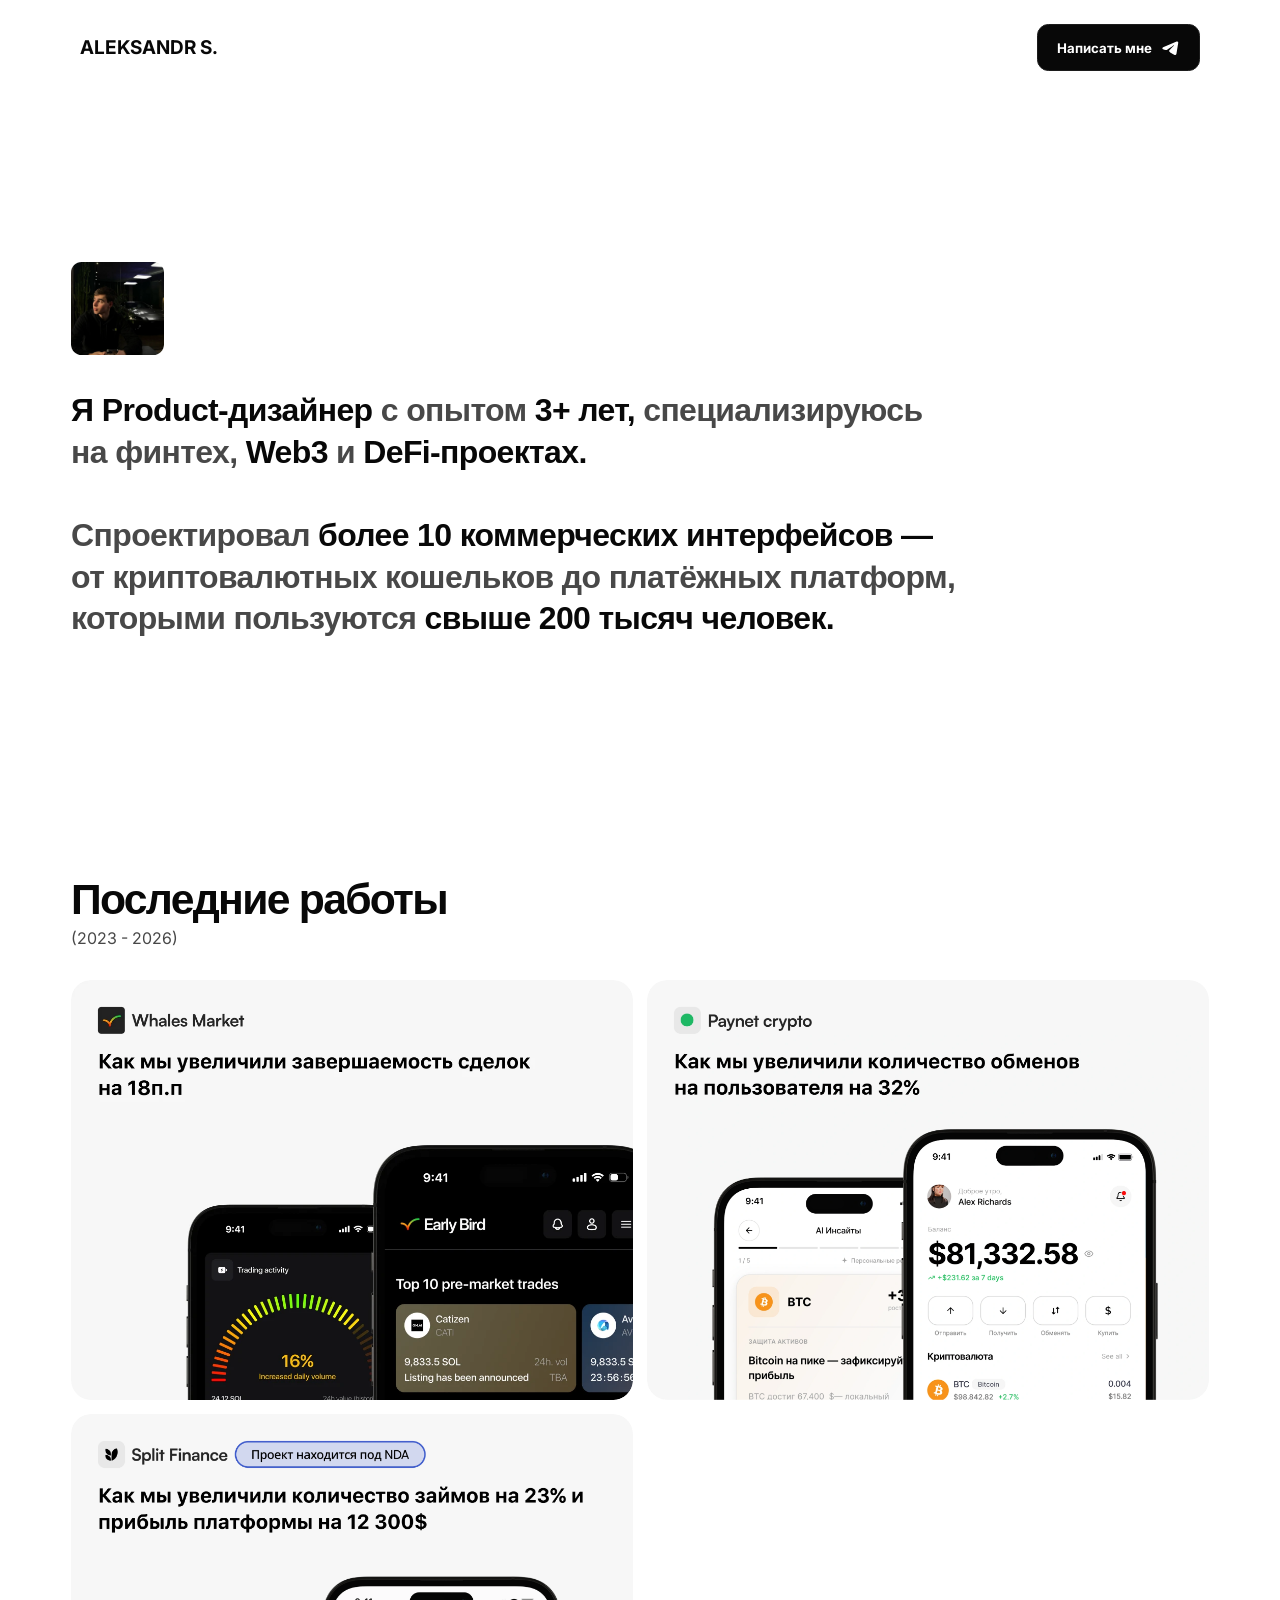
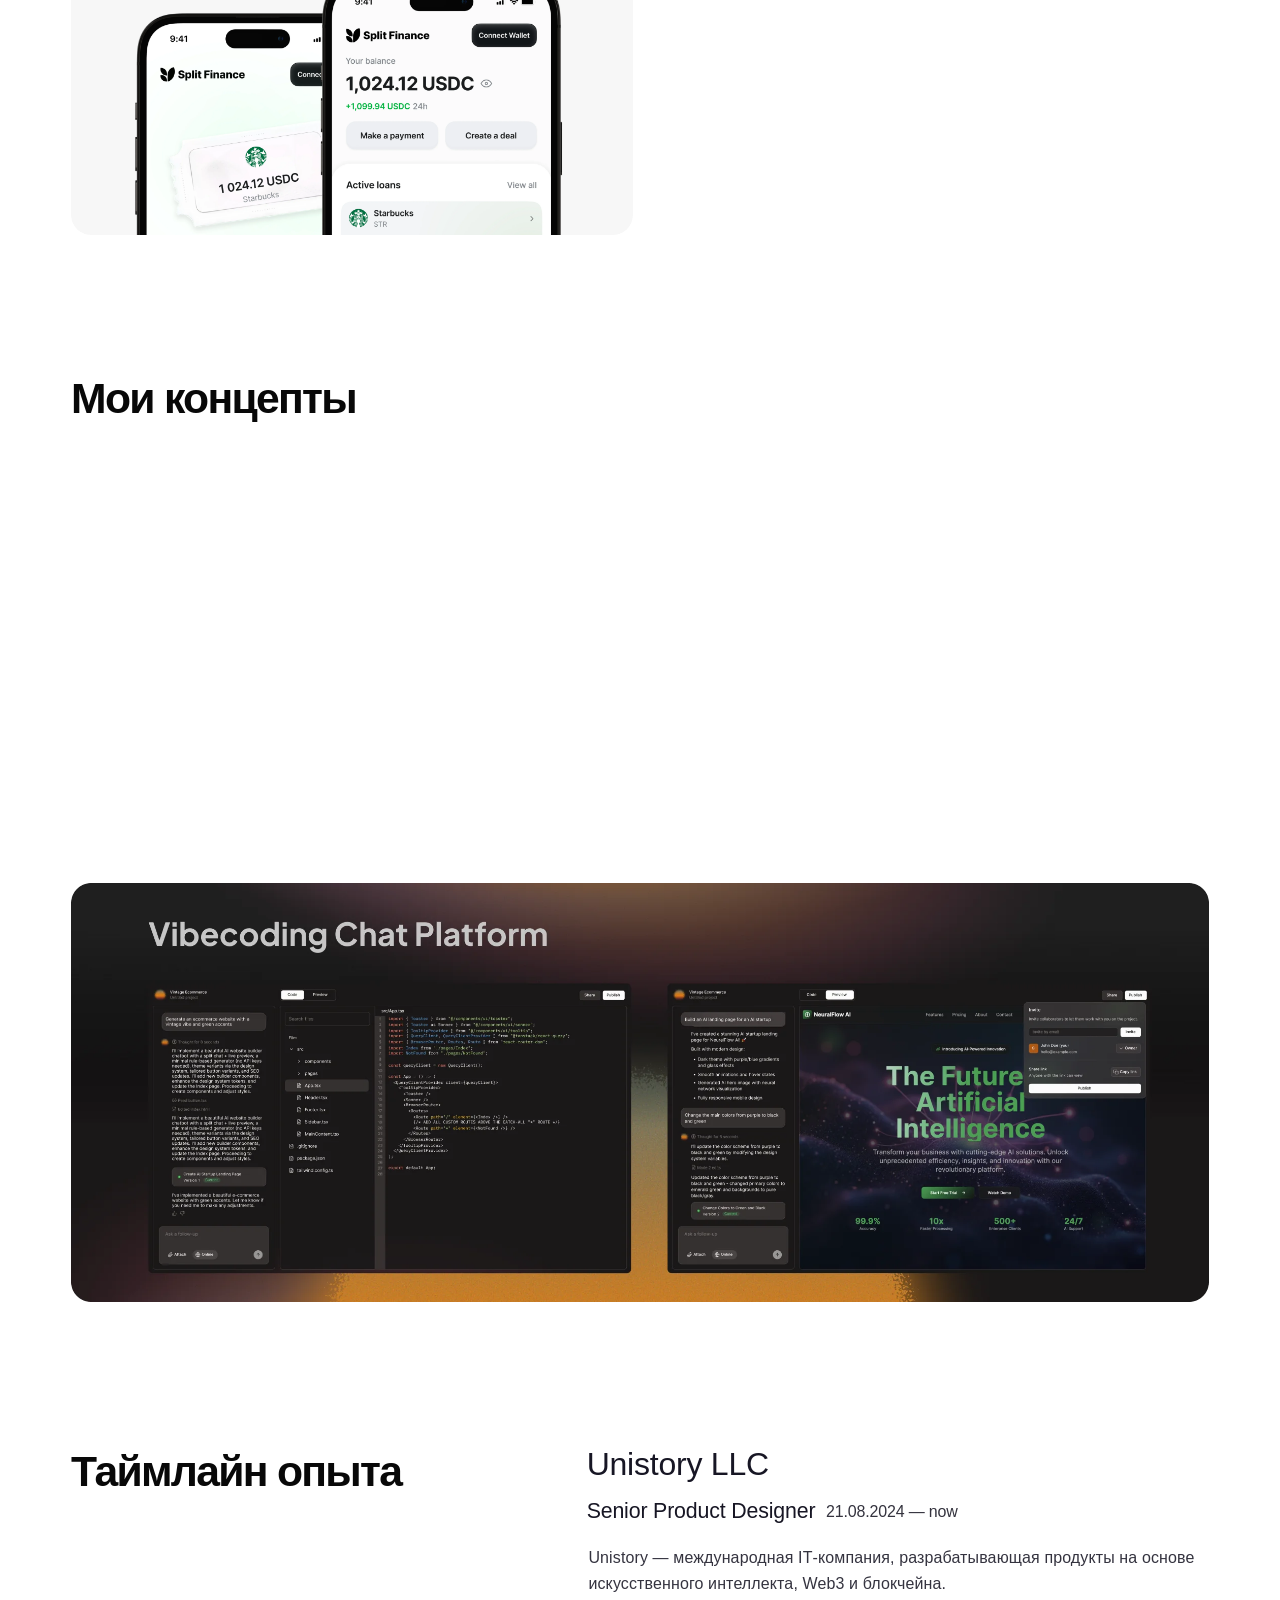
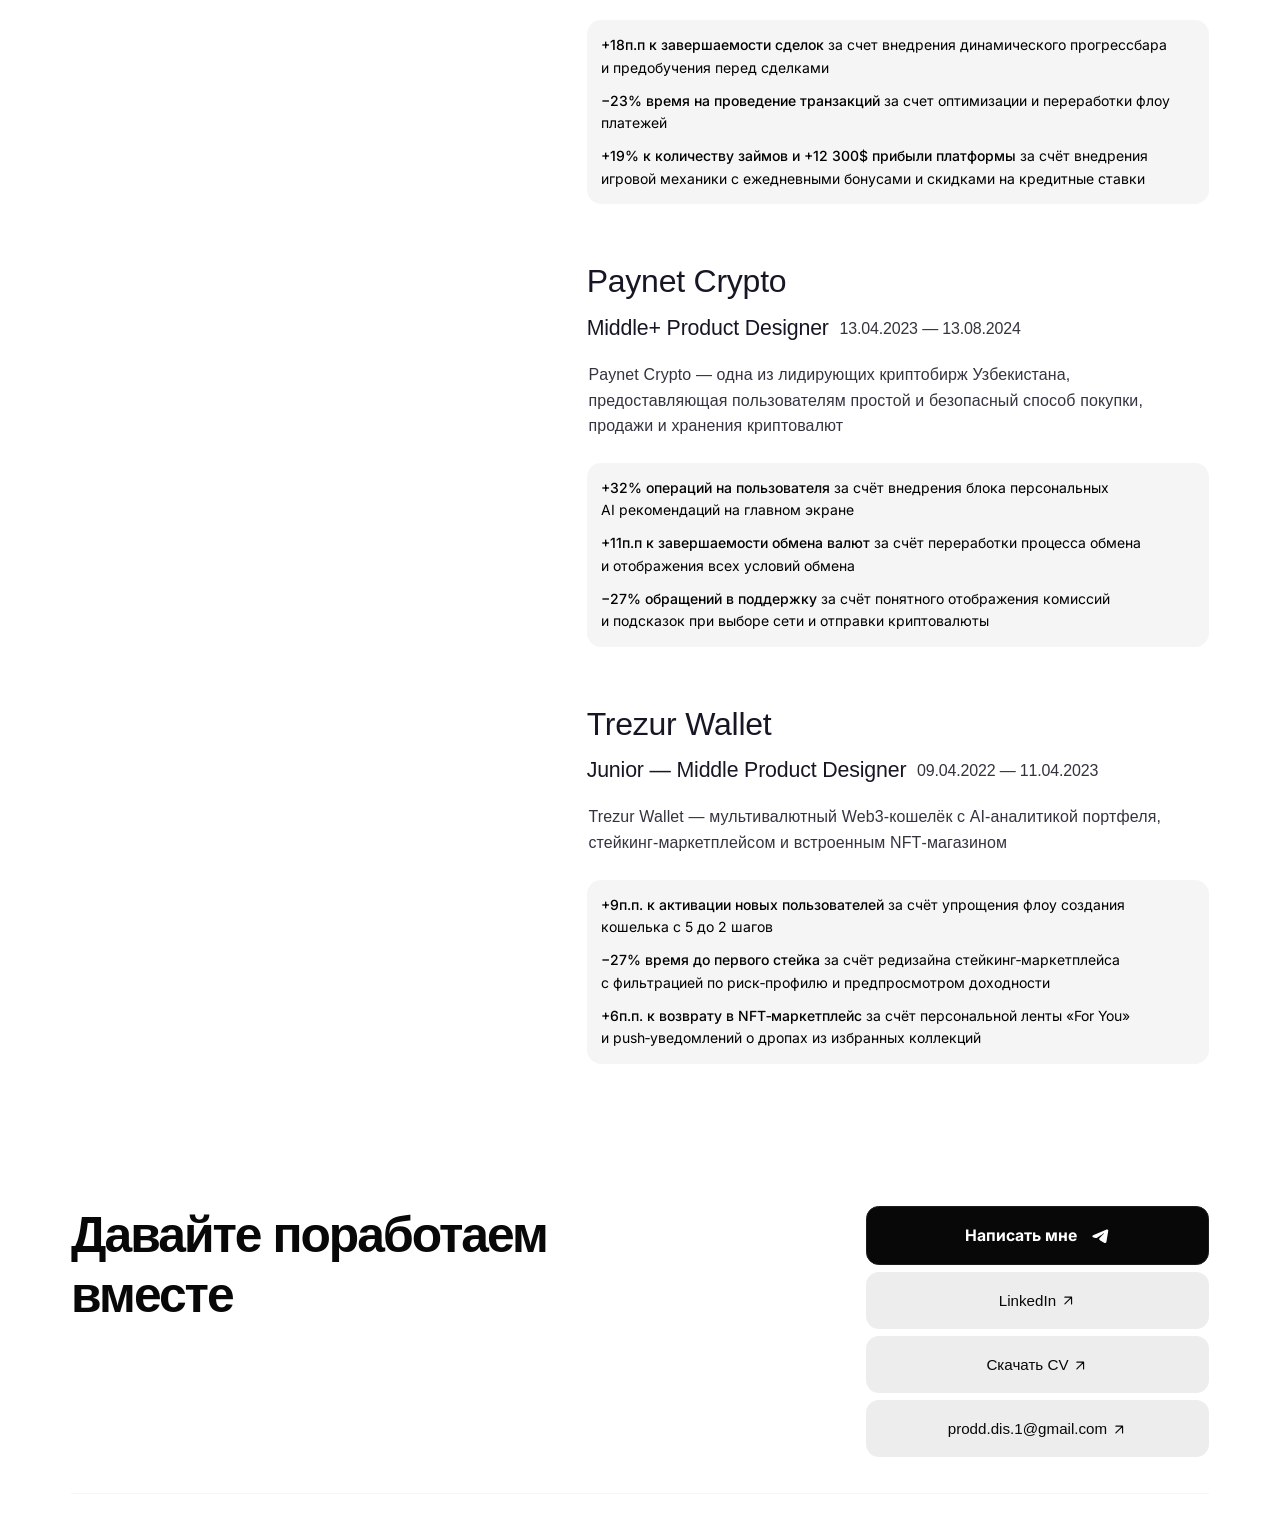
<file: index.html>
<!DOCTYPE html>
<html lang="ru" prefix="og: https://ogp.me/ns#">
<head>
  <meta charset="UTF-8">
  <meta name="viewport" content="width=device-width, initial-scale=1.0">
  <!-- Критичные OG сразу после viewport: Telegram/боты часто читают начало документа -->
  <meta property="og:url" content="https://alsaffronov.vercel.app/">
  <meta property="og:type" content="website">
  <meta property="og:title" content="Aleksandr S. — Product Designer">
  <!-- URL без query: у Telegram иногда ломается превью при ?v= в og:image -->
  <meta property="og:image" content="https://alsaffronov.vercel.app/assets/img/og-share.jpg">
  <meta name="description" content="Портфолио продуктового дизайнера: финтех, Web3, DeFi. Кейсы, концепты и опыт в продуктах с аудиторией 200+ тыс. пользователей.">
  <link rel="canonical" href="https://alsaffronov.vercel.app/">
  <meta property="og:locale" content="ru_RU">
  <meta property="og:site_name" content="Aleksandr S. — Product Designer">
  <meta property="og:description" content="Портфолио продуктового дизайнера: финтех, Web3, DeFi. Кейсы, концепты и опыт в продуктах с аудиторией 200+ тыс. пользователей.">
  <meta property="og:image:secure_url" content="https://alsaffronov.vercel.app/assets/img/og-share.jpg">
  <meta property="og:image:type" content="image/jpeg">
  <meta property="og:image:width" content="1200">
  <meta property="og:image:height" content="630">
  <meta property="og:image:alt" content="Aleksandr S. — Product Designer, портфолио">
  <link rel="image_src" href="https://alsaffronov.vercel.app/assets/img/og-share.jpg">
  <meta name="twitter:card" content="summary_large_image">
  <meta name="twitter:title" content="Aleksandr S. — Product Designer">
  <meta name="twitter:description" content="Портфолио продуктового дизайнера: финтех, Web3, DeFi. Кейсы, концепты и опыт в продуктах с аудиторией 200+ тыс. пользователей.">
  <meta name="twitter:image" content="https://alsaffronov.vercel.app/assets/img/og-share.jpg">
  <script type="application/ld+json">
  {"@context":"https://schema.org","@type":"WebSite","name":"Aleksandr S. — Product Designer","url":"https://alsaffronov.vercel.app/","description":"Портфолио продуктового дизайнера: финтех, Web3, DeFi. Кейсы, концепты и опыт в продуктах с аудиторией 200+ тыс. пользователей.","image":"https://alsaffronov.vercel.app/assets/img/og-share.jpg"}
  </script>
  <title>Aleksandr S. — Product Designer</title>
  <link rel="preconnect" href="https://fonts.googleapis.com">
  <link rel="preconnect" href="https://fonts.gstatic.com" crossorigin>
  <link href="https://fonts.googleapis.com/css2?family=Inter:wght@400;500;600;700&display=optional" rel="stylesheet">
  <link rel="stylesheet" href="css/normalize.css">
  <link rel="stylesheet" href="css/style.css">
</head>
<body>

  <!-- Header -->
  <header class="header">
    <div class="header__container">
      <a href="/" class="header__logo" tabindex="0" aria-label="Александр С. — на главную">ALEKSANDR S.</a>
      <a href="https://t.me/al_saffronov" class="header__contact-button" tabindex="0" aria-label="Написать мне в Telegram" target="_blank" rel="noopener noreferrer">
        Написать мне
        <svg width="18" height="18" viewBox="0 0 32 32" fill="none" xmlns="http://www.w3.org/2000/svg" aria-hidden="true"><path fill-rule="evenodd" clip-rule="evenodd" d="M26.37 5.906c1.45-.61 3.005.617 2.75 2.17l-3.026 18.341c-.292 1.769-2.234 2.783-3.857 1.902-1.357-.738-3.372-1.873-5.187-3.059-.907-.592-3.683-2.492-3.341-3.844.291-1.156 4.958-5.5 7.625-8.083 1.047-1.015.57-1.601-.667-.668-3.069 2.318-7.996 5.842-9.625 6.834-1.438.875-2.188 1.024-3.084.875-1.634-.273-3.15-.694-4.388-1.207-1.672-.694-1.594-2.992-.004-3.661L26.37 5.906Z" fill="currentColor"/></svg>
      </a>
    </div>
  </header>

  <main>

    <!-- Hero -->
    <section class="hero">
      <div class="hero__container">
        <img
          class="hero__image reveal"
          src="assets/img/avatar.webp"
          alt="Фотография Александра — продуктовый дизайнер"
          width="104"
          height="104"
          loading="eager"
          fetchpriority="high"
          decoding="async"
        >
        <div class="hero__content reveal">
          <p class="hero__description"><strong>Я&nbsp;Product&#8209;дизайнер</strong> с&nbsp;опытом <strong>3+&nbsp;лет,</strong> специализируюсь на&nbsp;финтех, <strong>Web3</strong> и&nbsp;<strong>DeFi&#8209;проектах.</strong><br><br>Спроектировал <strong>более 10&nbsp;коммерческих интерфейсов&nbsp;&mdash;</strong> от&nbsp;криптовалютных кошельков до&nbsp;платёжных платформ, которыми пользуются <strong>свыше&nbsp;200&nbsp;тысяч&nbsp;человек.</strong></p>
        </div>
      </div>
    </section>

    <!-- Works -->
    <section class="works" id="works">
      <div class="works__header reveal">
        <div class="works__title-block">
          <div class="works__title-group">
            <h2 class="works__title">Последние работы</h2>
            <span class="works__period">(2023 - 2026)</span>
          </div>
        </div>
      </div>
      <div class="works__cards">
        <a href="case-whales.html" class="works__card works__card--whales reveal" tabindex="0" aria-label="Кейс Whales Market — увеличение завершаемости сделок на 18п.п">
          <picture>
            <source media="(min-width: 769px)" srcset="assets/img/card-whales-desktop.webp" width="552" height="413">
            <img src="assets/img/card-whales-mobile.webp" alt="Whales Market — увеличение завершаемости сделок на 18п.п" loading="lazy" decoding="async" width="345" height="325">
          </picture>
        </a>
        <a href="case-paynet.html" class="works__card works__card--paynet reveal" tabindex="0" aria-label="Кейс Paynet Crypto — увеличение числа новых пользователей на 17%">
          <picture>
            <source media="(min-width: 769px)" srcset="assets/img/card-paynet-desktop.webp?v=7" width="552" height="413">
            <img src="assets/img/card-paynet-mobile.webp?v=2" alt="Paynet Crypto — увеличение обменов на 32%" loading="lazy" decoding="async" width="345" height="325">
          </picture>
        </a>
        <div class="works__card works__card--nda reveal" aria-label="Кейс под NDA">
          <picture>
            <source media="(min-width: 769px)" srcset="assets/img/card-nda1-desktop.webp" width="552" height="413">
            <img src="assets/img/card-nda1-mobile.webp" alt="Кейс под NDA" loading="lazy" decoding="async" width="345" height="325">
          </picture>
        </div>
        <div class="works__card works__card--nda reveal" aria-label="Кейс под NDA">
          <picture>
            <source media="(min-width: 769px)" srcset="assets/img/card-nda2-desktop.webp" width="552" height="413">
            <img src="assets/img/card-nda2-mobile.webp" alt="Кейс под NDA" loading="lazy" decoding="async" width="345" height="325">
          </picture>
        </div>
      </div>
    </section>

    <!-- Concepts -->
    <section class="concepts" id="concepts" aria-labelledby="concepts-title">
      <div class="concepts__inner">
        <div class="concepts__header reveal">
          <h2 class="concepts__title" id="concepts-title">Мои концепты</h2>
        </div>

        <div class="concepts__desktop">
          <div class="concepts__stagger-desktop">
            <figure class="concepts__figure concepts__figure--half reveal">
              <img src="assets/img/concept-1-desktop.webp" alt="Концепт интерфейса — превью 1" width="552" height="413" loading="lazy" decoding="async">
            </figure>
            <figure class="concepts__figure concepts__figure--half reveal">
              <img src="assets/img/concept-2-desktop.webp" alt="Концепт интерфейса — превью 2" width="552" height="413" loading="lazy" decoding="async">
            </figure>
            <figure class="concepts__figure concepts__figure--wide reveal">
              <img src="assets/img/concept-cover-desktop.webp" alt="Концепт интерфейса — превью 3" width="1120" height="413" loading="lazy" decoding="async">
            </figure>
          </div>
        </div>

        <div class="concepts__mobile">
          <div class="concepts__stagger-mobile">
            <figure class="concepts__figure reveal">
              <img src="assets/img/concept-1-mobile.webp" alt="Концепт интерфейса — превью 1" width="345" height="258" loading="lazy" decoding="async">
            </figure>
            <figure class="concepts__figure reveal">
              <img src="assets/img/concept-2-mobile.webp" alt="Концепт интерфейса — превью 2" width="345" height="258" loading="lazy" decoding="async">
            </figure>
            <figure class="concepts__figure reveal">
              <img src="assets/img/concept-3-mobile.webp" alt="Концепт интерфейса — превью 3" width="345" height="258" loading="lazy" decoding="async">
            </figure>
          </div>
        </div>
      </div>
    </section>

    <!-- Timeline -->
    <section class="timeline">
      <div class="timeline__container">
        <div class="timeline__header reveal">
          <h2 class="timeline__title">Таймлайн опыта</h2>
        </div>
        <div class="timeline__items">
          <article class="timeline__item reveal">
            <h3 class="timeline__company">Unistory LLC</h3>
            <div class="timeline__details">
              <div class="timeline__role-row">
                <span class="timeline__role">Senior Product Designer</span>
                <span class="timeline__date">21.08.2024&nbsp;&mdash; now</span>
              </div>
              <p class="timeline__description">Unistory&nbsp;&mdash; международная IT&#8209;компания, разрабатывающая продукты на&nbsp;основе искусственного интеллекта, Web3 и&nbsp;блокчейна.</p>
              <div class="timeline__achievements">
                <p class="timeline__achievement"><strong>+18п.п к&nbsp;завершаемости сделок</strong> за&nbsp;счет внедрения динамического прогрессбара и&nbsp;предобучения перед сделками</p>
                <p class="timeline__achievement"><strong>&minus;23% время на&nbsp;проведение транзакций</strong> за&nbsp;счет оптимизации и&nbsp;переработки флоу платежей</p>
                <p class="timeline__achievement"><strong>+19% к&nbsp;количеству займов и&nbsp;+12&nbsp;300$ прибыли платформы</strong> за&nbsp;счёт внедрения игровой механики с&nbsp;ежедневными бонусами и&nbsp;скидками на&nbsp;кредитные ставки</p>
              </div>
            </div>
          </article>
          <article class="timeline__item reveal">
            <h3 class="timeline__company">Paynet Crypto</h3>
            <div class="timeline__details">
              <div class="timeline__role-row">
                <span class="timeline__role">Middle+ Product Designer</span>
                <span class="timeline__date">13.04.2023&nbsp;&mdash; 13.08.2024</span>
              </div>
              <p class="timeline__description">Paynet Crypto&nbsp;&mdash; одна из&nbsp;лидирующих криптобирж Узбекистана, предоставляющая пользователям простой и&nbsp;безопасный способ покупки, продажи и&nbsp;хранения криптовалют</p>
              <div class="timeline__achievements">
                <p class="timeline__achievement"><strong>+32% операций на&nbsp;пользователя</strong> за&nbsp;счёт внедрения блока персональных AI&nbsp;рекомендаций на&nbsp;главном экране</p>
                <p class="timeline__achievement"><strong>+11п.п к&nbsp;завершаемости обмена валют</strong> за&nbsp;счёт переработки процесса обмена и&nbsp;отображения всех условий обмена</p>
                <p class="timeline__achievement"><strong>&minus;27% обращений в&nbsp;поддержку</strong> за&nbsp;счёт понятного отображения комиссий и&nbsp;подсказок при&nbsp;выборе сети и&nbsp;отправки криптовалюты</p>
              </div>
            </div>
          </article>
          <article class="timeline__item reveal">
            <h3 class="timeline__company">Trezur Wallet</h3>
            <div class="timeline__details">
              <div class="timeline__role-row">
                <span class="timeline__role">Junior&nbsp;&mdash; Middle Product Designer</span>
                <span class="timeline__date">09.04.2022&nbsp;&mdash; 11.04.2023</span>
              </div>
              <p class="timeline__description">Trezur Wallet&nbsp;&mdash; мультивалютный Web3&#8209;кошелёк с&nbsp;AI&#8209;аналитикой портфеля, стейкинг&#8209;маркетплейсом и&nbsp;встроенным NFT&#8209;магазином</p>
              <div class="timeline__achievements">
                <p class="timeline__achievement"><strong>+9п.п. к&nbsp;активации новых пользователей</strong> за&nbsp;счёт упрощения флоу создания кошелька с&nbsp;5 до&nbsp;2&nbsp;шагов</p>
                <p class="timeline__achievement"><strong>&minus;27% время до&nbsp;первого стейка</strong> за&nbsp;счёт редизайна стейкинг&#8209;маркетплейса с&nbsp;фильтрацией по&nbsp;риск&#8209;профилю и&nbsp;предпросмотром доходности</p>
                <p class="timeline__achievement"><strong>+6п.п. к&nbsp;возврату в&nbsp;NFT&#8209;маркетплейс</strong> за&nbsp;счёт персональной ленты «For&nbsp;You» и&nbsp;push&#8209;уведомлений о&nbsp;дропах из&nbsp;избранных коллекций</p>
              </div>
            </div>
          </article>
        </div>
      </div>
    </section>

  </main>

  <!-- Footer -->
  <footer class="footer" id="contacts">
    <div class="footer__content">
      <div class="footer__top">
        <h2 class="footer__title reveal">Давайте поработаем<br>вместе</h2>
        <div class="footer__actions reveal">
          <a href="https://t.me/al_saffronov" class="footer__button-primary" tabindex="0" aria-label="Написать мне в Telegram" target="_blank" rel="noopener noreferrer">
            <span>Написать мне</span>
            <svg width="32" height="32" viewBox="0 0 32 32" fill="none" xmlns="http://www.w3.org/2000/svg" aria-hidden="true"><path fill-rule="evenodd" clip-rule="evenodd" d="M26.37 5.906c1.45-.61 3.005.617 2.75 2.17l-3.026 18.341c-.292 1.769-2.234 2.783-3.857 1.902-1.357-.738-3.372-1.873-5.187-3.059-.907-.592-3.683-2.492-3.341-3.844.291-1.156 4.958-5.5 7.625-8.083 1.047-1.015.57-1.601-.667-.668-3.069 2.318-7.996 5.842-9.625 6.834-1.438.875-2.188 1.024-3.084.875-1.634-.273-3.15-.694-4.388-1.207-1.672-.694-1.594-2.992-.004-3.661L26.37 5.906Z" fill="currentColor"/></svg>
          </a>
          <nav class="footer__links" aria-label="Контакты и ссылки">
            <a href="https://www.linkedin.com/in/aleksandr-safronov-081883373" class="footer__link" tabindex="0" aria-label="LinkedIn профиль" target="_blank" rel="noopener noreferrer">
              <span>LinkedIn</span>
              <svg width="20" height="20" viewBox="0 0 24 24" fill="none" xmlns="http://www.w3.org/2000/svg" aria-hidden="true"><path d="M7.2 7.648h9.9m0 0v9.9m0-9.9L7.2 17.548" stroke="currentColor" stroke-width="1.68" stroke-linecap="round" stroke-linejoin="round"/></svg>
            </a>
            <a href="assets/docs/aleksandr-safronov-cv.pdf" class="footer__link" tabindex="0" aria-label="Открыть резюме PDF в новой вкладке" target="_blank" rel="noopener noreferrer">
              <span>Скачать CV</span>
              <svg width="20" height="20" viewBox="0 0 24 24" fill="none" xmlns="http://www.w3.org/2000/svg" aria-hidden="true"><path d="M7.2 7.648h9.9m0 0v9.9m0-9.9L7.2 17.548" stroke="currentColor" stroke-width="1.68" stroke-linecap="round" stroke-linejoin="round"/></svg>
            </a>
            <a href="mailto:prodd.dis.1@gmail.com" class="footer__link" tabindex="0" aria-label="Написать на email">
              <span>prodd.dis.1@gmail.com</span>
              <svg width="20" height="20" viewBox="0 0 24 24" fill="none" xmlns="http://www.w3.org/2000/svg" aria-hidden="true"><path d="M7.2 7.648h9.9m0 0v9.9m0-9.9L7.2 17.548" stroke="currentColor" stroke-width="1.68" stroke-linecap="round" stroke-linejoin="round"/></svg>
            </a>
          </nav>
        </div>
      </div>
      <hr class="footer__separator">
    </div>
  </footer>

  <script src="js/main.js"></script>
</body>
</html>
</file>
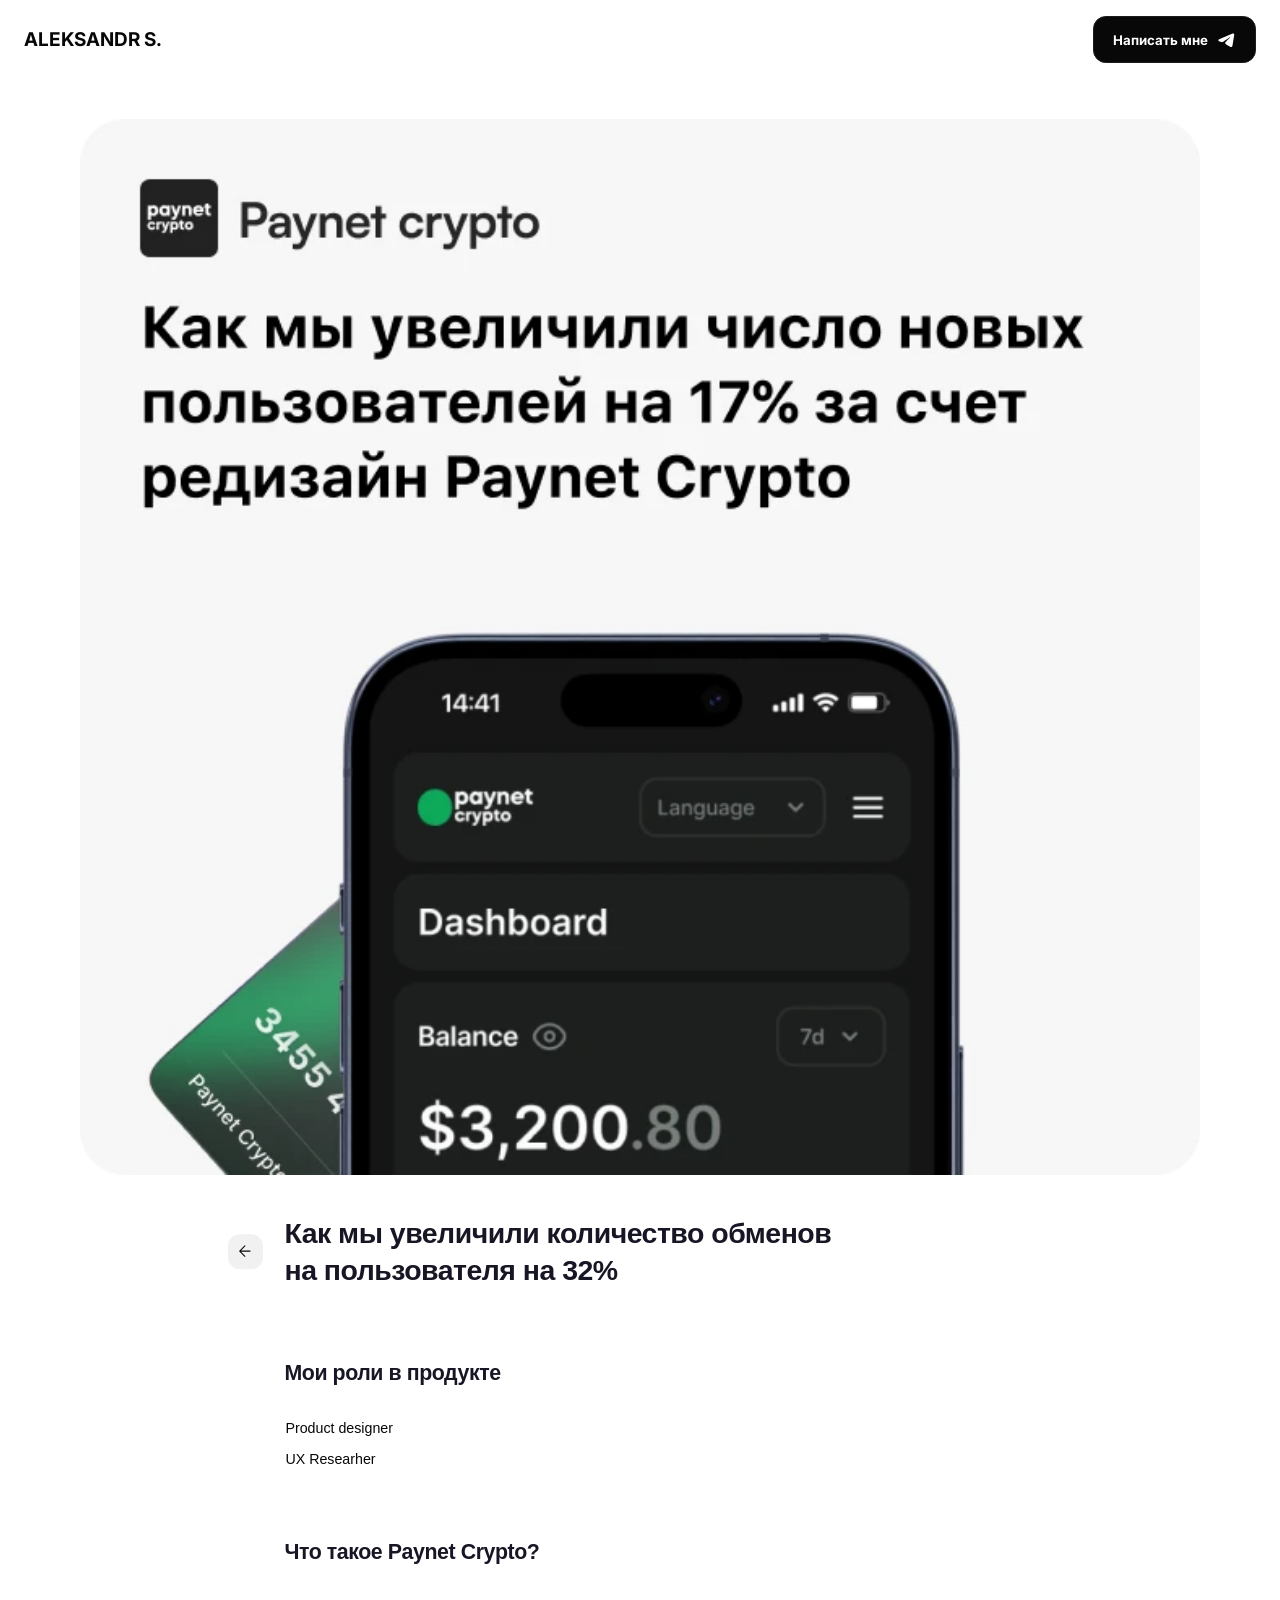
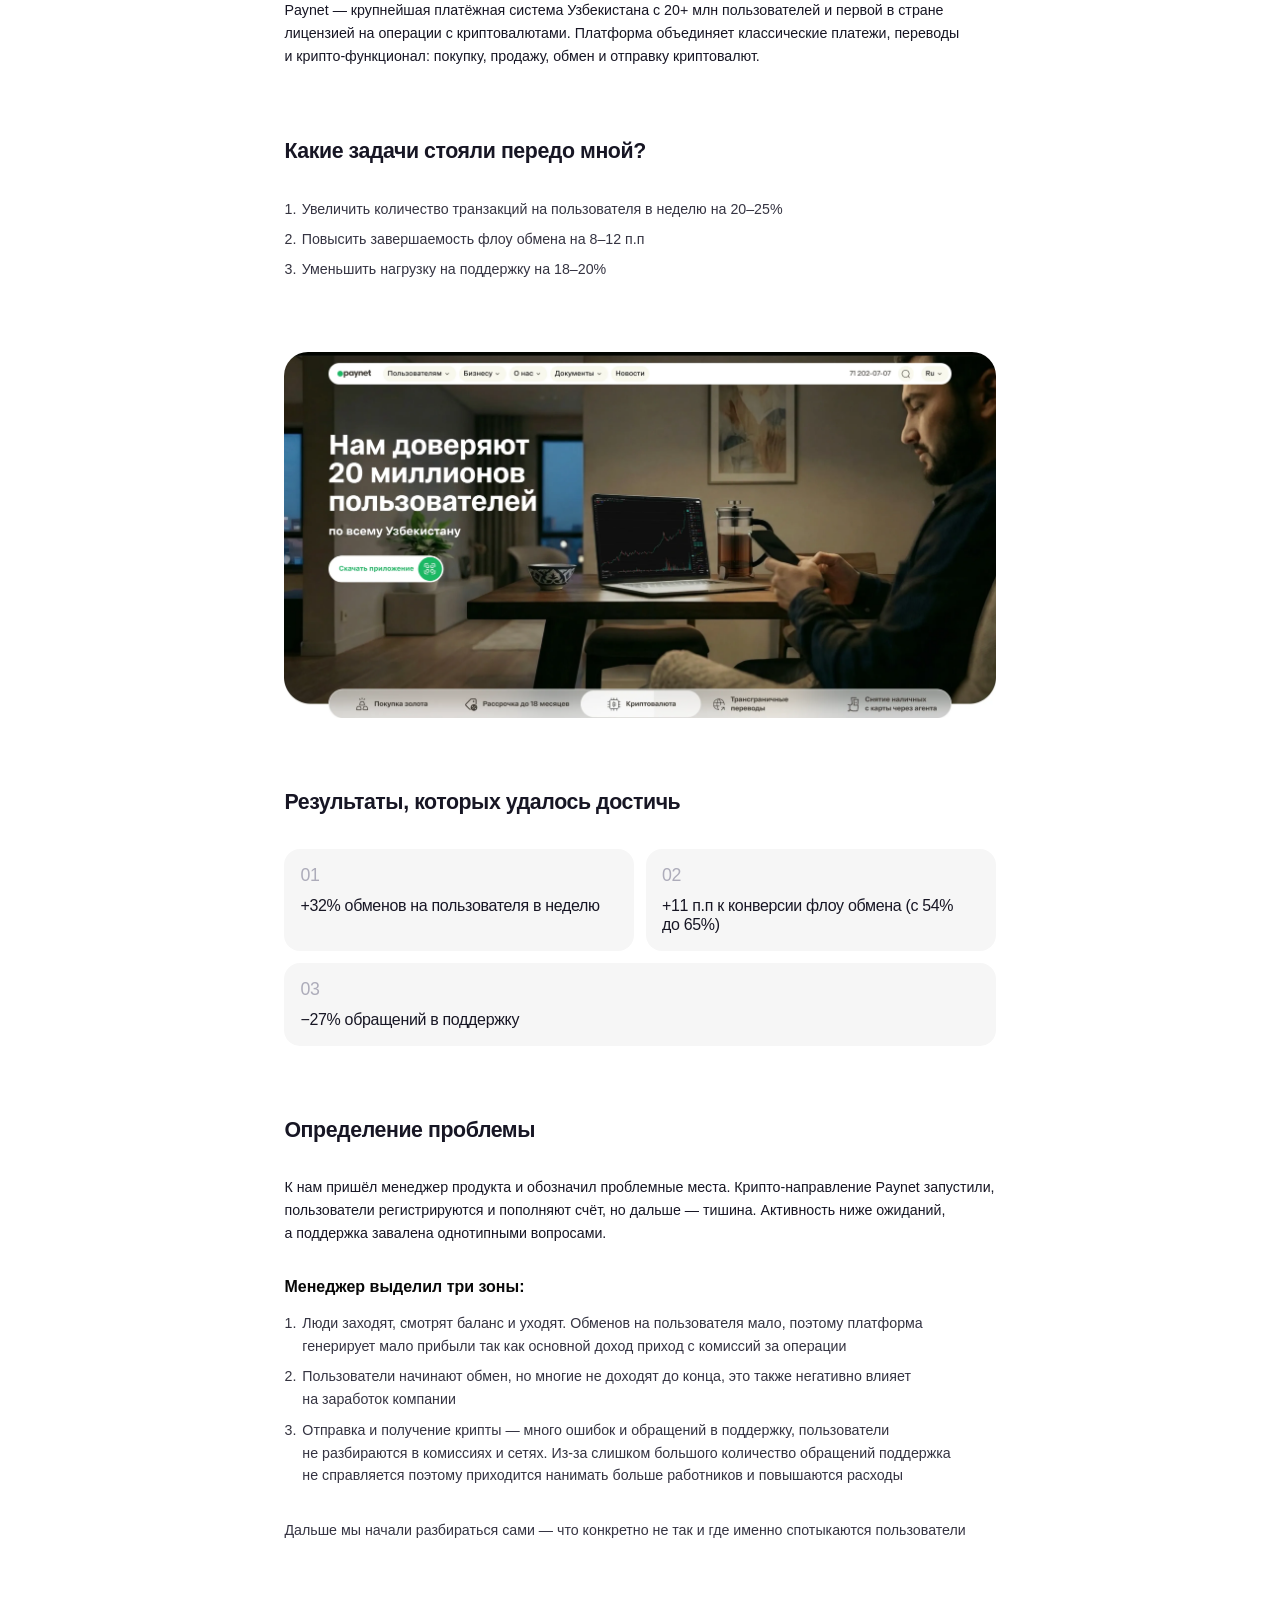
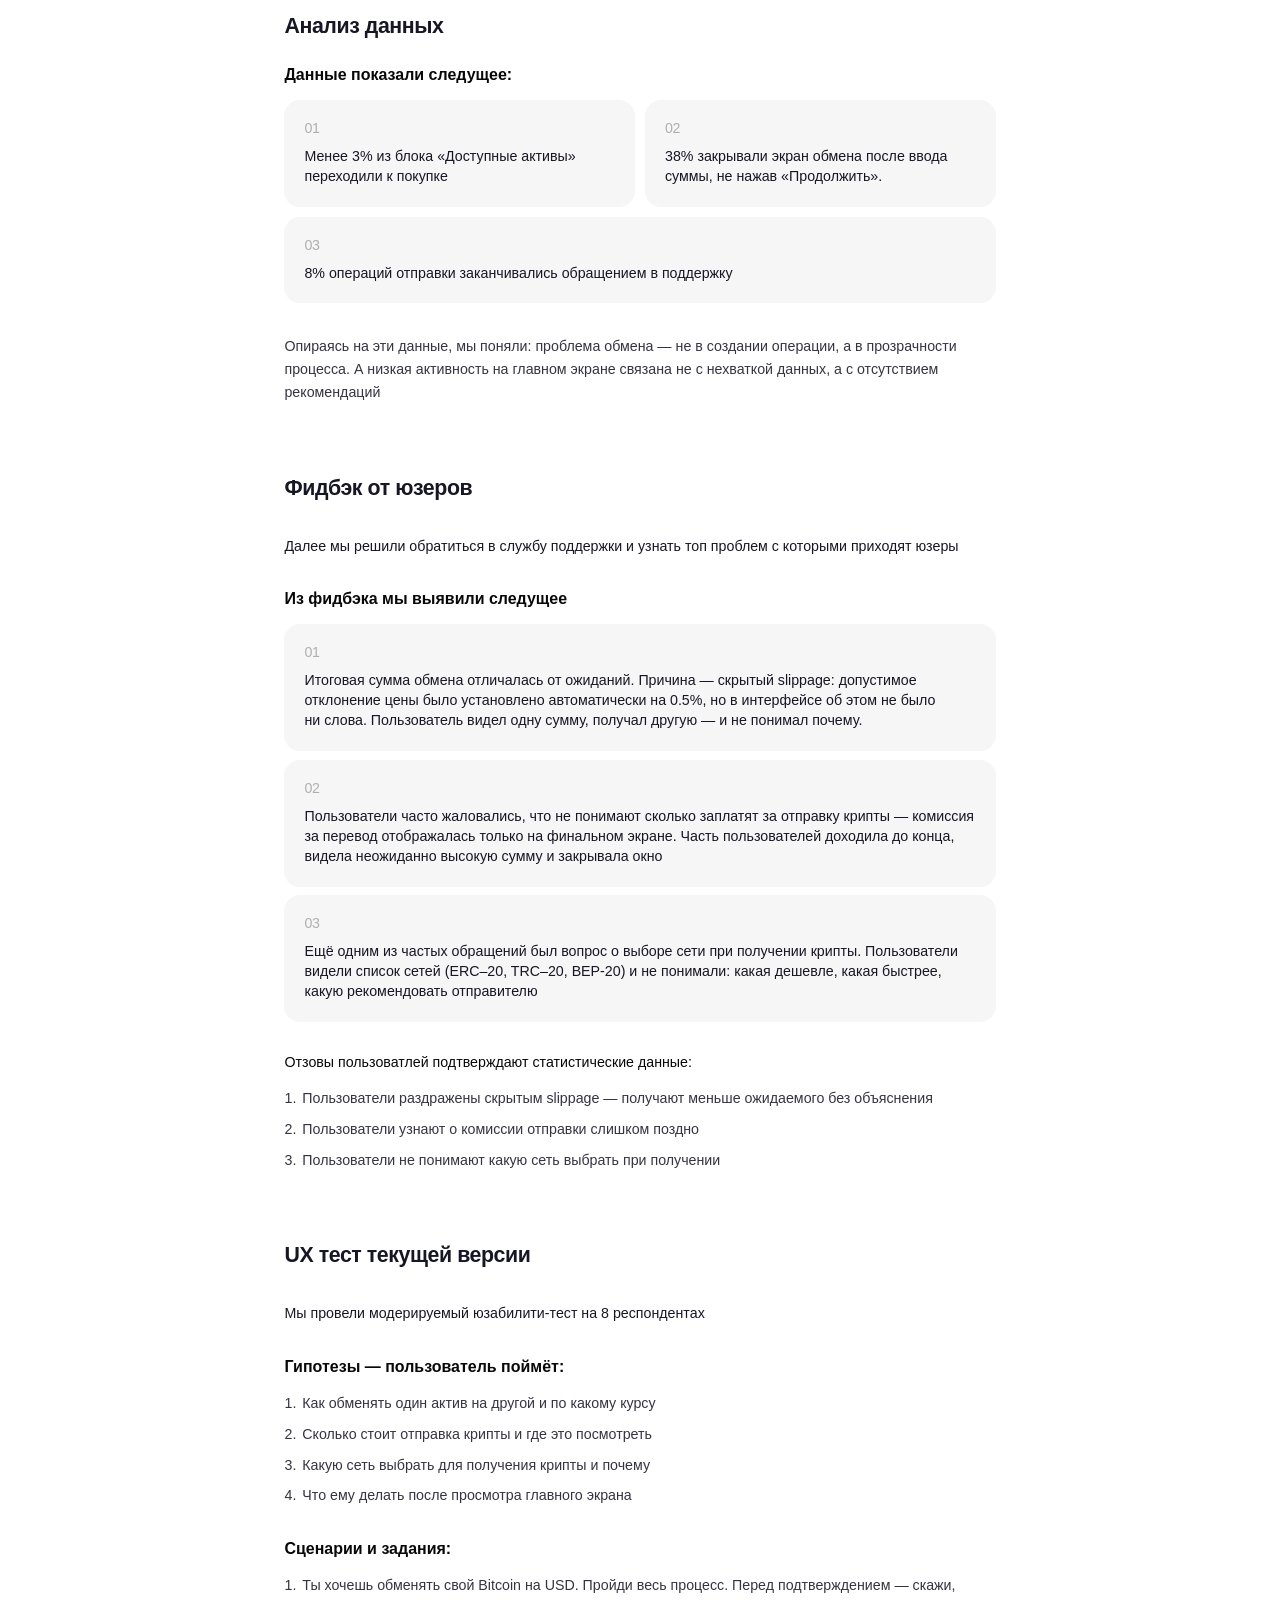
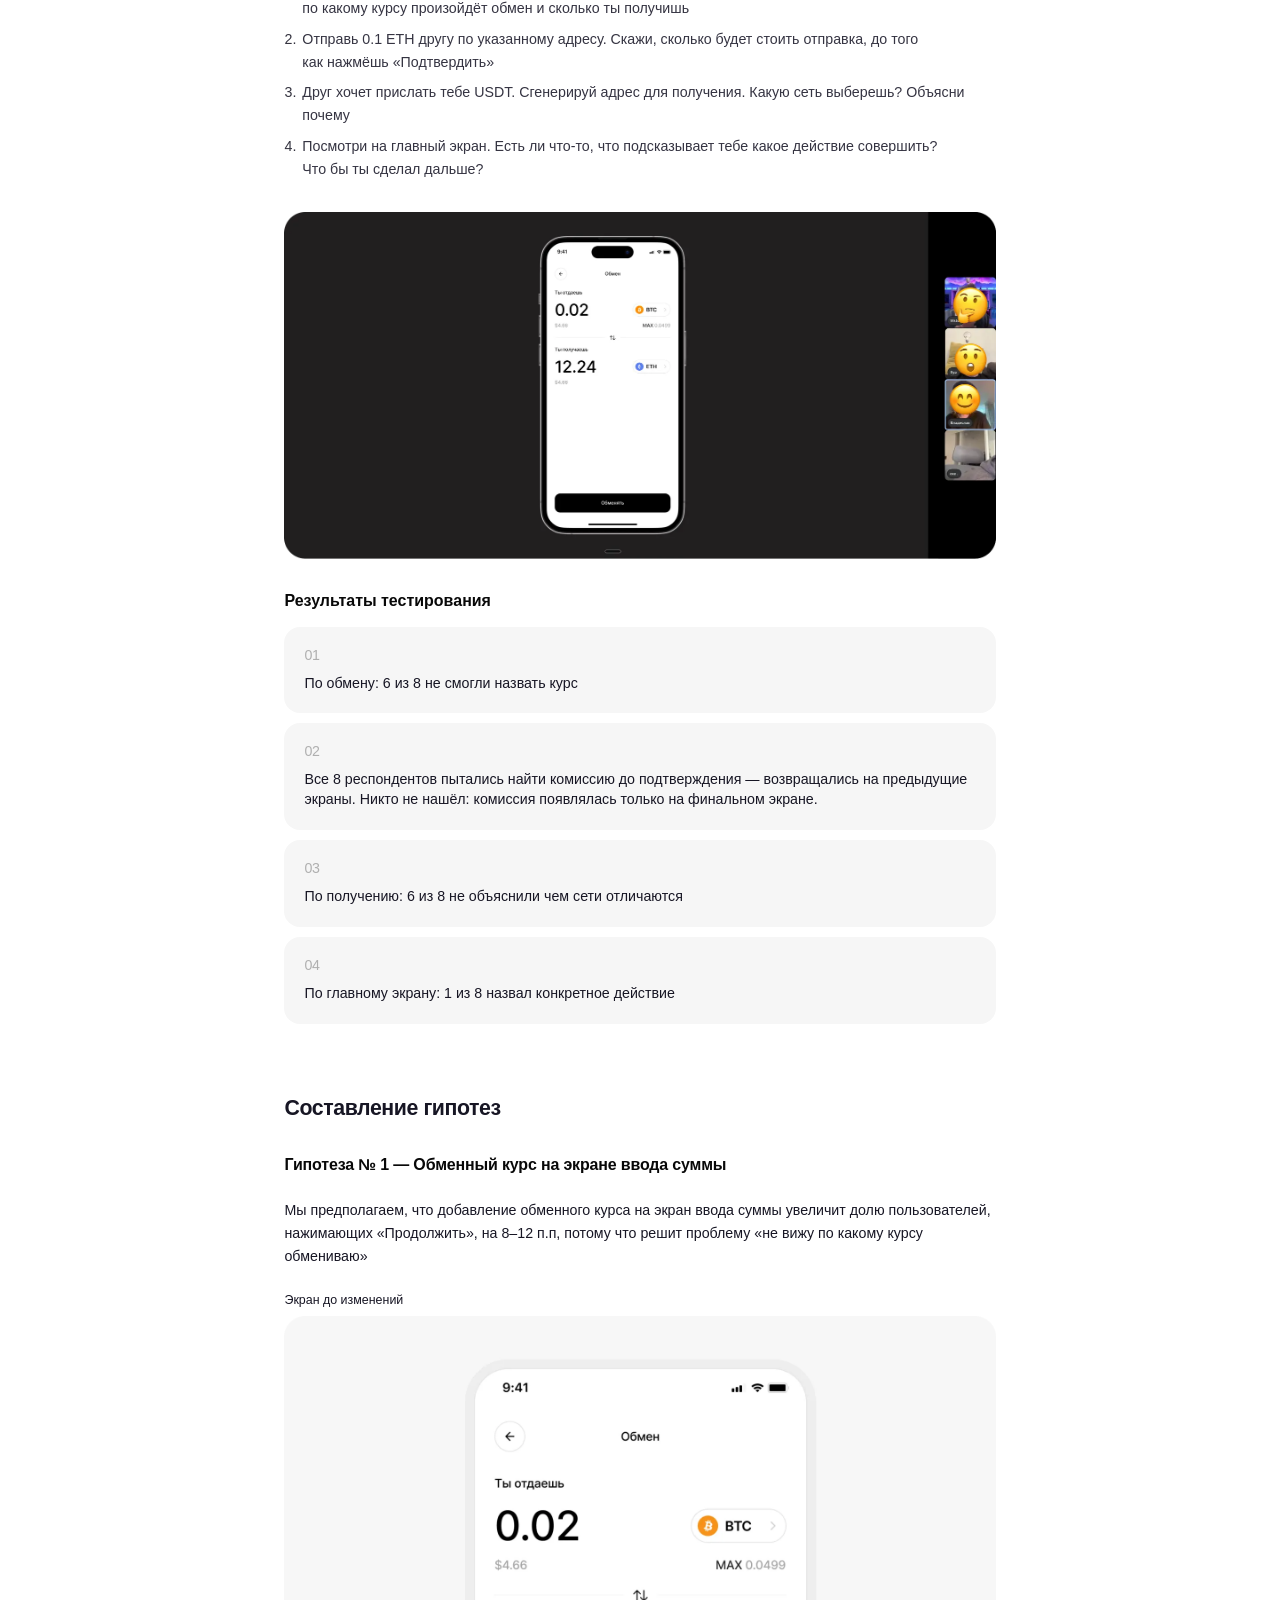
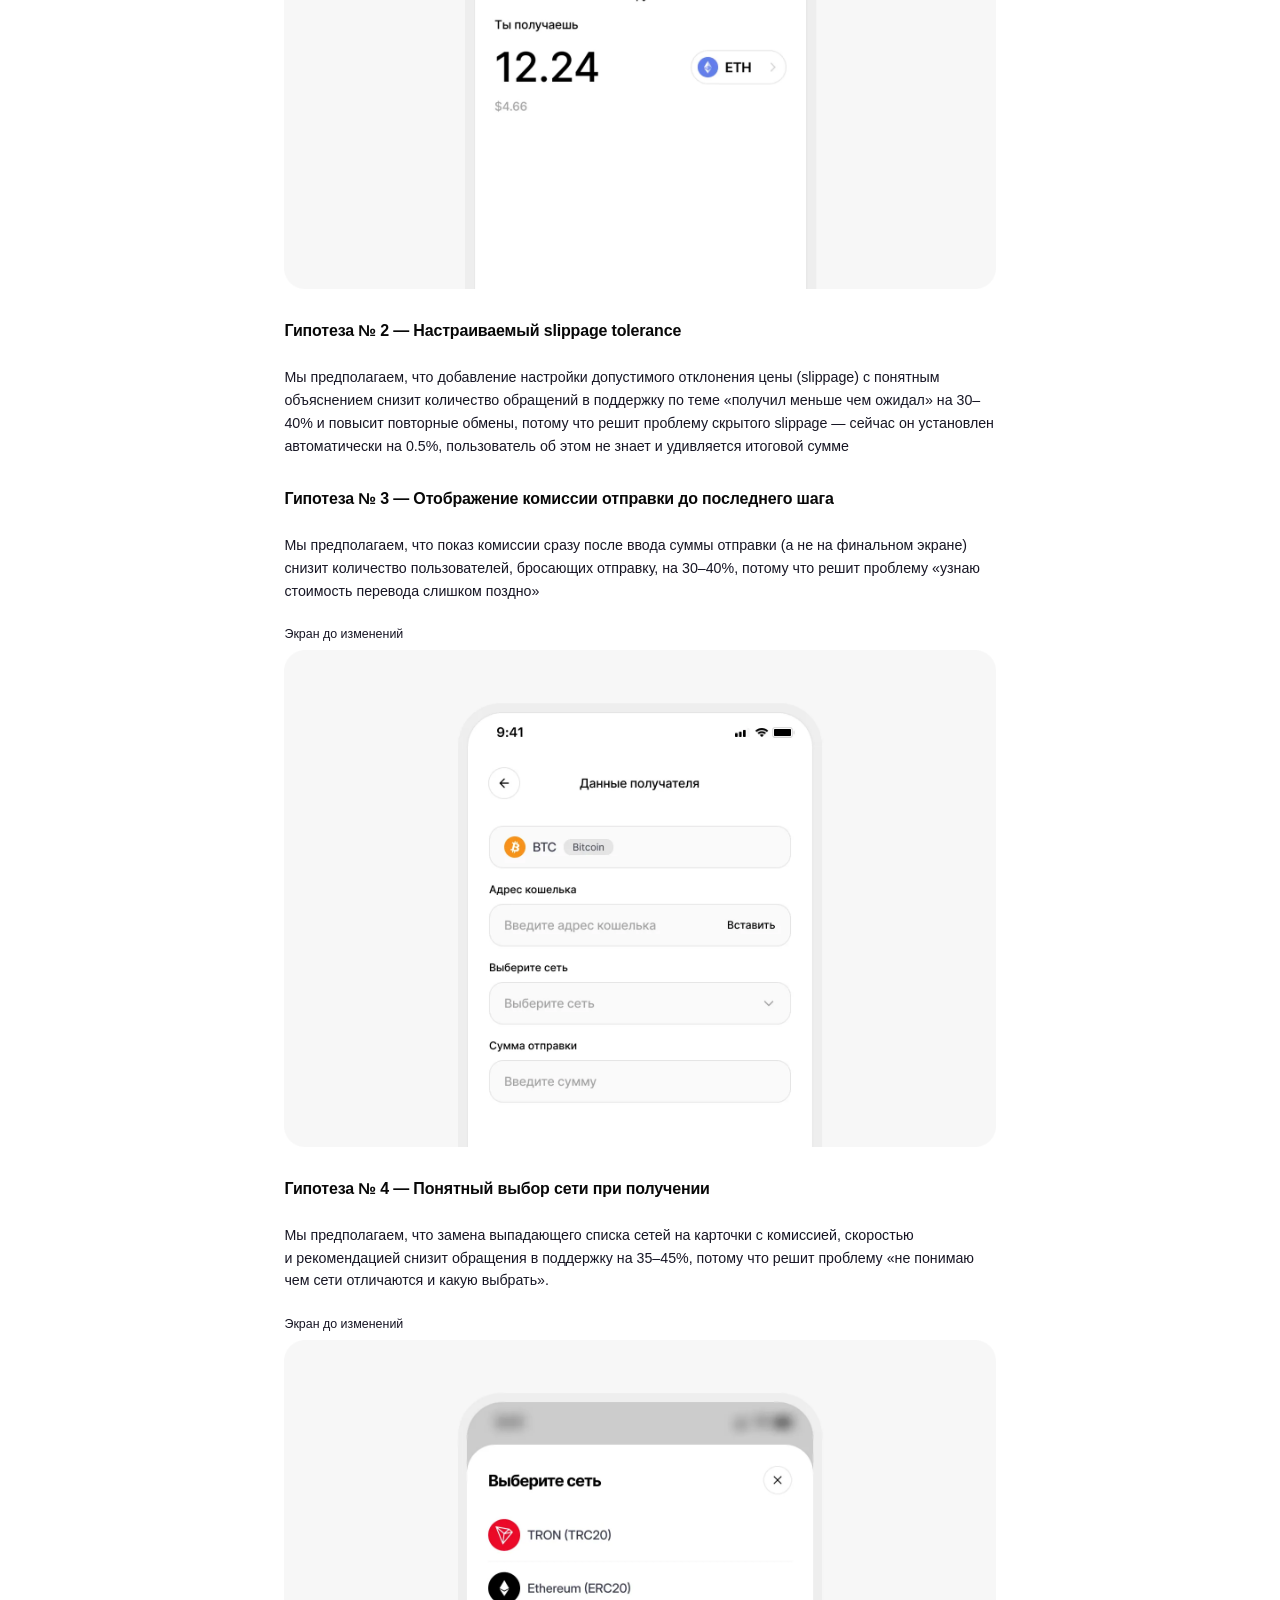
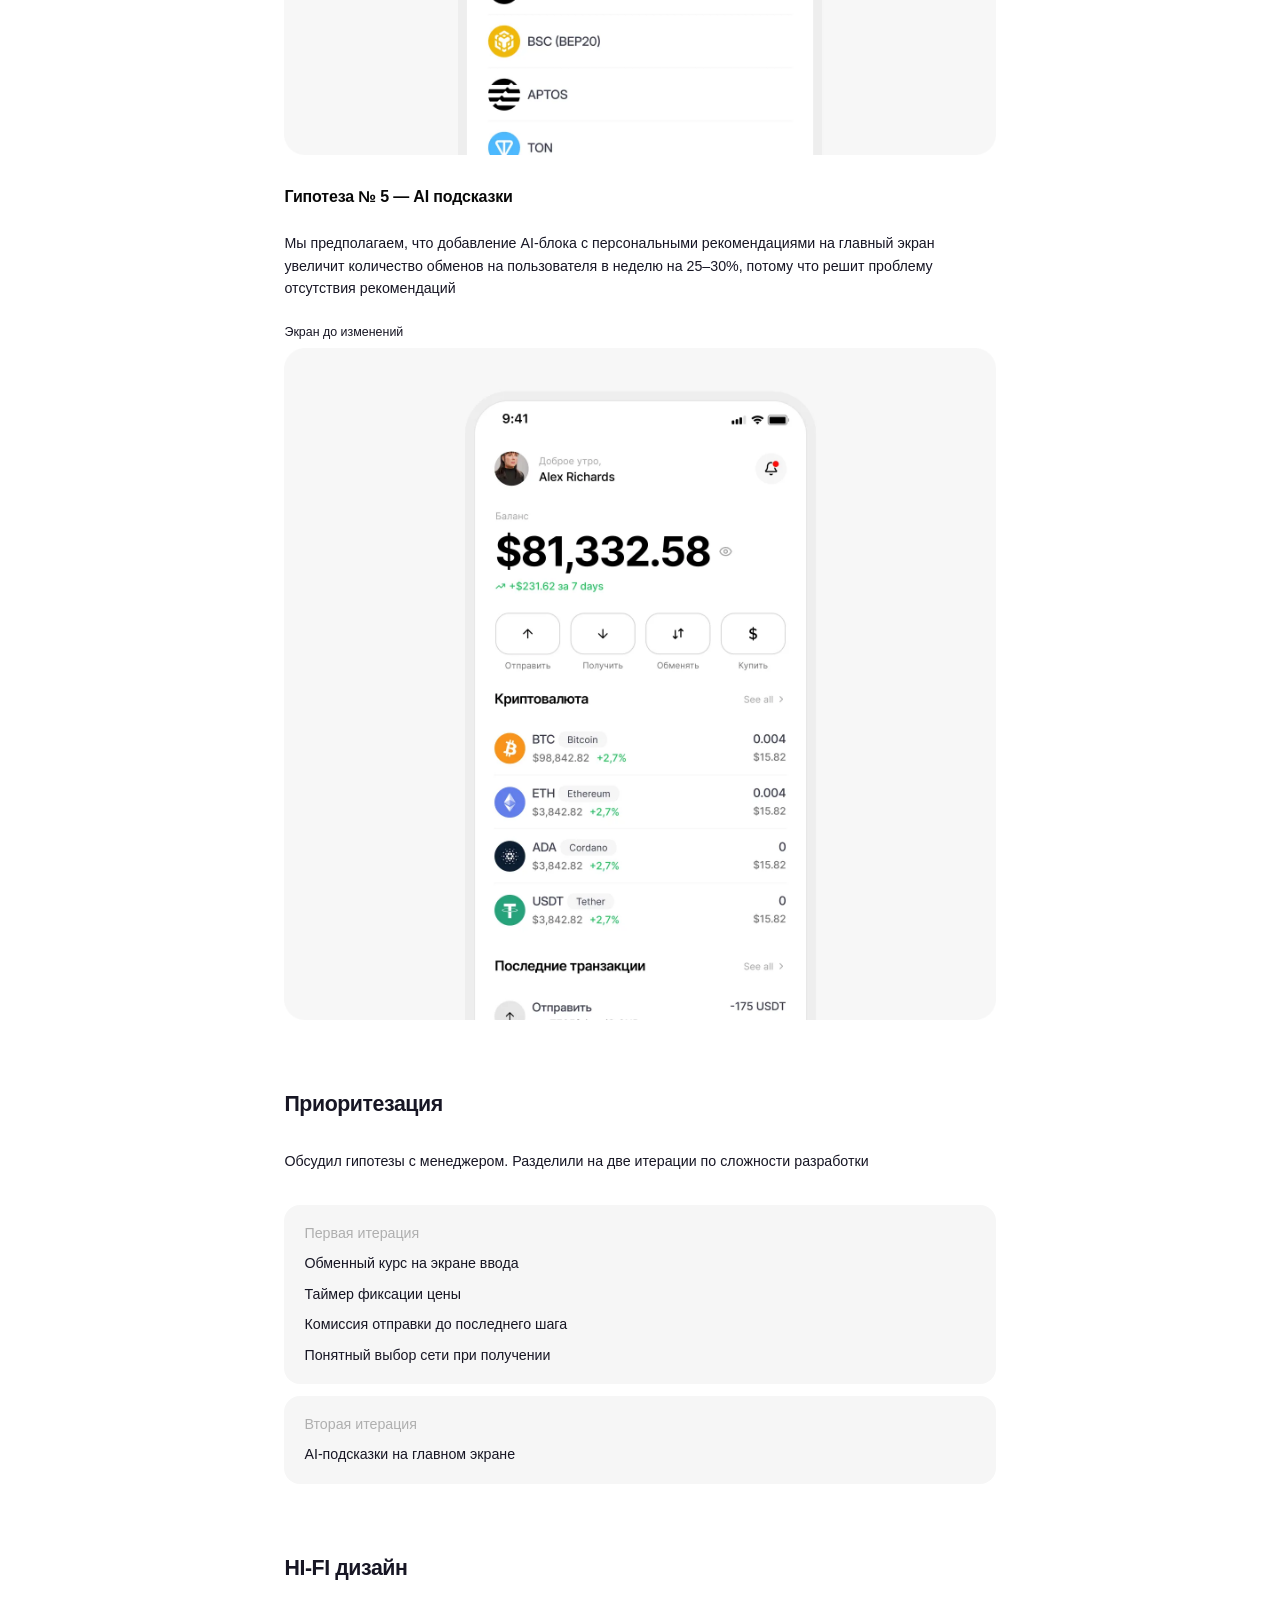
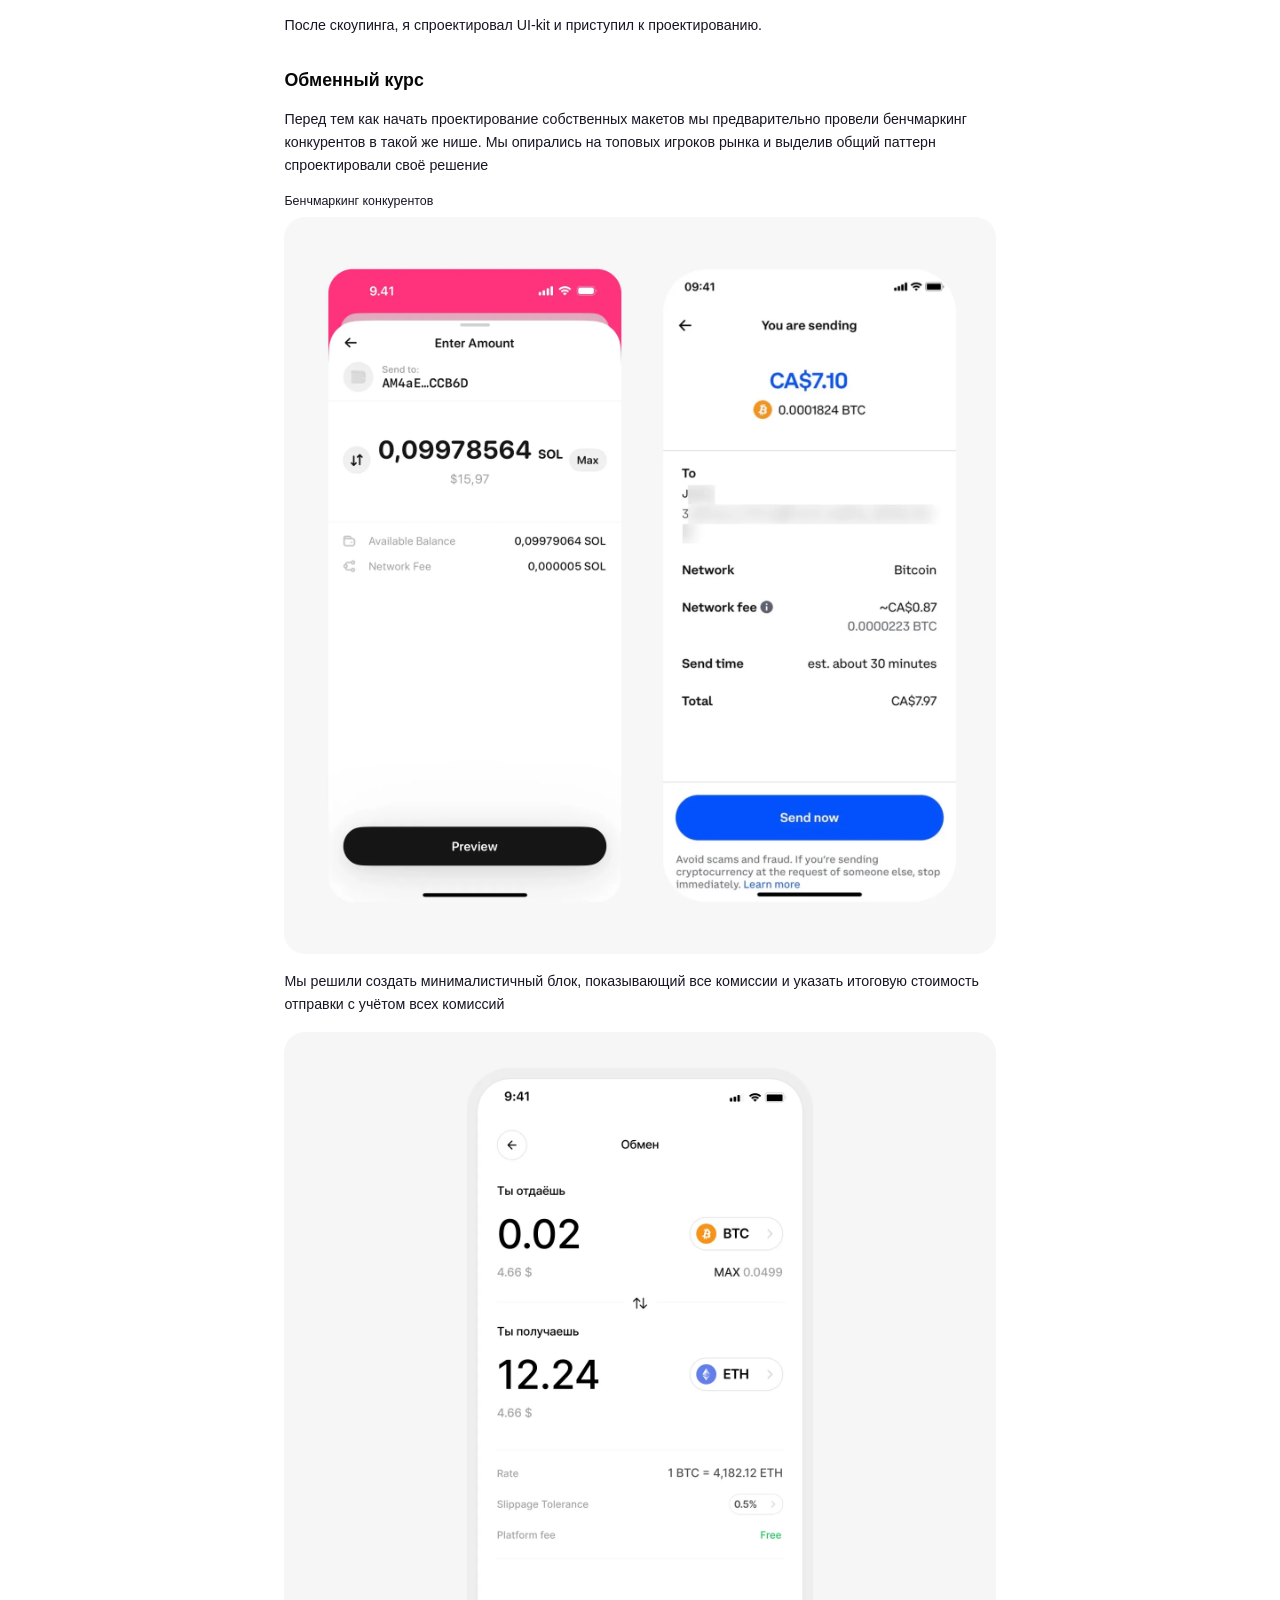
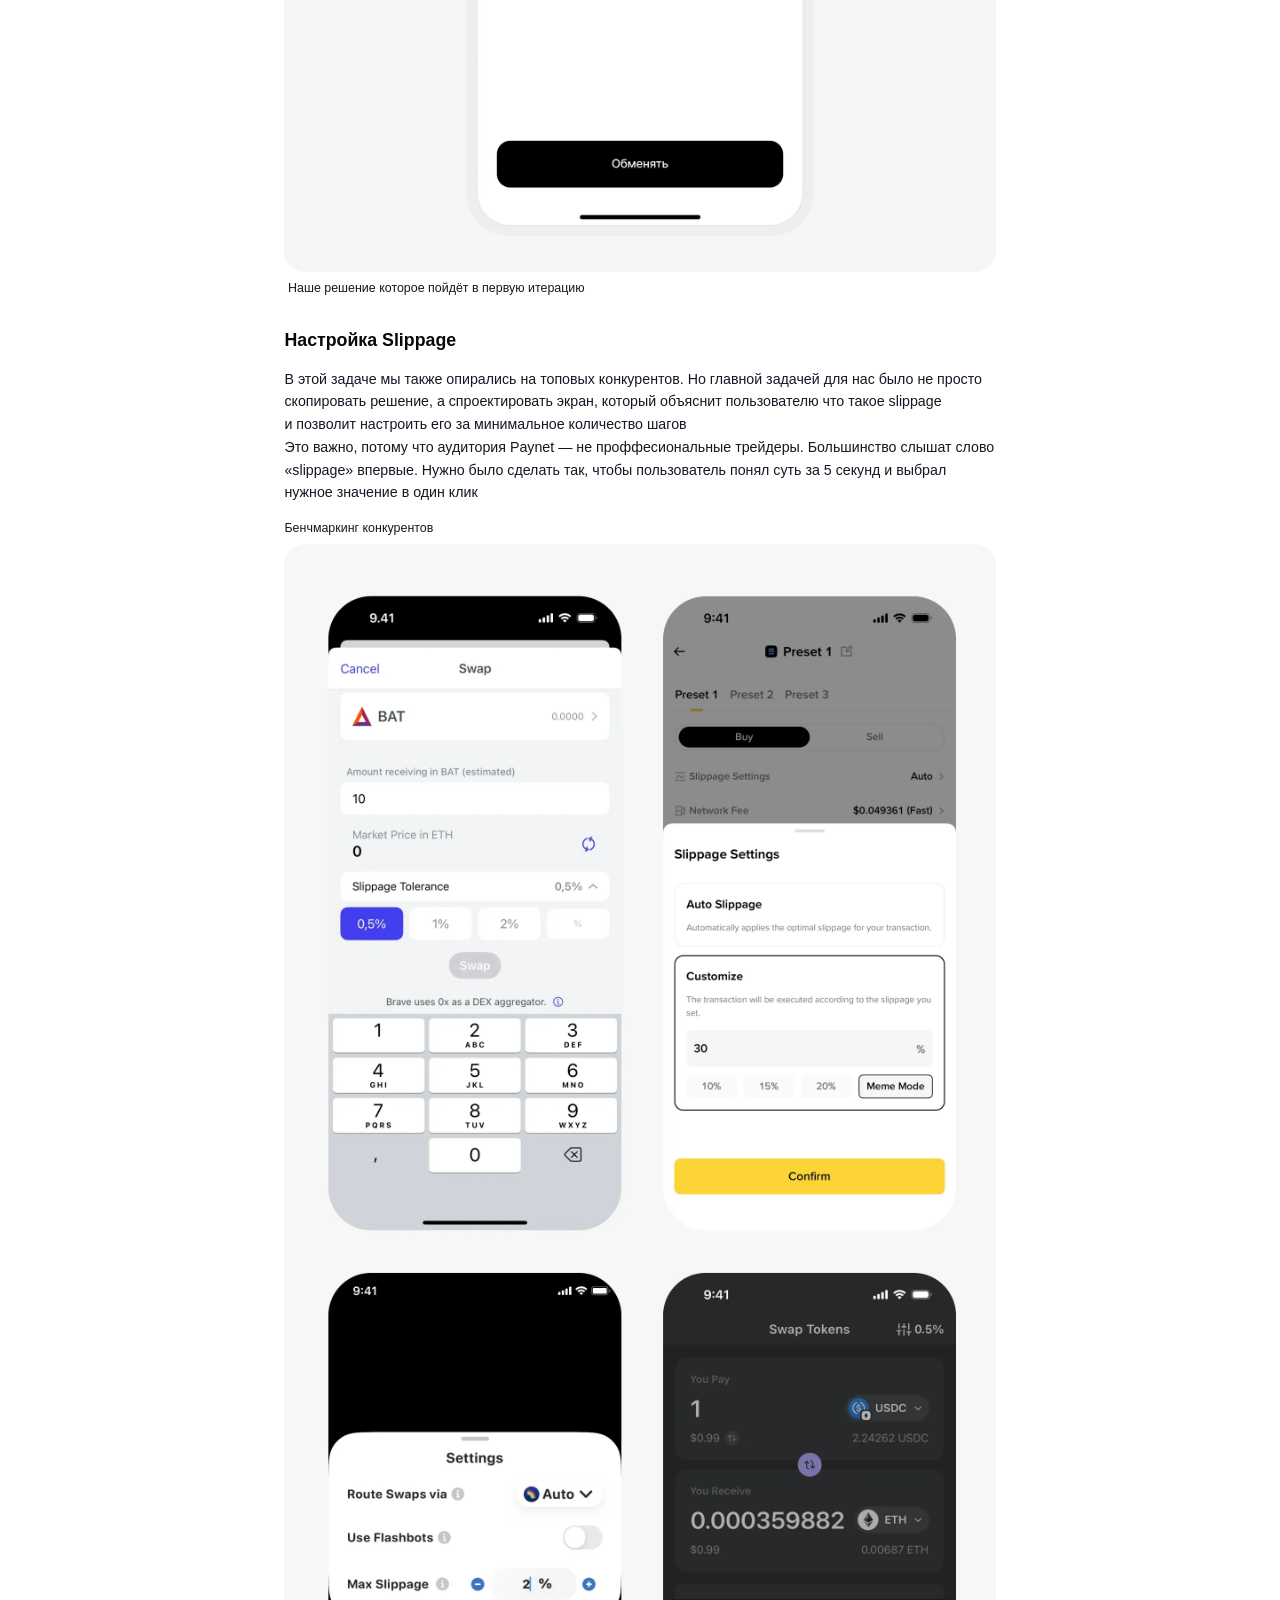
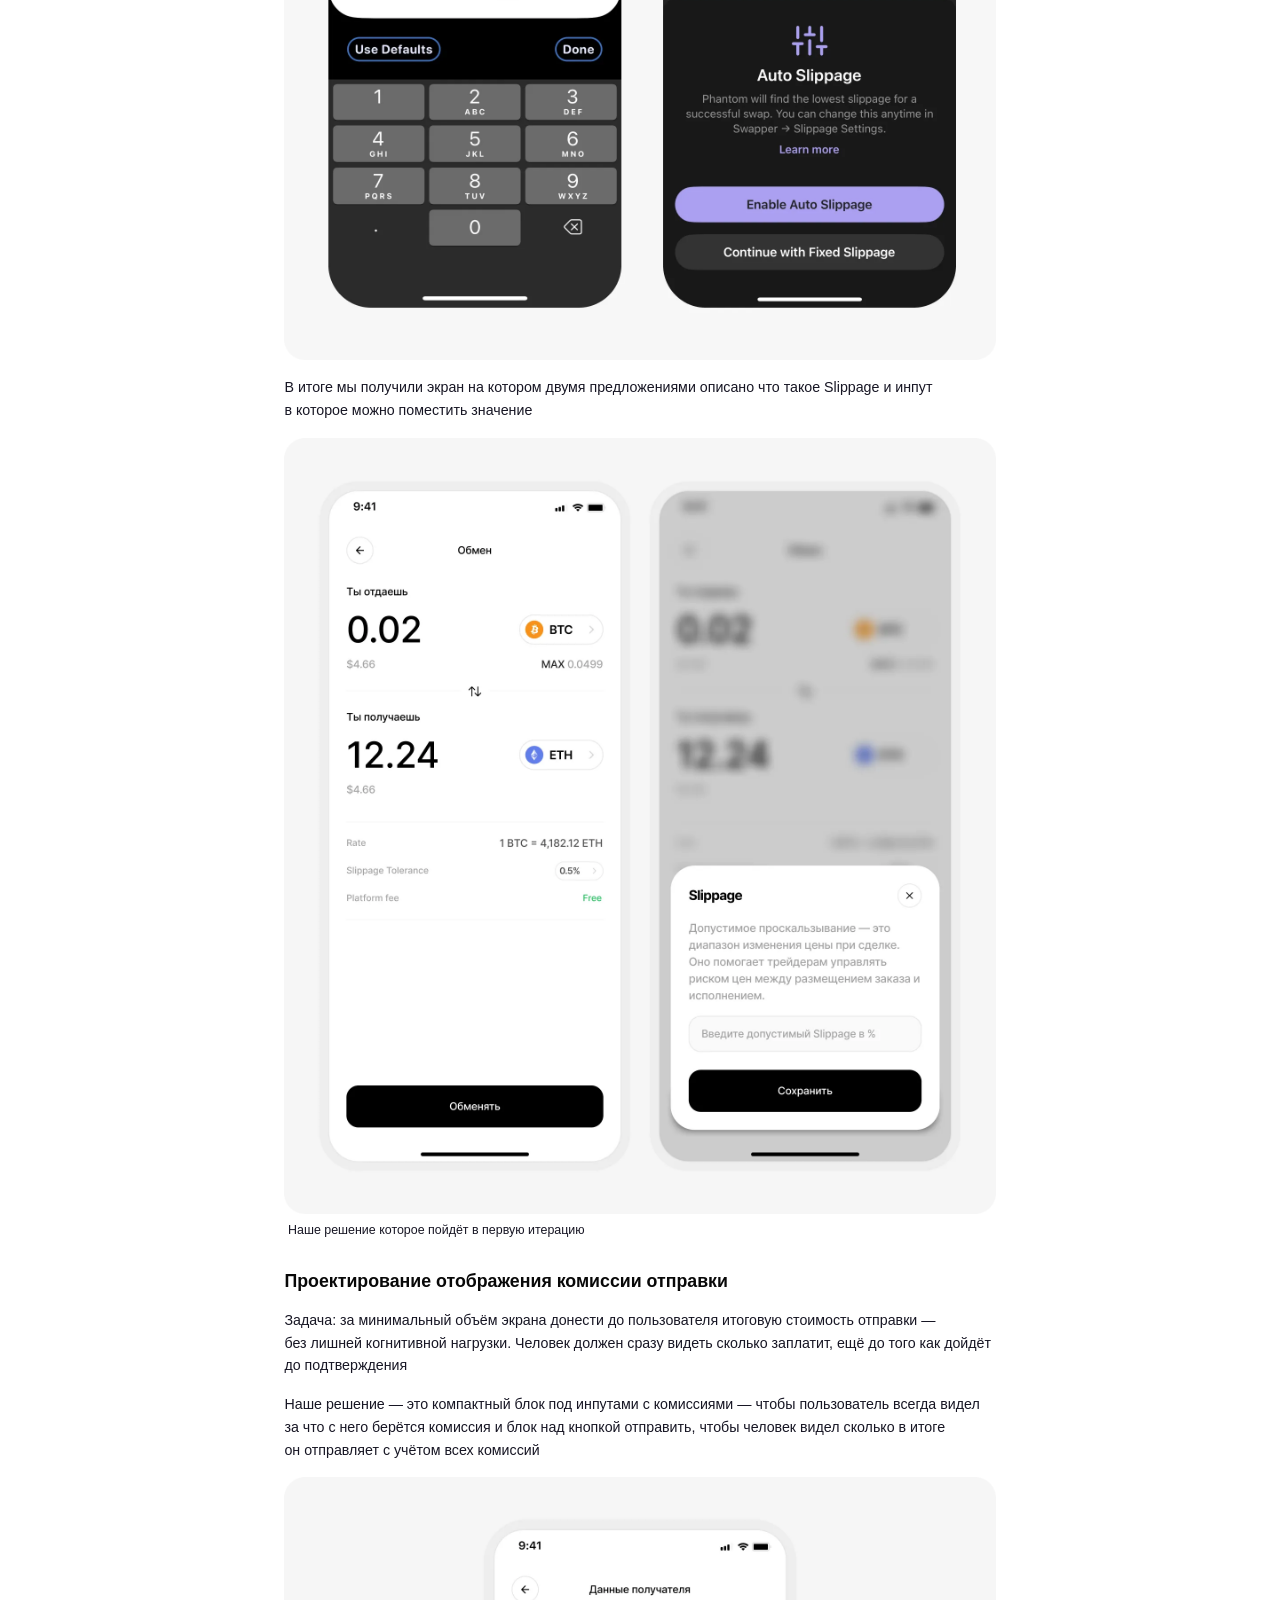
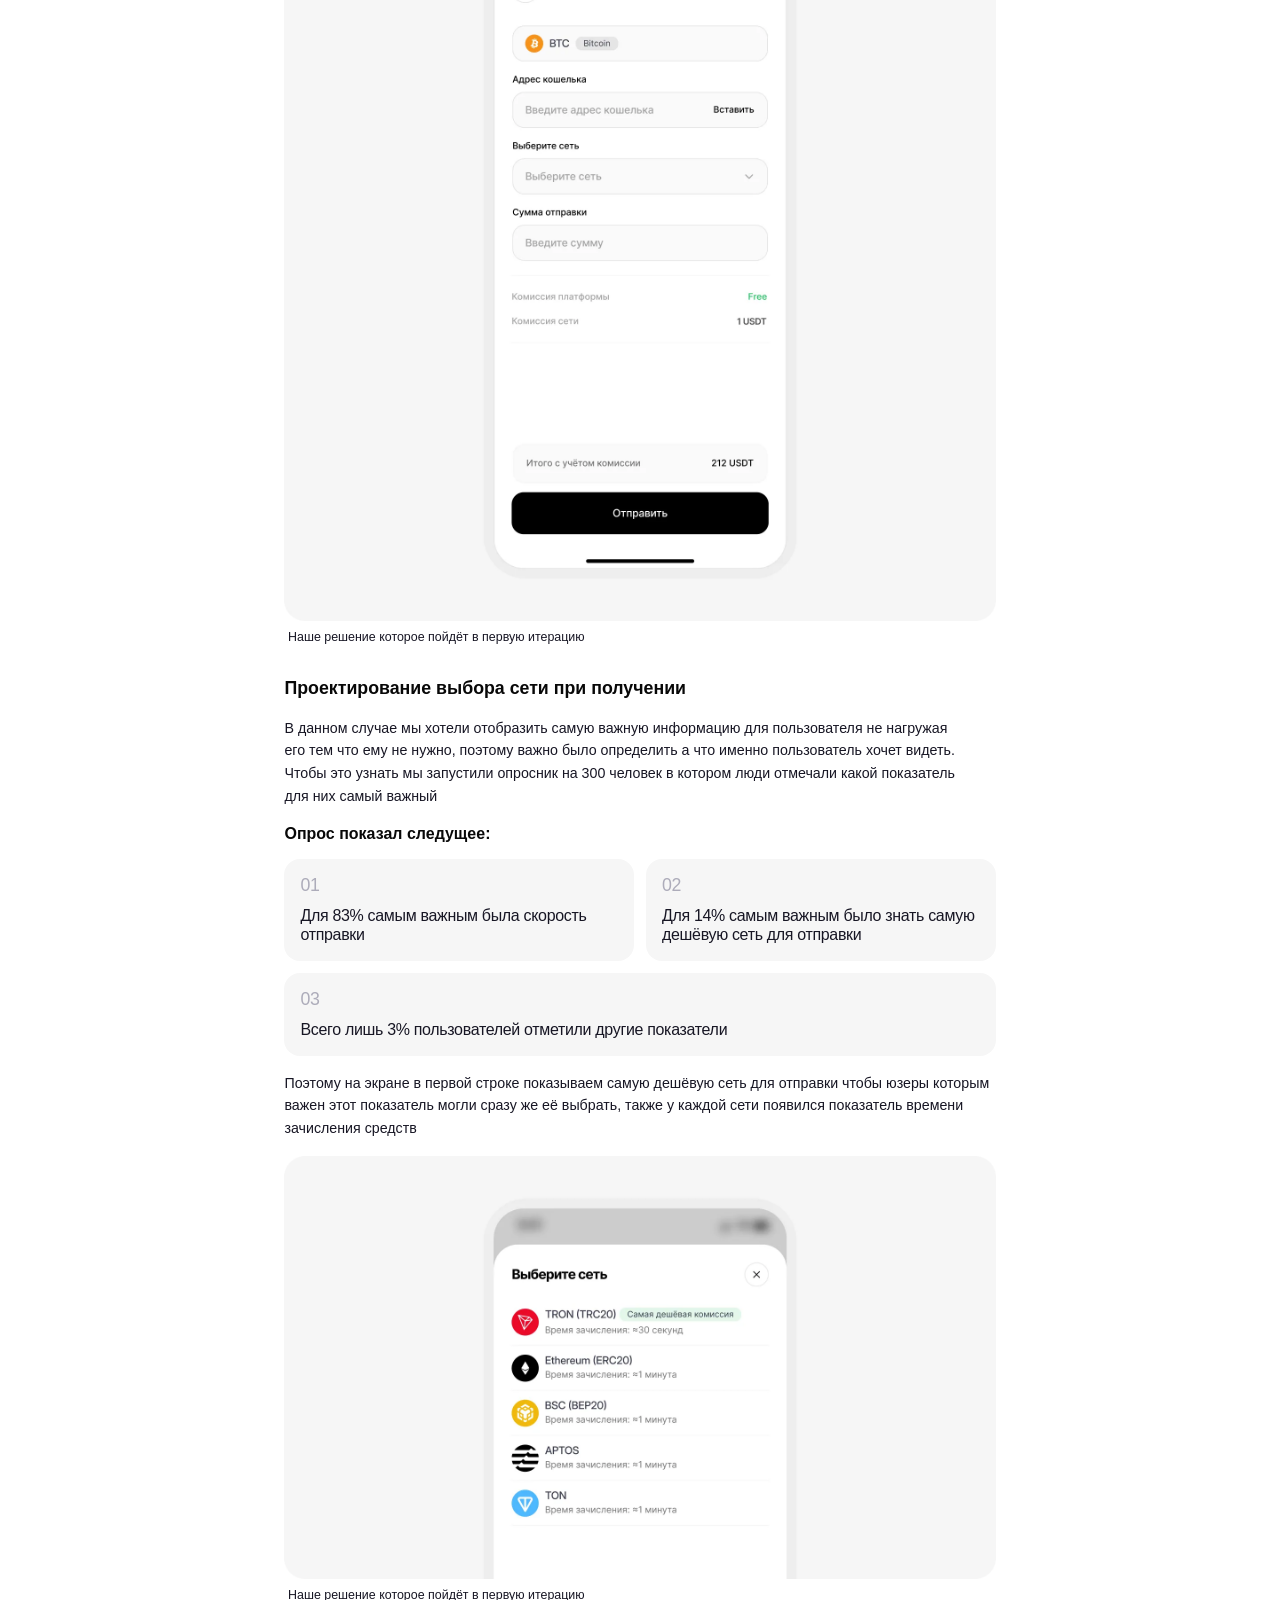
<file: case-paynet.html>
<!DOCTYPE html>
<html lang="ru">
<head>
  <meta charset="UTF-8">
  <meta name="viewport" content="width=device-width, initial-scale=1.0">
  <title>Paynet Crypto — кейс | Aleksandr S.</title>
  <link rel="preconnect" href="https://fonts.googleapis.com">
  <link rel="preconnect" href="https://fonts.gstatic.com" crossorigin>
  <link href="https://fonts.googleapis.com/css2?family=Inter:wght@400;500;600;700;800&display=swap" rel="stylesheet">
  <link rel="stylesheet" href="css/normalize.css">
  <link rel="stylesheet" href="css/style.css">
  <link rel="stylesheet" href="css/case.css">
  <link rel="stylesheet" href="css/case-paynet.css">
</head>
<body class="page-case page-case--paynet">

  <header class="header">
    <div class="header__container">
      <a href="index.html" class="header__logo" tabindex="0" aria-label="Александр С. — на главную">ALEKSANDR S.</a>
      <a href="https://t.me/al_saffronov" class="header__contact-button" tabindex="0" aria-label="Написать мне в Telegram" target="_blank" rel="noopener noreferrer">
        Написать мне
        <svg width="18" height="18" viewBox="0 0 32 32" fill="none" xmlns="http://www.w3.org/2000/svg" aria-hidden="true"><path fill-rule="evenodd" clip-rule="evenodd" d="M26.37 5.906c1.45-.61 3.005.617 2.75 2.17l-3.026 18.341c-.292 1.769-2.234 2.783-3.857 1.902-1.357-.738-3.372-1.873-5.187-3.059-.907-.592-3.683-2.492-3.341-3.844.291-1.156 4.958-5.5 7.625-8.083 1.047-1.015.57-1.601-.667-.668-3.069 2.318-7.996 5.842-9.625 6.834-1.438.875-2.188 1.024-3.084.875-1.634-.273-3.15-.694-4.388-1.207-1.672-.694-1.594-2.992-.004-3.661L26.37 5.906Z" fill="currentColor"/></svg>
      </a>
    </div>
  </header>

  <main>
    <article class="case case--paynet">

      <header class="case__hero reveal">
        <picture>
          <source media="(min-width: 769px)" srcset="assets/img/case-paynet/hero-desktop.webp" width="1280" height="453">
          <img class="case__cover" src="assets/img/case-paynet/hero-mobile.webp" alt="Обложка кейса Paynet Crypto" width="361" height="333" loading="eager">
        </picture>
      </header>

      <div class="case__content case__content--paynet">

        <div class="case__title-row reveal">
          <a href="index.html#works" class="case__back-btn case__back-btn--paynet" tabindex="0" aria-label="Вернуться на главную">
            <svg width="20" height="20" viewBox="0 0 20 20" fill="none" xmlns="http://www.w3.org/2000/svg" aria-hidden="true">
              <path d="M15.83 10H4.17M4.17 10L10 15.83M4.17 10L10 4.17" stroke="currentColor" stroke-width="1.23" stroke-linecap="round" stroke-linejoin="round"/>
            </svg>
            <span class="case__back-btn-text">Назад</span>
          </a>
          <h1 class="case__title case__title--paynet">Как мы увеличили количество обменов на&nbsp;пользователя на&nbsp;32%</h1>
        </div>

        <!-- Мои роли -->
        <section class="case__section reveal">
          <h2 class="case__heading">Мои роли в продукте</h2>
          <ul class="case__roles case__roles--paynet">
            <li>Product designer</li>
            <li>UX Researher</li>
          </ul>
        </section>

        <!-- Что такое Paynet Crypto? -->
        <section class="case__section reveal">
          <h2 class="case__heading">Что такое Paynet Crypto?</h2>
          <p class="case__text">Paynet&nbsp;&mdash; крупнейшая платёжная система Узбекистана с&nbsp;20+&nbsp;млн пользователей и&nbsp;первой в&nbsp;стране лицензией на&nbsp;операции с&nbsp;криптовалютами. Платформа объединяет классические платежи, переводы и&nbsp;крипто-функционал: покупку, продажу, обмен и&nbsp;отправку криптовалют.</p>
        </section>

        <!-- Какие задачи стояли передо мной? -->
        <section class="case__section reveal">
          <h2 class="case__heading">Какие задачи стояли передо мной?</h2>
          <ol class="case__goals case__goals--paynet">
            <li>Увеличить количество транзакций на&nbsp;пользователя в&nbsp;неделю на&nbsp;20–25%</li>
            <li>Повысить завершаемость флоу обмена на&nbsp;8–12&nbsp;п.п</li>
            <li>Уменьшить нагрузку на&nbsp;поддержку на&nbsp;18–20%</li>
          </ol>
        </section>

        <!-- Скриншот продукта (единственный с borderRadius: 24px) -->
        <figure class="case__figure case__figure--paynet case__figure--rounded reveal">
          <img src="assets/img/case-paynet/img-product-desktop.webp" alt="Скриншот интерфейса Paynet Crypto" width="800" height="412" loading="lazy">
        </figure>

        <!-- Результаты, которых удалось достичь -->
        <section class="case__section reveal">
          <h2 class="case__heading">Результаты, которых удалось достичь</h2>
          <div class="case__results case__results--paynet">
            <div class="case__results-row">
              <div class="case__result-item">
                <span class="case__result-num">01</span>
                <p class="case__result-text">+32% обменов на&nbsp;пользователя в&nbsp;неделю</p>
              </div>
              <div class="case__result-item">
                <span class="case__result-num">02</span>
                <p class="case__result-text">+11&nbsp;п.п к&nbsp;конверсии флоу обмена (с&nbsp;54% до&nbsp;65%)</p>
              </div>
            </div>
            <div class="case__result-item case__result-item--wide">
              <span class="case__result-num">03</span>
              <p class="case__result-text">−27% обращений в&nbsp;поддержку</p>
            </div>
          </div>
        </section>

        <!-- Определение проблемы (Figma: heading 16px → inner DZ0J68 gap 32px) -->
        <section class="case__section reveal">
          <h2 class="case__heading">Определение проблемы</h2>
          <div class="case__section-body">
            <p class="case__text">К&nbsp;нам пришёл менеджер продукта и&nbsp;обозначил проблемные места. Крипто-направление Paynet запустили, пользователи регистрируются и&nbsp;пополняют счёт, но&nbsp;дальше&nbsp;&mdash; тишина. Активность ниже ожиданий, а&nbsp;поддержка завалена однотипными вопросами.</p>
            <div class="case__data-block">
              <p class="case__subheading">Менеджер выделил три&nbsp;зоны:</p>
              <ul class="case__list case__list--numbered">
                <li>Люди заходят, смотрят баланс и&nbsp;уходят. Обменов на&nbsp;пользователя мало, поэтому платформа генерирует мало прибыли так&nbsp;как основной доход приход с&nbsp;комиссий за&nbsp;операции</li>
                <li>Пользователи начинают обмен, но&nbsp;многие не&nbsp;доходят до&nbsp;конца, это&nbsp;также негативно влияет на&nbsp;заработок компании</li>
                <li>Отправка и&nbsp;получение крипты&nbsp;&mdash; много ошибок и&nbsp;обращений в&nbsp;поддержку, пользователи не&nbsp;разбираются в&nbsp;комиссиях и&nbsp;сетях. Из-за слишком большого количество обращений поддержка не&nbsp;справляется поэтому приходится нанимать больше работников и&nbsp;повышаются расходы</li>
              </ul>
            </div>
            <p class="case__text case__text--accent">Дальше мы&nbsp;начали разбираться сами&nbsp;&mdash; что&nbsp;конкретно не&nbsp;так и&nbsp;где&nbsp;именно спотыкаются пользователи</p>
          </div>
        </section>

        <!-- Анализ данных (Figma: layout_6RTEVK gap 24px heading→body, inner TIWYNJ gap 32px) -->
        <section class="case__section case__section--gap-24 reveal">
          <h2 class="case__heading">Анализ данных</h2>
          <div class="case__section-body">
            <div class="case__data-block">
              <p class="case__subheading">Данные показали следущее:</p>
              <div class="case__analysis-cards">
                <div class="case__analysis-row">
                  <div class="case__data-card">
                    <span class="case__data-num">01</span>
                    Менее 3% из&nbsp;блока «Доступные активы» переходили к&nbsp;покупке
                  </div>
                  <div class="case__data-card">
                    <span class="case__data-num">02</span>
38% закрывали экран обмена после&nbsp;ввода суммы, не&nbsp;нажав «Продолжить».
                  </div>
                </div>
                <div class="case__data-card">
                  <span class="case__data-num">03</span>
8% операций отправки заканчивались обращением в&nbsp;поддержку
                </div>
              </div>
            </div>
            <p class="case__text case__text--accent">Опираясь на&nbsp;эти данные, мы&nbsp;поняли: проблема обмена&nbsp;&mdash; не&nbsp;в&nbsp;создании операции, а&nbsp;в&nbsp;прозрачности процесса. А&nbsp;низкая активность на&nbsp;главном экране связана не&nbsp;с&nbsp;нехваткой данных, а&nbsp;с&nbsp;отсутствием рекомендаций</p>
          </div>
        </section>

        <!-- Фидбэк от юзеров (Figma: layout_JLZ0NS gap 16px, inner A3TTEA gap 32px) -->
        <section class="case__section reveal">
          <h2 class="case__heading">Фидбэк от&nbsp;юзеров</h2>
          <div class="case__section-body">
            <p class="case__text">Далее мы&nbsp;решили обратиться в&nbsp;службу поддержки и&nbsp;узнать топ проблем с&nbsp;которыми приходят юзеры</p>
            <div class="case__data-block">
              <p class="case__subheading">Из&nbsp;фидбэка мы&nbsp;выявили следущее</p>
              <ul class="case__data-cards">
                <li class="case__data-card">
                  <span class="case__data-num">01</span>
                  Итоговая сумма обмена отличалась от&nbsp;ожиданий. Причина&nbsp;&mdash; скрытый slippage: допустимое отклонение цены было установлено автоматически на&nbsp;0.5%, но&nbsp;в&nbsp;интерфейсе об&nbsp;этом не&nbsp;было ни&nbsp;слова. Пользователь видел одну сумму, получал другую&nbsp;&mdash; и&nbsp;не&nbsp;понимал почему.
                </li>
                <li class="case__data-card">
                  <span class="case__data-num">02</span>
                  Пользователи часто жаловались, что&nbsp;не&nbsp;понимают сколько заплатят за&nbsp;отправку крипты&nbsp;&mdash; комиссия за&nbsp;перевод отображалась только на&nbsp;финальном экране. Часть пользователей доходила до&nbsp;конца, видела неожиданно высокую сумму и&nbsp;закрывала окно
                </li>
                <li class="case__data-card">
                  <span class="case__data-num">03</span>
                  Ещё одним из&nbsp;частых обращений был вопрос о&nbsp;выборе сети при&nbsp;получении крипты. Пользователи видели список сетей (ERC–20, TRC–20, BEP-20) и&nbsp;не&nbsp;понимали: какая дешевле, какая быстрее, какую рекомендовать отправителю
                </li>
              </ul>
            </div>
            <div class="case__data-block">
              <p class="case__subheading case__subheading--small">Отзовы пользоватлей подтверждают статистические данные:</p>
              <ul class="case__list case__list--numbered">
                <li>Пользователи раздражены скрытым slippage&nbsp;&mdash; получают меньше ожидаемого без&nbsp;объяснения</li>
                <li>Пользователи узнают о&nbsp;комиссии отправки слишком поздно</li>
                <li>Пользователи не&nbsp;понимают какую сеть выбрать при&nbsp;получении</li>
              </ul>
            </div>
          </div>
        </section>

        <!-- UX тест текущей версии (Figma: heading 16px → inner GPA8HV gap 32px) -->
        <section class="case__section reveal">
          <h2 class="case__heading">UX тест текущей версии</h2>
          <div class="case__section-body">
            <p class="case__text">Мы&nbsp;провели модерируемый юзабилити-тест на&nbsp;8&nbsp;респондентах</p>

            <div class="case__data-block">
              <p class="case__subheading">Гипотезы&nbsp;&mdash; пользователь поймёт:</p>
              <ol class="case__list case__list--numbered">
                <li>Как&nbsp;обменять один актив на&nbsp;другой и&nbsp;по&nbsp;какому курсу</li>
                <li>Сколько стоит отправка крипты и&nbsp;где&nbsp;это&nbsp;посмотреть</li>
                <li>Какую сеть выбрать для&nbsp;получения крипты и&nbsp;почему</li>
                <li>Что&nbsp;ему&nbsp;делать после&nbsp;просмотра главного экрана</li>
              </ol>
            </div>

            <div class="case__data-block">
              <p class="case__subheading">Сценарии и&nbsp;задания:</p>
              <ol class="case__list case__list--numbered">
                <li>Ты&nbsp;хочешь обменять свой Bitcoin на&nbsp;USD. Пройди весь процесс. Перед&nbsp;подтверждением&nbsp;&mdash; скажи, по&nbsp;какому курсу произойдёт обмен и&nbsp;сколько ты&nbsp;получишь</li>
                <li>Отправь 0.1&nbsp;ETH другу по&nbsp;указанному адресу. Скажи, сколько будет стоить отправка, до&nbsp;того как&nbsp;нажмёшь «Подтвердить»</li>
                <li>Друг хочет прислать тебе USDT. Сгенерируй адрес для&nbsp;получения. Какую сеть выберешь? Объясни почему</li>
                <li>Посмотри на&nbsp;главный экран. Есть&nbsp;ли&nbsp;что‑то, что&nbsp;подсказывает тебе какое действие совершить? Что&nbsp;бы&nbsp;ты&nbsp;сделал дальше?</li>
              </ol>
            </div>

            <figure class="case__figure case__figure--paynet">
              <img src="assets/img/case-paynet/img-ux-test.webp" alt="Результаты UX-тестирования" width="800" height="390" loading="lazy">
            </figure>

            <div class="case__data-block">
              <p class="case__subheading">Результаты тестирования</p>
              <div class="case__test-results">
                <div class="case__test-result-card">
                  <span class="case__data-num">01</span>
                  <p class="case__test-result-text">По&nbsp;обмену: 6&nbsp;из&nbsp;8 не&nbsp;смогли назвать курс</p>
                </div>
                <div class="case__test-result-card">
                  <span class="case__data-num">02</span>
                  <p class="case__test-result-text">Все&nbsp;8&nbsp;респондентов пытались найти комиссию до&nbsp;подтверждения&nbsp;&mdash; возвращались на&nbsp;предыдущие экраны. Никто не&nbsp;нашёл: комиссия появлялась только на&nbsp;финальном экране.</p>
                </div>
                <div class="case__test-result-card">
                  <span class="case__data-num">03</span>
                  <p class="case__test-result-text">По&nbsp;получению: 6&nbsp;из&nbsp;8 не&nbsp;объяснили чем&nbsp;сети отличаются</p>
                </div>
                <div class="case__test-result-card">
                  <span class="case__data-num">04</span>
                  <p class="case__test-result-text">По&nbsp;главному экрану: 1&nbsp;из&nbsp;8 назвал конкретное действие</p>
                </div>
              </div>
            </div>
          </div>
        </section>

        <!-- Составление гипотез (Figma: heading 16px → inner A3TTEA/GPA8HV gap 32px) -->
        <section class="case__section reveal">
          <h2 class="case__heading">Составление гипотез</h2>
          <div class="case__section-body">

          <div class="case__hypothesis">
            <h3 class="case__hypothesis-title">Гипотеза №&nbsp;1&nbsp;&mdash; Обменный курс на&nbsp;экране ввода суммы</h3>
            <p class="case__text">Мы&nbsp;предполагаем, что&nbsp;добавление обменного курса на&nbsp;экран ввода суммы увеличит долю пользователей, нажимающих «Продолжить», на&nbsp;8–12&nbsp;п.п, потому что&nbsp;решит проблему «не&nbsp;вижу по&nbsp;какому курсу обмениваю»</p>
            <div class="case__img-block">
              <p class="case__img-label">Экран до&nbsp;изменений</p>
              <figure class="case__figure case__figure--paynet">
                <img src="assets/img/case-paynet/img-hypothesis1-before.webp" alt="Экран обмена до изменений — гипотеза 1" width="802" height="647" loading="lazy">
              </figure>
            </div>
          </div>

          <div class="case__hypothesis">
            <h3 class="case__hypothesis-title">Гипотеза №&nbsp;2&nbsp;&mdash; Настраиваемый slippage tolerance</h3>
            <p class="case__text">Мы&nbsp;предполагаем, что&nbsp;добавление настройки допустимого отклонения цены (slippage) с&nbsp;понятным объяснением снизит количество обращений в&nbsp;поддержку по&nbsp;теме «получил меньше чем&nbsp;ожидал» на&nbsp;30–40% и&nbsp;повысит повторные обмены, потому что&nbsp;решит проблему скрытого slippage&nbsp;&mdash; сейчас он&nbsp;установлен автоматически на&nbsp;0.5%, пользователь об&nbsp;этом не&nbsp;знает и&nbsp;удивляется итоговой сумме</p>
          </div>

          <div class="case__hypothesis">
            <h3 class="case__hypothesis-title">Гипотеза №&nbsp;3&nbsp;&mdash; Отображение комиссии отправки до&nbsp;последнего шага</h3>
            <p class="case__text">Мы&nbsp;предполагаем, что&nbsp;показ комиссии сразу после&nbsp;ввода суммы отправки (а&nbsp;не&nbsp;на&nbsp;финальном экране) снизит количество пользователей, бросающих отправку, на&nbsp;30–40%, потому что&nbsp;решит проблему «узнаю стоимость перевода слишком поздно»</p>
            <div class="case__img-block">
              <p class="case__img-label">Экран до&nbsp;изменений</p>
              <figure class="case__figure case__figure--paynet">
                <img src="assets/img/case-paynet/img-hypothesis3-before.webp" alt="Экран отправки до изменений — гипотеза 3" width="802" height="560" loading="lazy">
              </figure>
            </div>
          </div>

          <div class="case__hypothesis">
            <h3 class="case__hypothesis-title">Гипотеза №&nbsp;4&nbsp;&mdash; Понятный выбор сети при&nbsp;получении</h3>
            <p class="case__text">Мы&nbsp;предполагаем, что&nbsp;замена выпадающего списка сетей на&nbsp;карточки с&nbsp;комиссией, скоростью и&nbsp;рекомендацией снизит обращения в&nbsp;поддержку на&nbsp;35–45%, потому что&nbsp;решит проблему «не&nbsp;понимаю чем&nbsp;сети отличаются и&nbsp;какую выбрать».</p>
            <div class="case__img-block">
              <p class="case__img-label">Экран до&nbsp;изменений</p>
              <figure class="case__figure case__figure--paynet">
                <img src="assets/img/case-paynet/img-hypothesis4-before.webp" alt="Экран выбора сети до изменений — гипотеза 4" width="802" height="468" loading="lazy">
              </figure>
            </div>
          </div>

          <div class="case__hypothesis">
            <h3 class="case__hypothesis-title">Гипотеза №&nbsp;5&nbsp;&mdash; AI подсказки</h3>
            <p class="case__text">Мы&nbsp;предполагаем, что&nbsp;добавление AI-блока с&nbsp;персональными рекомендациями на&nbsp;главный экран увеличит количество обменов на&nbsp;пользователя в&nbsp;неделю на&nbsp;25–30%, потому что&nbsp;решит проблему отсутствия рекомендаций</p>
            <div class="case__img-block">
              <p class="case__img-label">Экран до&nbsp;изменений</p>
              <figure class="case__figure case__figure--paynet">
                <img src="assets/img/case-paynet/img-hypothesis5-before.webp" alt="Главный экран до изменений — гипотеза 5" width="802" height="757" loading="lazy">
              </figure>
            </div>
          </div>
          </div>
        </section>

        <!-- Приоритезация (Figma: layout_JLZ0NS gap 16px, inner A3TTEA gap 32px) -->
        <section class="case__section reveal">
          <h2 class="case__heading">Приоритезация</h2>
          <div class="case__section-body">
          <p class="case__text">Обсудил гипотезы с&nbsp;менеджером. Разделили на&nbsp;две&nbsp;итерации по&nbsp;сложности разработки</p>
          <div class="case__iterations">
            <div class="case__iteration-card">
              <span class="case__iteration-label">Первая итерация</span>
              <ul class="case__iteration-list">
                <li>Обменный курс на&nbsp;экране ввода</li>
                <li>Таймер фиксации цены</li>
                <li>Комиссия отправки до&nbsp;последнего шага</li>
                <li>Понятный выбор сети при&nbsp;получении</li>
              </ul>
            </div>
            <div class="case__iteration-card">
              <span class="case__iteration-label">Вторая итерация</span>
              <ul class="case__iteration-list">
                <li>AI-подсказки на&nbsp;главном экране</li>
              </ul>
            </div>
          </div>
          </div>
        </section>

        <!-- HI-FI дизайн (Figma: heading 16px → inner OV57GH→6QH4U2 gap 32px) -->
        <section class="case__section reveal">
          <h2 class="case__heading">HI-FI дизайн</h2>
          <div class="case__section-body">
          <p class="case__text">После&nbsp;скоупинга, я&nbsp;спроектировал UI-kit и&nbsp;приступил к&nbsp;проектированию.</p>

          <!-- Обменный курс -->
          <div class="case__hifi-sub">
            <h3 class="case__hifi-title">Обменный курс</h3>
            <p class="case__text">Перед&nbsp;тем&nbsp;как&nbsp;начать проектирование собственных макетов мы&nbsp;предварительно провели бенчмаркинг конкурентов в&nbsp;такой&nbsp;же&nbsp;нише. Мы&nbsp;опирались на&nbsp;топовых игроков рынка и&nbsp;выделив общий паттерн спроектировали своё решение</p>
            <div class="case__img-block">
              <p class="case__img-label">Бенчмаркинг конкурентов</p>
              <figure class="case__figure case__figure--paynet">
                <img src="assets/img/case-paynet/img-hifi-exchange-bench.webp" alt="Бенчмаркинг конкурентов — обменный курс" width="802" height="832" loading="lazy">
              </figure>
            </div>
            <p class="case__text">Мы&nbsp;решили создать минималистичный блок, показывающий все&nbsp;комиссии и&nbsp;указать итоговую стоимость отправки с&nbsp;учётом всех комиссий</p>
            <figure class="case__figure case__figure--paynet case__figure--with-caption">
              <img src="assets/img/case-paynet/img-hifi-exchange.webp" alt="Наше решение — обменный курс" width="802" height="948" loading="lazy">
              <figcaption class="case__caption">Наше решение которое пойдёт в&nbsp;первую итерацию</figcaption>
            </figure>
          </div>

          <!-- Настройка Slippage -->
          <div class="case__hifi-sub">
            <h3 class="case__hifi-title">Настройка Slippage</h3>
            <p class="case__text">В&nbsp;этой задаче мы&nbsp;также&nbsp;опирались на&nbsp;топовых конкурентов. Но&nbsp;главной задачей для&nbsp;нас&nbsp;было не&nbsp;просто скопировать решение, а&nbsp;спроектировать экран, который объяснит пользователю что&nbsp;такое slippage и&nbsp;позволит настроить его&nbsp;за&nbsp;минимальное количество шагов<br>Это&nbsp;важно, потому что&nbsp;аудитория Paynet&nbsp;&mdash; не&nbsp;проффесиональные трейдеры. Большинство слышат слово «slippage» впервые. Нужно было сделать так, чтобы&nbsp;пользователь понял суть за&nbsp;5&nbsp;секунд и&nbsp;выбрал нужное значение в&nbsp;один клик</p>
            <div class="case__img-block">
              <p class="case__img-label">Бенчмаркинг конкурентов</p>
              <figure class="case__figure case__figure--paynet">
                <img src="assets/img/case-paynet/img-hifi-slippage-bench.webp" alt="Бенчмаркинг конкурентов — slippage" width="802" height="1597" loading="lazy">
              </figure>
            </div>
            <p class="case__text">В&nbsp;итоге мы&nbsp;получили экран на&nbsp;котором двумя предложениями описано что&nbsp;такое Slippage и&nbsp;инпут в&nbsp;которое можно поместить значение</p>
            <figure class="case__figure case__figure--paynet case__figure--with-caption">
              <img src="assets/img/case-paynet/img-hifi-slippage.webp" alt="Наше решение — slippage" width="802" height="875" loading="lazy">
              <figcaption class="case__caption">Наше решение которое пойдёт в&nbsp;первую итерацию</figcaption>
            </figure>
          </div>

          <!-- Проектирование отображения комиссии отправки -->
          <div class="case__hifi-sub">
            <h3 class="case__hifi-title">Проектирование отображения комиссии отправки</h3>
            <p class="case__text">Задача: за&nbsp;минимальный объём экрана донести до&nbsp;пользователя итоговую стоимость отправки&nbsp;&mdash; без&nbsp;лишней когнитивной нагрузки. Человек должен сразу видеть сколько заплатит, ещё&nbsp;до&nbsp;того&nbsp;как&nbsp;дойдёт до&nbsp;подтверждения</p>
            <p class="case__text">Наше решение&nbsp;&mdash; это&nbsp;компактный блок под&nbsp;инпутами с&nbsp;комиссиями&nbsp;&mdash; чтобы&nbsp;пользователь всегда видел за&nbsp;что&nbsp;с&nbsp;него берётся комиссия и&nbsp;блок над&nbsp;кнопкой отправить, чтобы&nbsp;человек видел сколько в&nbsp;итоге он&nbsp;отправляет с&nbsp;учётом всех комиссий</p>
            <figure class="case__figure case__figure--paynet case__figure--with-caption">
              <img src="assets/img/case-paynet/img-hifi-commission.webp" alt="Наше решение — комиссия отправки" width="802" height="839" loading="lazy">
              <figcaption class="case__caption">Наше решение которое пойдёт в&nbsp;первую итерацию</figcaption>
            </figure>
          </div>

          <!-- Проектирование выбора сети при получении -->
          <div class="case__hifi-sub">
            <h3 class="case__hifi-title">Проектирование выбора сети при&nbsp;получении</h3>
            <p class="case__text">В&nbsp;данном случае мы&nbsp;хотели отобразить самую важную информацию для&nbsp;пользователя не&nbsp;нагружая его&nbsp;тем&nbsp;что&nbsp;ему не&nbsp;нужно, поэтому важно было определить а&nbsp;что&nbsp;именно пользователь хочет видеть. Чтобы&nbsp;это&nbsp;узнать мы&nbsp;запустили опросник на&nbsp;300&nbsp;человек в&nbsp;котором люди отмечали какой показатель для&nbsp;них&nbsp;самый важный</p>

            <div class="case__data-block">
              <p class="case__subheading">Опрос показал следущее:</p>
              <div class="case__results case__results--paynet">
                <div class="case__results-row">
                  <div class="case__result-item">
                    <span class="case__result-num">01</span>
                    <p class="case__result-text">Для&nbsp;83% самым важным была скорость отправки</p>
                  </div>
                  <div class="case__result-item">
                    <span class="case__result-num">02</span>
                    <p class="case__result-text">Для&nbsp;14% самым важным было знать самую дешёвую сеть для&nbsp;отправки</p>
                  </div>
                </div>
                <div class="case__result-item case__result-item--wide">
                  <span class="case__result-num">03</span>
                  <p class="case__result-text">Всего лишь 3% пользователей отметили другие показатели</p>
                </div>
              </div>
            </div>

            <p class="case__text">Поэтому на&nbsp;экране в&nbsp;первой строке показываем самую дешёвую сеть для&nbsp;отправки чтобы&nbsp;юзеры которым важен этот&nbsp;показатель могли сразу&nbsp;же&nbsp;её&nbsp;выбрать, также&nbsp;у&nbsp;каждой сети появился показатель времени зачисления средств</p>
            <figure class="case__figure case__figure--paynet case__figure--with-caption">
              <img src="assets/img/case-paynet/img-hifi-network.webp" alt="Наше решение — выбор сети" width="802" height="477" loading="lazy">
              <figcaption class="case__caption">Наше решение которое пойдёт в&nbsp;первую итерацию</figcaption>
            </figure>
          </div>

          <!-- AI-подсказки -->
          <div class="case__hifi-sub">
            <h3 class="case__hifi-title">Решение&nbsp;&mdash; AI-подсказки на&nbsp;главном экране</h3>
            <p class="case__text">Мы&nbsp;приступили к&nbsp;проектированию AI-рекомендаций. Готовых решений на&nbsp;рынке для&nbsp;этой задачи мы&nbsp;не&nbsp;нашли, поэтому проектировали с&nbsp;нуля&nbsp;&mdash; отталкиваясь от&nbsp;данных исследования и&nbsp;задач наших пользователей<br>Блок с&nbsp;рекомендациями расположили между&nbsp;балансом и&nbsp;таблицей активов. Система анализирует портфель пользователя, ситуацию на&nbsp;рынке и&nbsp;историю действий. До&nbsp;5&nbsp;рекомендаций в&nbsp;день, каждая с&nbsp;кнопкой действия</p>
            <figure class="case__figure case__figure--paynet case__figure--with-caption">
              <img src="assets/img/case-paynet/img-hifi-ai.webp" alt="Наше решение — AI-подсказки" width="802" height="582" loading="lazy">
              <figcaption class="case__caption">Наше решение которое пойдёт в&nbsp;первую итерацию</figcaption>
            </figure>

            <p class="case__text">При&nbsp;реализации в&nbsp;команде возник спор по&nbsp;поводу подачи рекомендаций. Разделились на&nbsp;два&nbsp;мнения:<br><br>Вариант A&nbsp;&mdash; свайп-карточки на&nbsp;дашборде. Блок на&nbsp;главном экране, карточки перелистываются свайпом. Пользователь листает и&nbsp;видит следующую рекомендацию. Всё&nbsp;происходит на&nbsp;главном экране, без&nbsp;переходов.<br>Вариант B&nbsp;&mdash; отдельная страница со&nbsp;списком. На&nbsp;дашборде&nbsp;&mdash; компактный блок-превью с&nbsp;одной рекомендацией. При&nbsp;нажатии&nbsp;&mdash; открывается страница со&nbsp;всеми 5&nbsp;рекомендациями в&nbsp;виде списка. Пользователь видит полную картину и&nbsp;выбирает.</p>
            <figure class="case__figure case__figure--paynet">
              <img src="assets/img/case-paynet/img-hifi-ai-ab.webp" alt="Вариант A vs Вариант B — AI-подсказки" width="802" height="735" loading="lazy">
            </figure>
          </div>
          </div>
        </section>

        <!-- Валидация + Результаты A/B + Результаты A/B/C (Figma 338:998 — ОДНА секция, inner GPA8HV gap 32px) -->
        <section class="case__section reveal">
          <div class="case__section-body">
            <div class="case__section">
              <h2 class="case__heading">Валидация через A/B тест</h2>
              <p class="case__text">Все&nbsp;спроектированные решения мы&nbsp;направили на&nbsp;A/B тестирование, чтобы&nbsp;проверить их&nbsp;эффективность на&nbsp;реальных пользователях. Решение с&nbsp;AI-подсказками, где&nbsp;мы&nbsp;не&nbsp;смогли определиться с&nbsp;форматом внутри команды, пошло в&nbsp;отдельный A/B/C тест&nbsp;&mdash; с&nbsp;двумя вариантами реализации. Это&nbsp;позволило нам&nbsp;оценить влияние каждого изменения на&nbsp;метрики и&nbsp;принять решения на&nbsp;основе данных, а&nbsp;не&nbsp;предположений</p>
              <figure class="case__figure case__figure--paynet">
                <img src="assets/img/case-paynet/img-ab-test.webp" alt="Схема A/B теста" width="800" height="735" loading="lazy">
              </figure>
            </div>

            <div class="case__section case__section--gap-24">
              <h2 class="case__heading">Результаты A/B теста</h2>
              <div class="case__ab-results">
                <div class="case__ab-row">
                  <div class="case__ab-card case__ab-card--green-light">
                    <span class="case__ab-num">01</span>
                    <p class="case__ab-text">Конверсия флоу обмена выросла на&nbsp;9п.п с&nbsp;54% до&nbsp;63%</p>
                  </div>
                  <div class="case__ab-card case__ab-card--green">
                    <span class="case__ab-num">02</span>
                    <p class="case__ab-text">Количество обращений в&nbsp;поддержку уменьшилось на&nbsp;19%</p>
                  </div>
                </div>
                <div class="case__ab-card case__ab-card--green-light case__ab-card--wide">
                  <span class="case__ab-num">03</span>
                  <p class="case__ab-text">Время на&nbsp;проведение транзакции уменьшилось на&nbsp;12% с&nbsp;≈61&nbsp;секунды до&nbsp;≈53&nbsp;секунд</p>
                </div>
              </div>
              <p class="case__text">Помимо основных метрик, мы&nbsp;также&nbsp;замерили дополнительный показатель по&nbsp;флоу отправки&nbsp;&mdash; среднее время на&nbsp;совершение транзакции. Оно&nbsp;сократилось на&nbsp;12%: пользователи стали быстрее принимать решения, потому что&nbsp;видели комиссию и&nbsp;выбор сети с&nbsp;нужной информацией сразу, а&nbsp;не&nbsp;искали её&nbsp;по&nbsp;экранам.</p>
              <p class="case__text">Все&nbsp;решения первой итерации показали отличный результат и&nbsp;пошли в&nbsp;продакшн. Нам&nbsp;оставалось проверить, как&nbsp;отработает решение с&nbsp;AI-подсказками</p>
            </div>

            <div class="case__section case__section--gap-24">
              <h2 class="case__heading">Результаты A/B/C теста</h2>
              <div class="case__ab-results">
                <div class="case__ab-card case__ab-card--green-light case__ab-card--wide">
                  <span class="case__ab-num">01</span>
                  <p class="case__ab-text">Блок со&nbsp;свайп-карточками победил&nbsp;&mdash; он&nbsp;показал прирост +30% обменов на&nbsp;пользователя.<br>Блок с&nbsp;отдельной страницей показал +22%. В&nbsp;продакшн пошёл вариант со&nbsp;свайп-карточками</p>
                </div>
              </div>
            </div>
          </div>
        </section>

        <!-- Релиз и сбор данных (Figma: layout_GPA8HV gap 32px for all content) -->
        <section class="case__section reveal">
          <div class="case__section-body">
            <h2 class="case__heading">Релиз и&nbsp;сбор данных</h2>
            <p class="case__text">Через&nbsp;месяц после&nbsp;релиза мы&nbsp;вернулись к&nbsp;данным, чтобы&nbsp;убедиться что&nbsp;всё&nbsp;работает стабильно</p>
            <div class="case__release-results">
              <div class="case__release-card">
                <span class="case__result-num">01</span>
                <p class="case__result-text">Обменов на&nbsp;пользователя в&nbsp;неделю: с&nbsp;1.3&nbsp;до&nbsp;1.72 (+32%)</p>
              </div>
              <div class="case__release-card">
                <span class="case__result-num">02</span>
                <p class="case__result-text">Конверсия обмена: с&nbsp;54% до&nbsp;65% (+11&nbsp;п.п)</p>
              </div>
              <div class="case__release-card">
                <span class="case__result-num">03</span>
                <p class="case__result-text">Обращения в&nbsp;поддержку по&nbsp;темам курса, комиссий и&nbsp;сетей: −27%</p>
              </div>
            </div>
          </div>
        </section>

        <!-- Моя роль (Figma: layout_8LSCZ0 gap 24px, heading style_QURX11 weight 500) -->
        <section class="case__section case__section--gap-24 reveal">
          <h2 class="case__heading case__heading--light">Моя&nbsp;роль</h2>
          <p class="case__text case__text--role">Дискавери, проведение удалённых и&nbsp;полевых исследований<br>Составление гипотез<br>Приоритизация гипотез и&nbsp;скоупинг совместно с&nbsp;менеджером<br>Hi-Fi дизайн, анимации и&nbsp;прототипирование<br>Коллаборация с&nbsp;QA при&nbsp;тестировании<br>Дизайн-ревью перед&nbsp;релизом<br>Тестирование и&nbsp;сбор результатов после&nbsp;релиза</p>
        </section>

      </div>

      <!-- Спасибо + навигация -->
      <section class="case__thanks reveal">
        <h2 class="case__thanks-title">Спасибо за&nbsp;просмотр!</h2>
        <div class="case__nav-buttons">
          <a href="index.html#works" class="case__nav-btn case__nav-btn--back" tabindex="0" aria-label="На главную">
            <svg width="24" height="24" viewBox="0 0 24 24" fill="none" xmlns="http://www.w3.org/2000/svg" aria-hidden="true">
              <path d="M19 12H5M5 12L12 19M5 12L12 5" stroke="currentColor" stroke-width="2" stroke-linecap="round" stroke-linejoin="round"/>
            </svg>
            На главную
          </a>
          <a href="case-whales.html" class="case__nav-btn case__nav-btn--next" tabindex="0" aria-label="Следующий кейс">
            Следующий кейс
            <svg width="24" height="24" viewBox="0 0 24 24" fill="none" xmlns="http://www.w3.org/2000/svg" aria-hidden="true">
              <path d="M5 12H19M19 12L12 5M19 12L12 19" stroke="currentColor" stroke-width="2" stroke-linecap="round" stroke-linejoin="round"/>
            </svg>
          </a>
        </div>
      </section>

    </article>
  </main>

  <footer class="footer" id="contacts">
    <div class="footer__content">
      <div class="footer__top">
        <h2 class="footer__title reveal">Давайте поработаем<br>вместе</h2>
        <div class="footer__actions reveal">
          <a href="https://t.me/al_saffronov" class="footer__button-primary" tabindex="0" aria-label="Написать мне в Telegram" target="_blank" rel="noopener noreferrer">
            <span>Написать мне</span>
            <svg width="32" height="32" viewBox="0 0 32 32" fill="none" xmlns="http://www.w3.org/2000/svg" aria-hidden="true"><path fill-rule="evenodd" clip-rule="evenodd" d="M26.37 5.906c1.45-.61 3.005.617 2.75 2.17l-3.026 18.341c-.292 1.769-2.234 2.783-3.857 1.902-1.357-.738-3.372-1.873-5.187-3.059-.907-.592-3.683-2.492-3.341-3.844.291-1.156 4.958-5.5 7.625-8.083 1.047-1.015.57-1.601-.667-.668-3.069 2.318-7.996 5.842-9.625 6.834-1.438.875-2.188 1.024-3.084.875-1.634-.273-3.15-.694-4.388-1.207-1.672-.694-1.594-2.992-.004-3.661L26.37 5.906Z" fill="currentColor"/></svg>
          </a>
          <nav class="footer__links" aria-label="Контакты">
            <a href="https://www.linkedin.com/in/aleksandr-safronov-081883373" class="footer__link" tabindex="0" aria-label="LinkedIn" target="_blank" rel="noopener noreferrer">
              <span>Linkdin</span>
              <svg width="20" height="20" viewBox="0 0 24 24" fill="none" xmlns="http://www.w3.org/2000/svg" aria-hidden="true"><path d="M7.2 7.648h9.9m0 0v9.9m0-9.9L7.2 17.548" stroke="currentColor" stroke-width="1.68" stroke-linecap="round" stroke-linejoin="round"/></svg>
            </a>
            <a href="assets/docs/aleksandr-safronov-cv.pdf" class="footer__link" tabindex="0" aria-label="Открыть резюме PDF в новой вкладке" target="_blank" rel="noopener noreferrer">
              <span>Скачать CV</span>
              <svg width="20" height="20" viewBox="0 0 24 24" fill="none" xmlns="http://www.w3.org/2000/svg" aria-hidden="true"><path d="M7.2 7.648h9.9m0 0v9.9m0-9.9L7.2 17.548" stroke="currentColor" stroke-width="1.68" stroke-linecap="round" stroke-linejoin="round"/></svg>
            </a>
            <a href="mailto:prodd.dis.1@gmail.com" class="footer__link" tabindex="0" aria-label="Email">
              <span>prodd.dis.1@gmail.com</span>
              <svg width="20" height="20" viewBox="0 0 24 24" fill="none" xmlns="http://www.w3.org/2000/svg" aria-hidden="true"><path d="M7.2 7.648h9.9m0 0v9.9m0-9.9L7.2 17.548" stroke="currentColor" stroke-width="1.68" stroke-linecap="round" stroke-linejoin="round"/></svg>
            </a>
          </nav>
        </div>
      </div>
      <hr class="footer__separator">
    </div>
  </footer>

  <script src="js/main.js"></script>
</body>
</html>
</file>
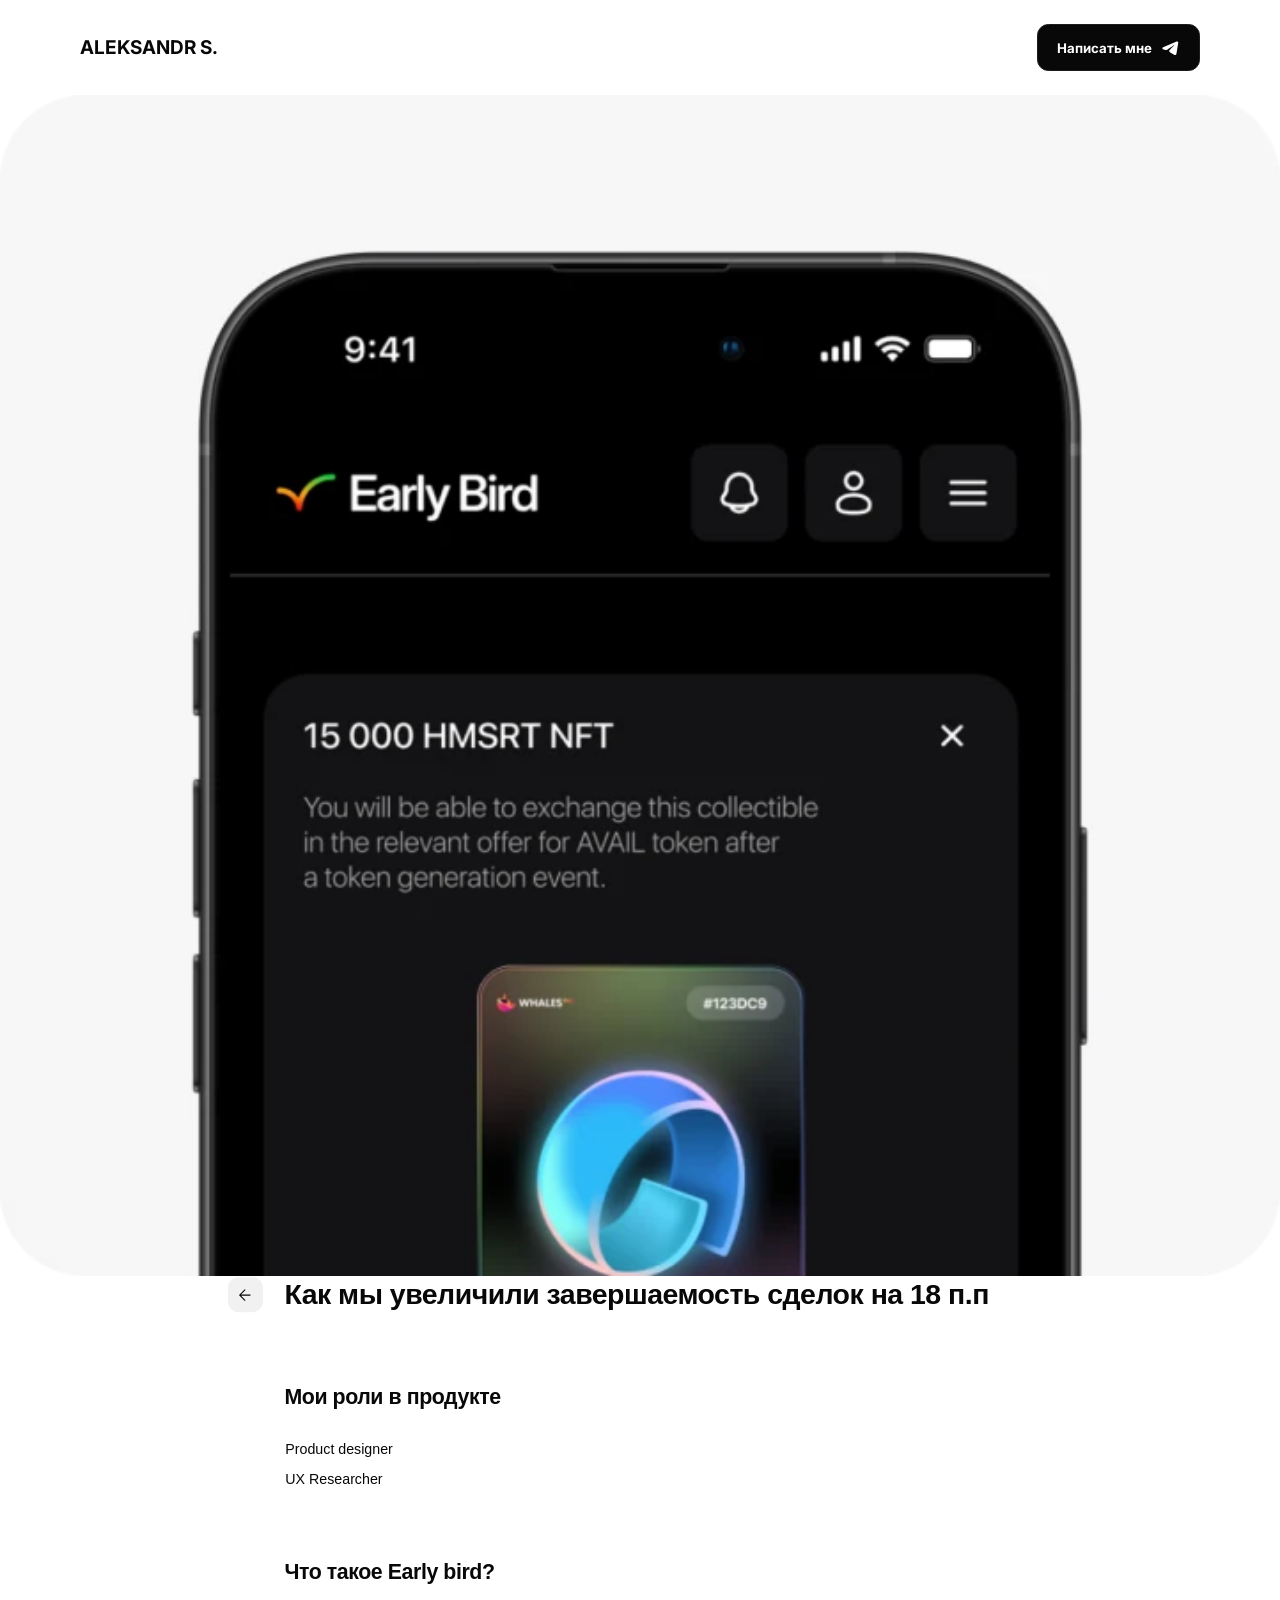
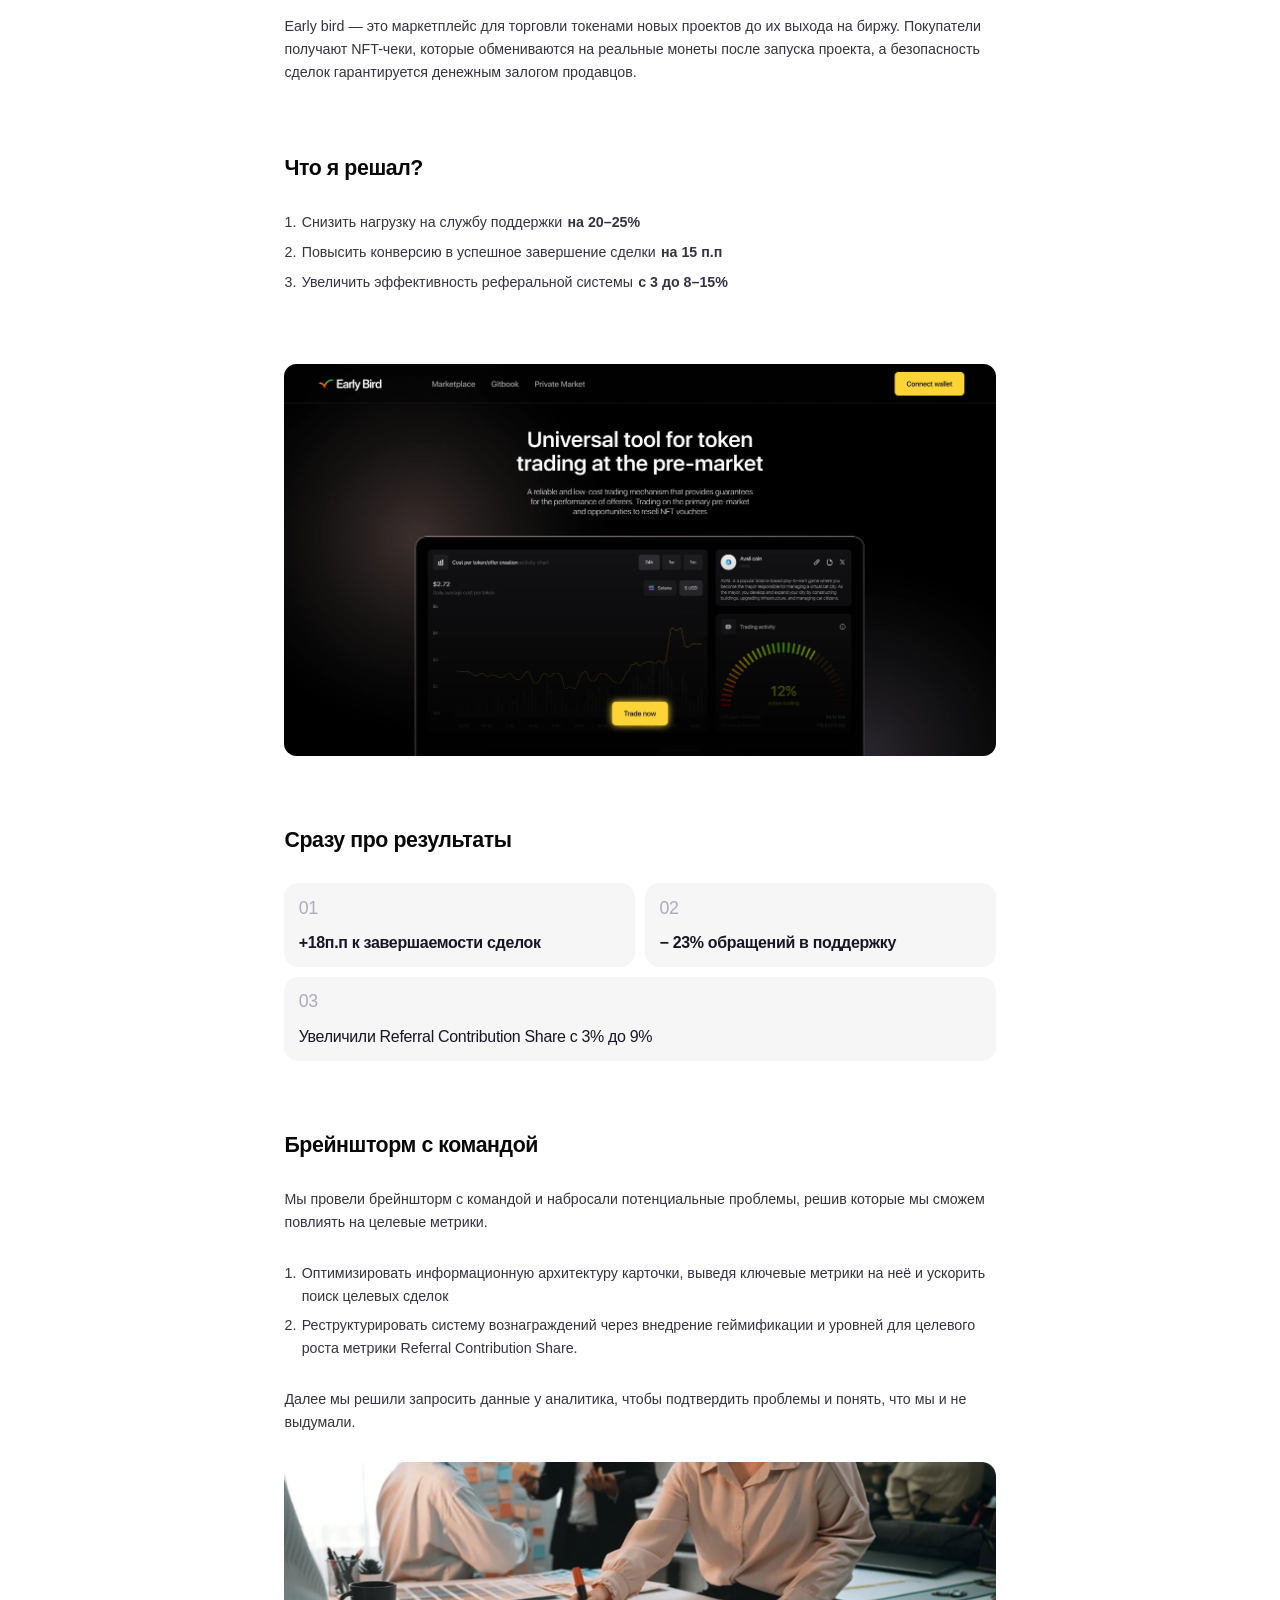
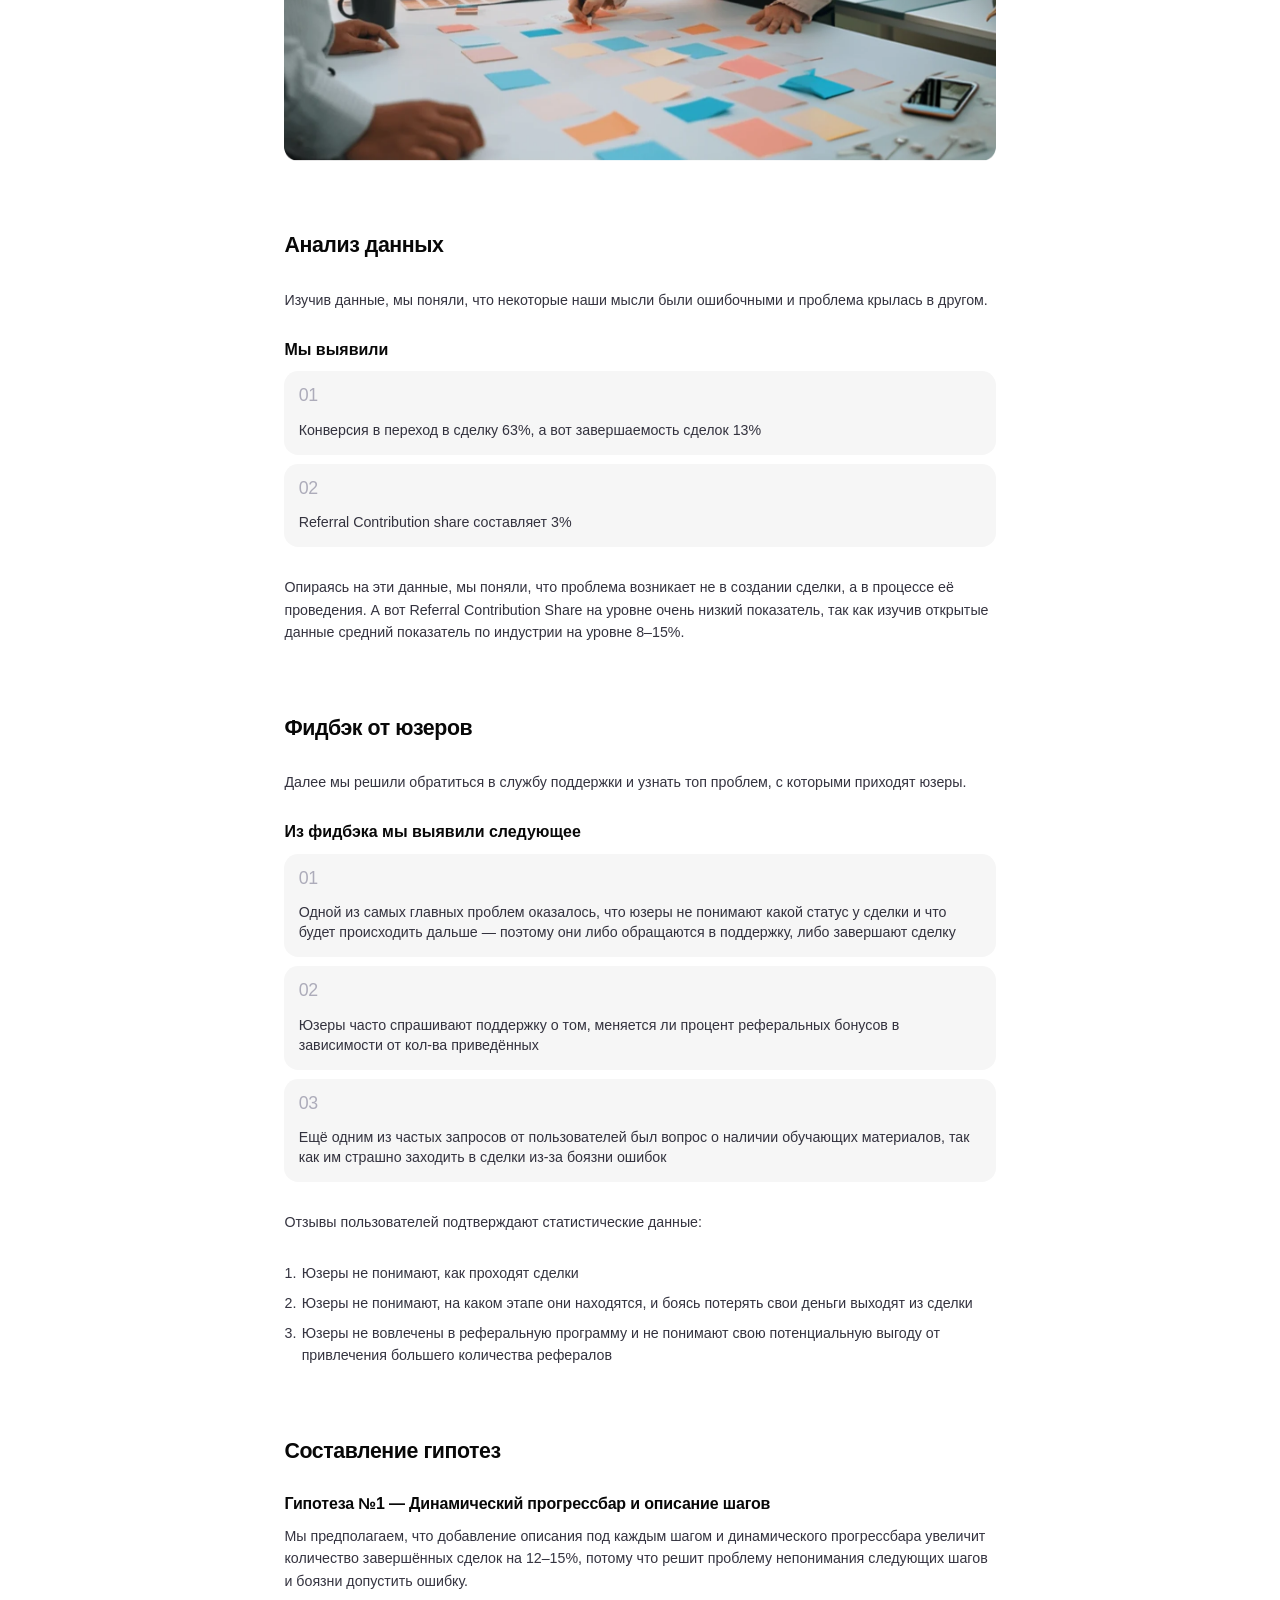
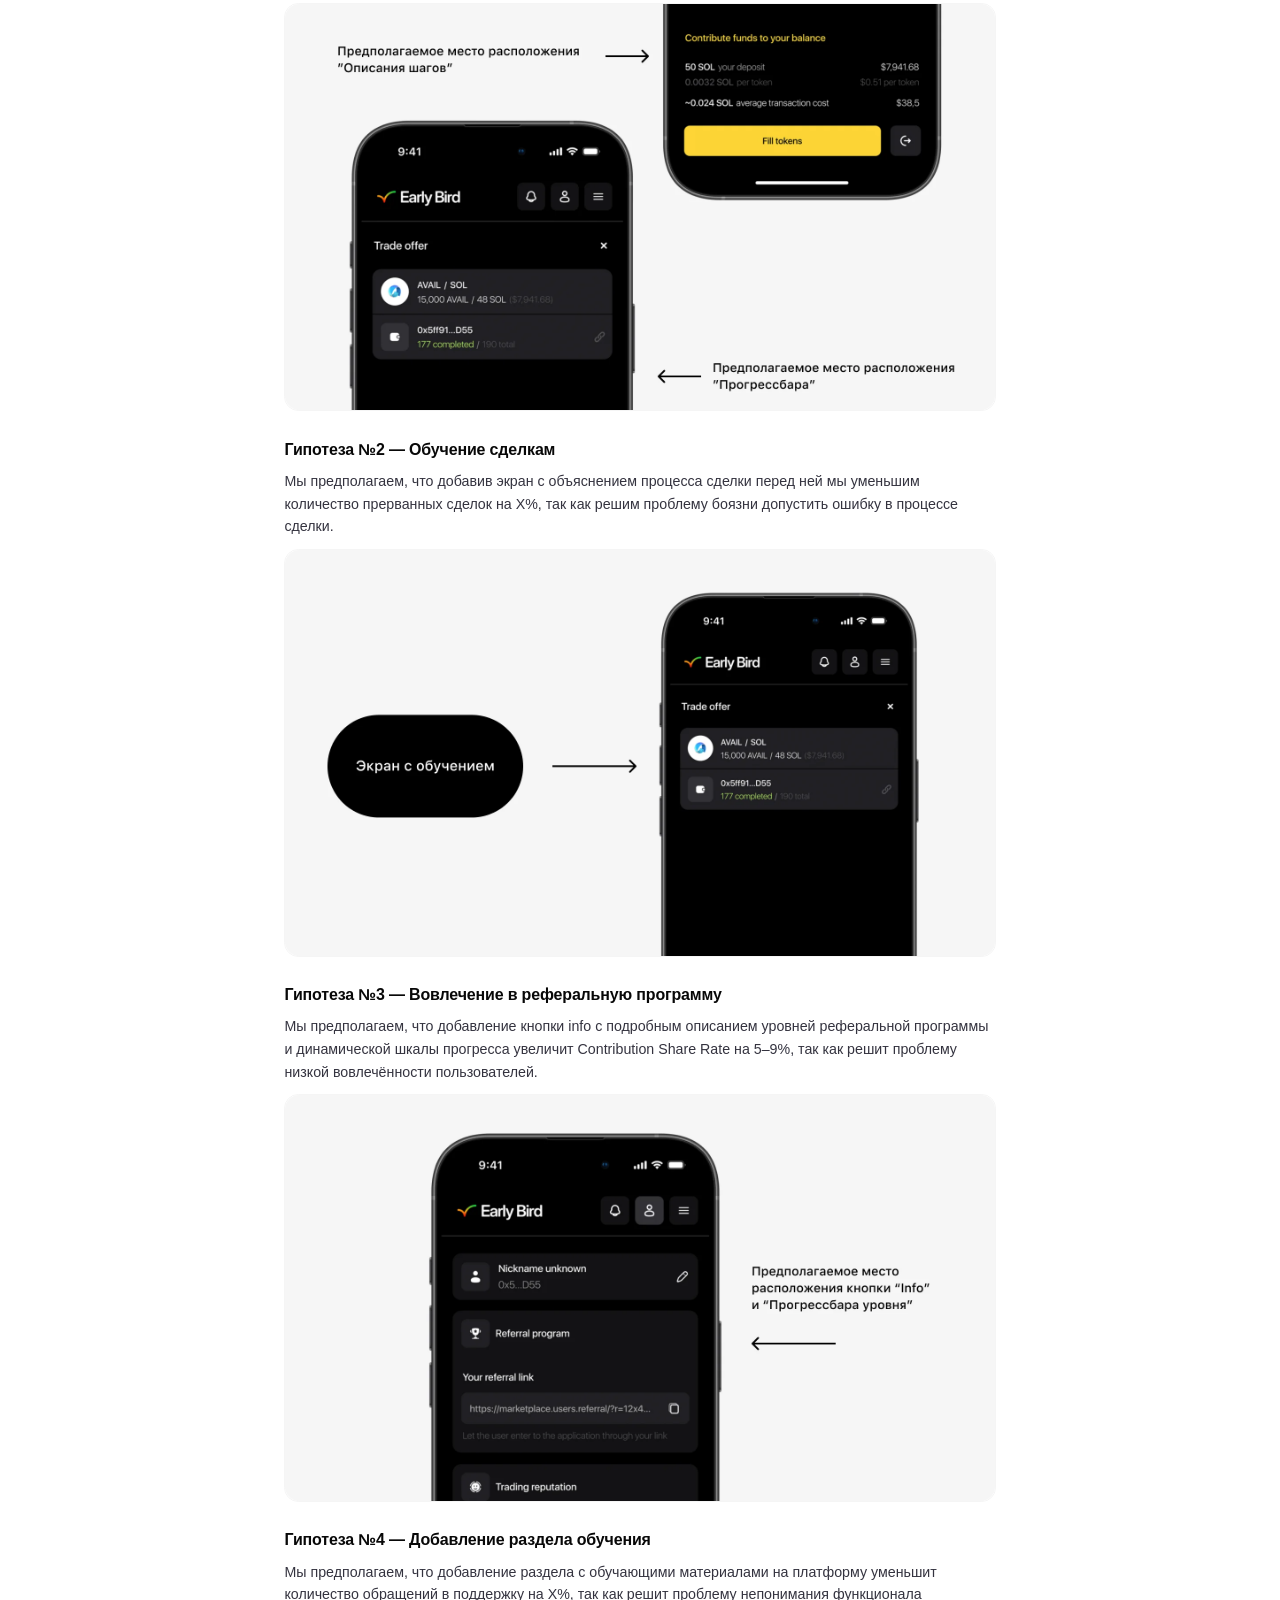
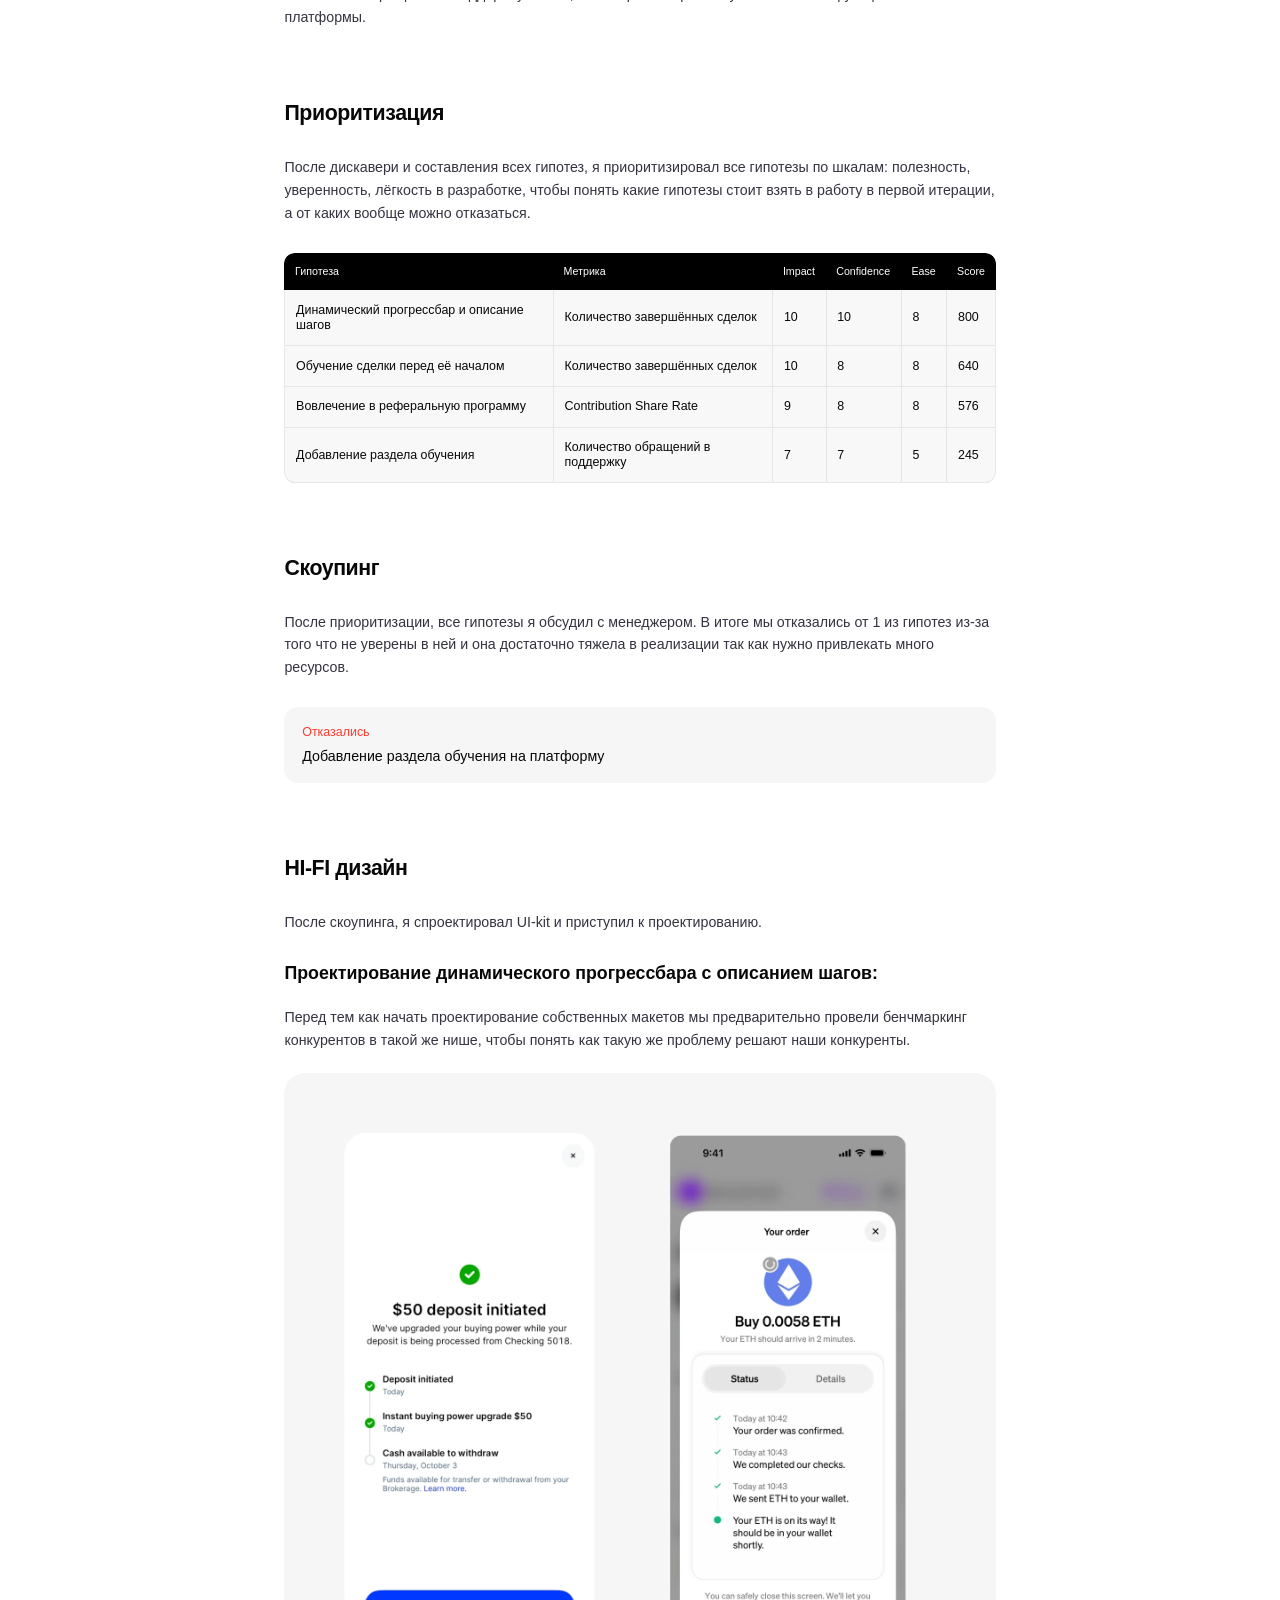
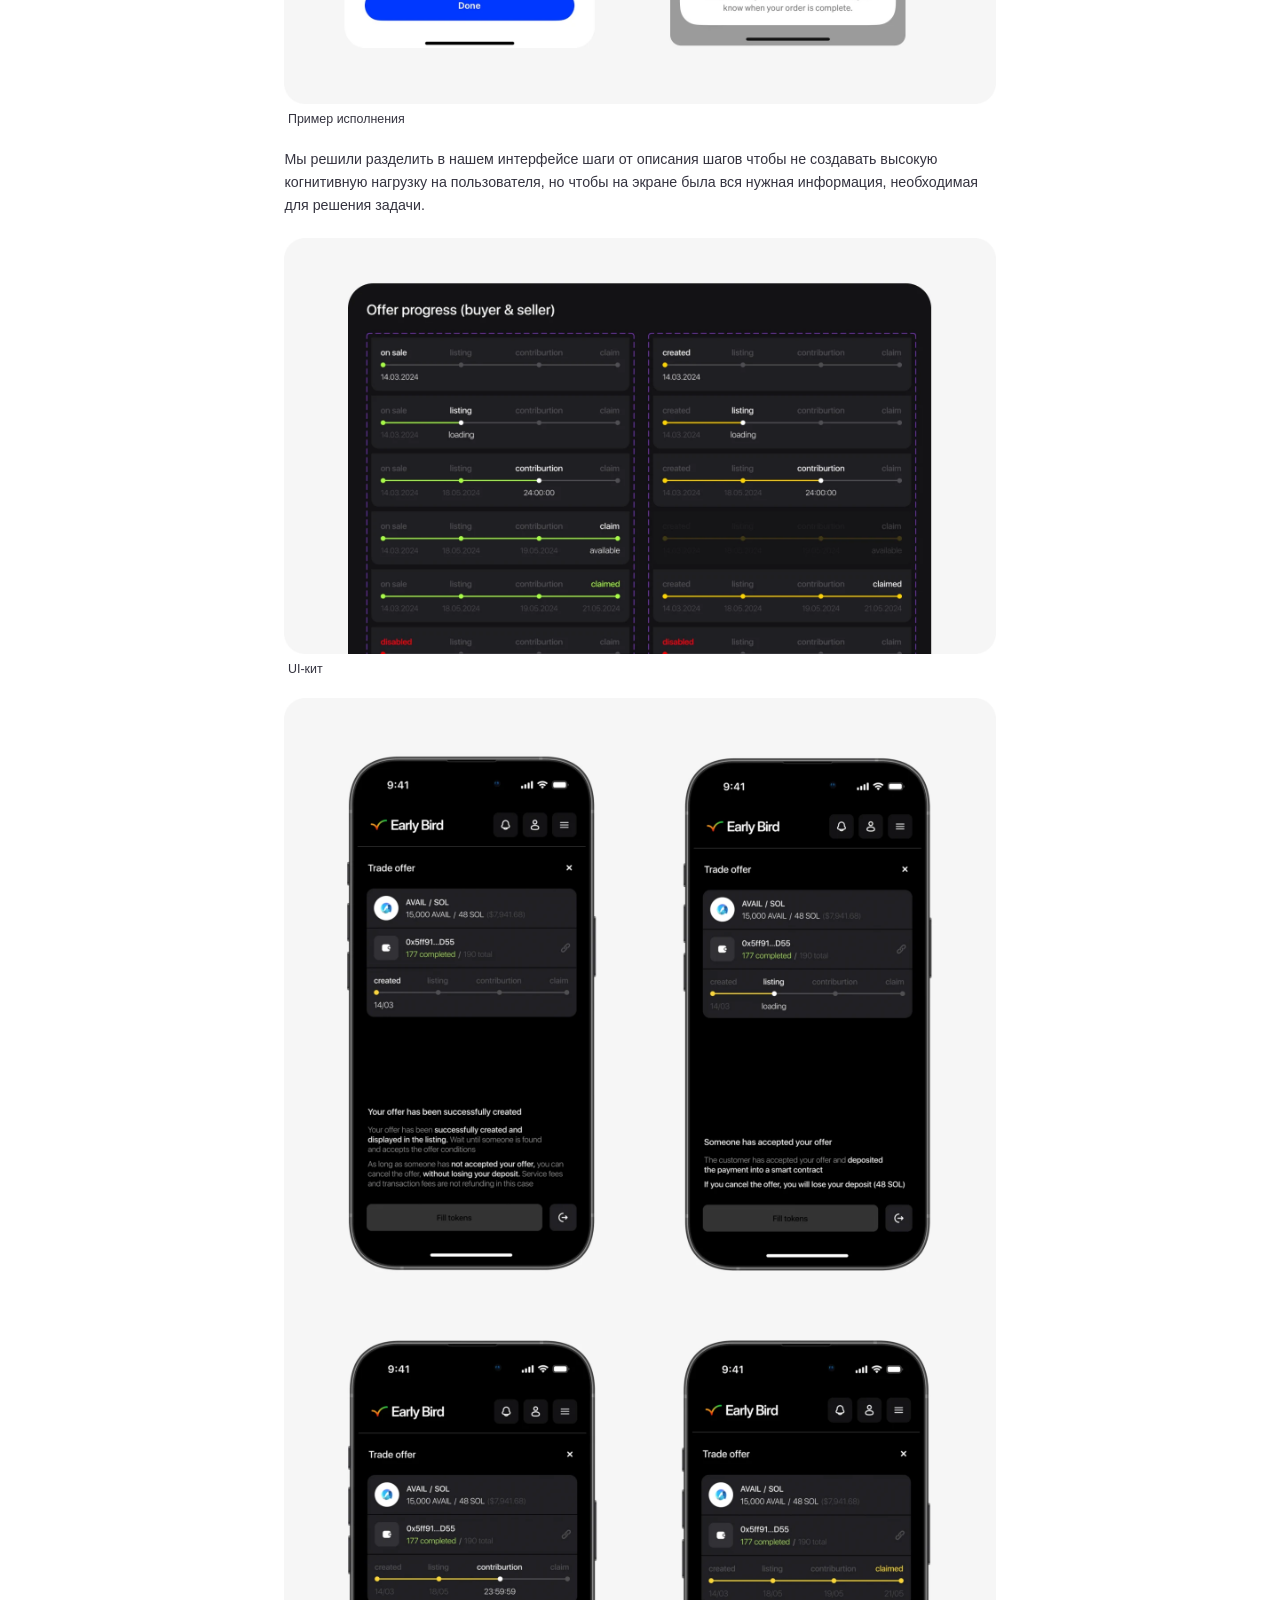
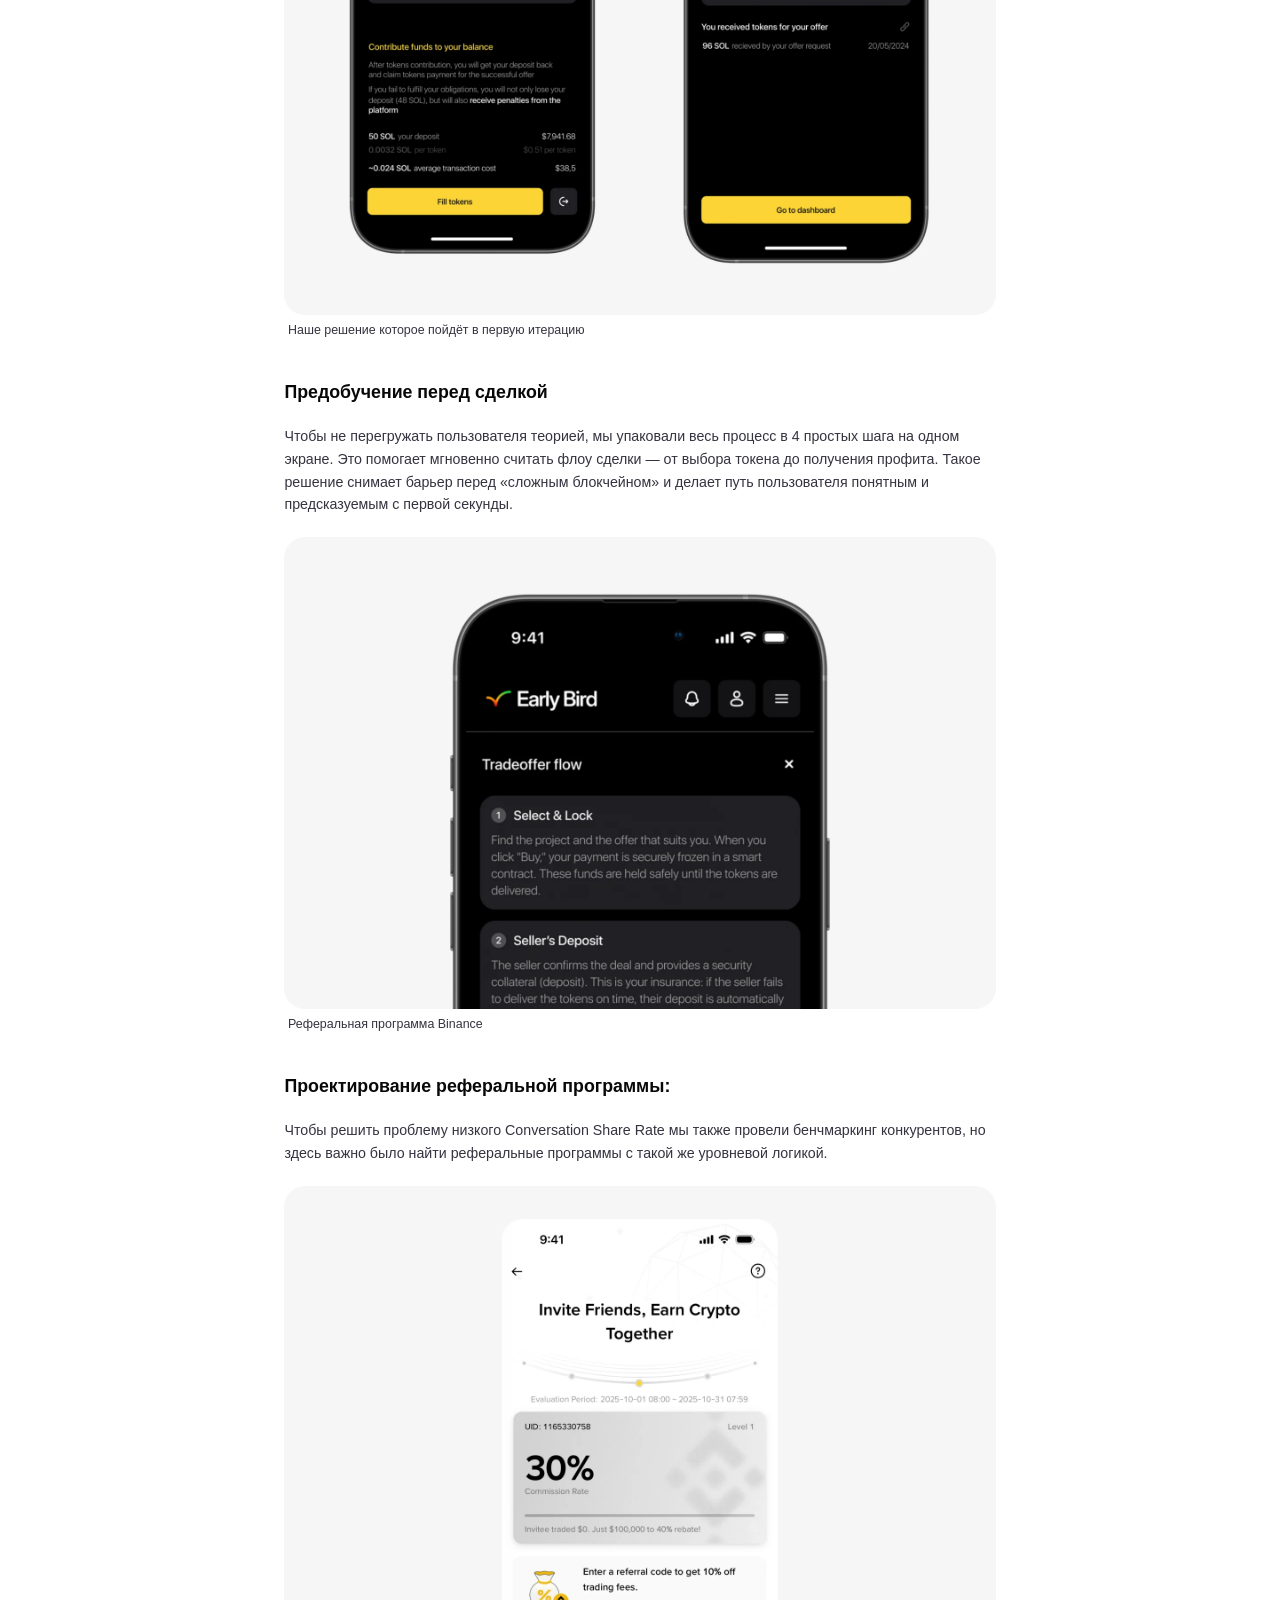
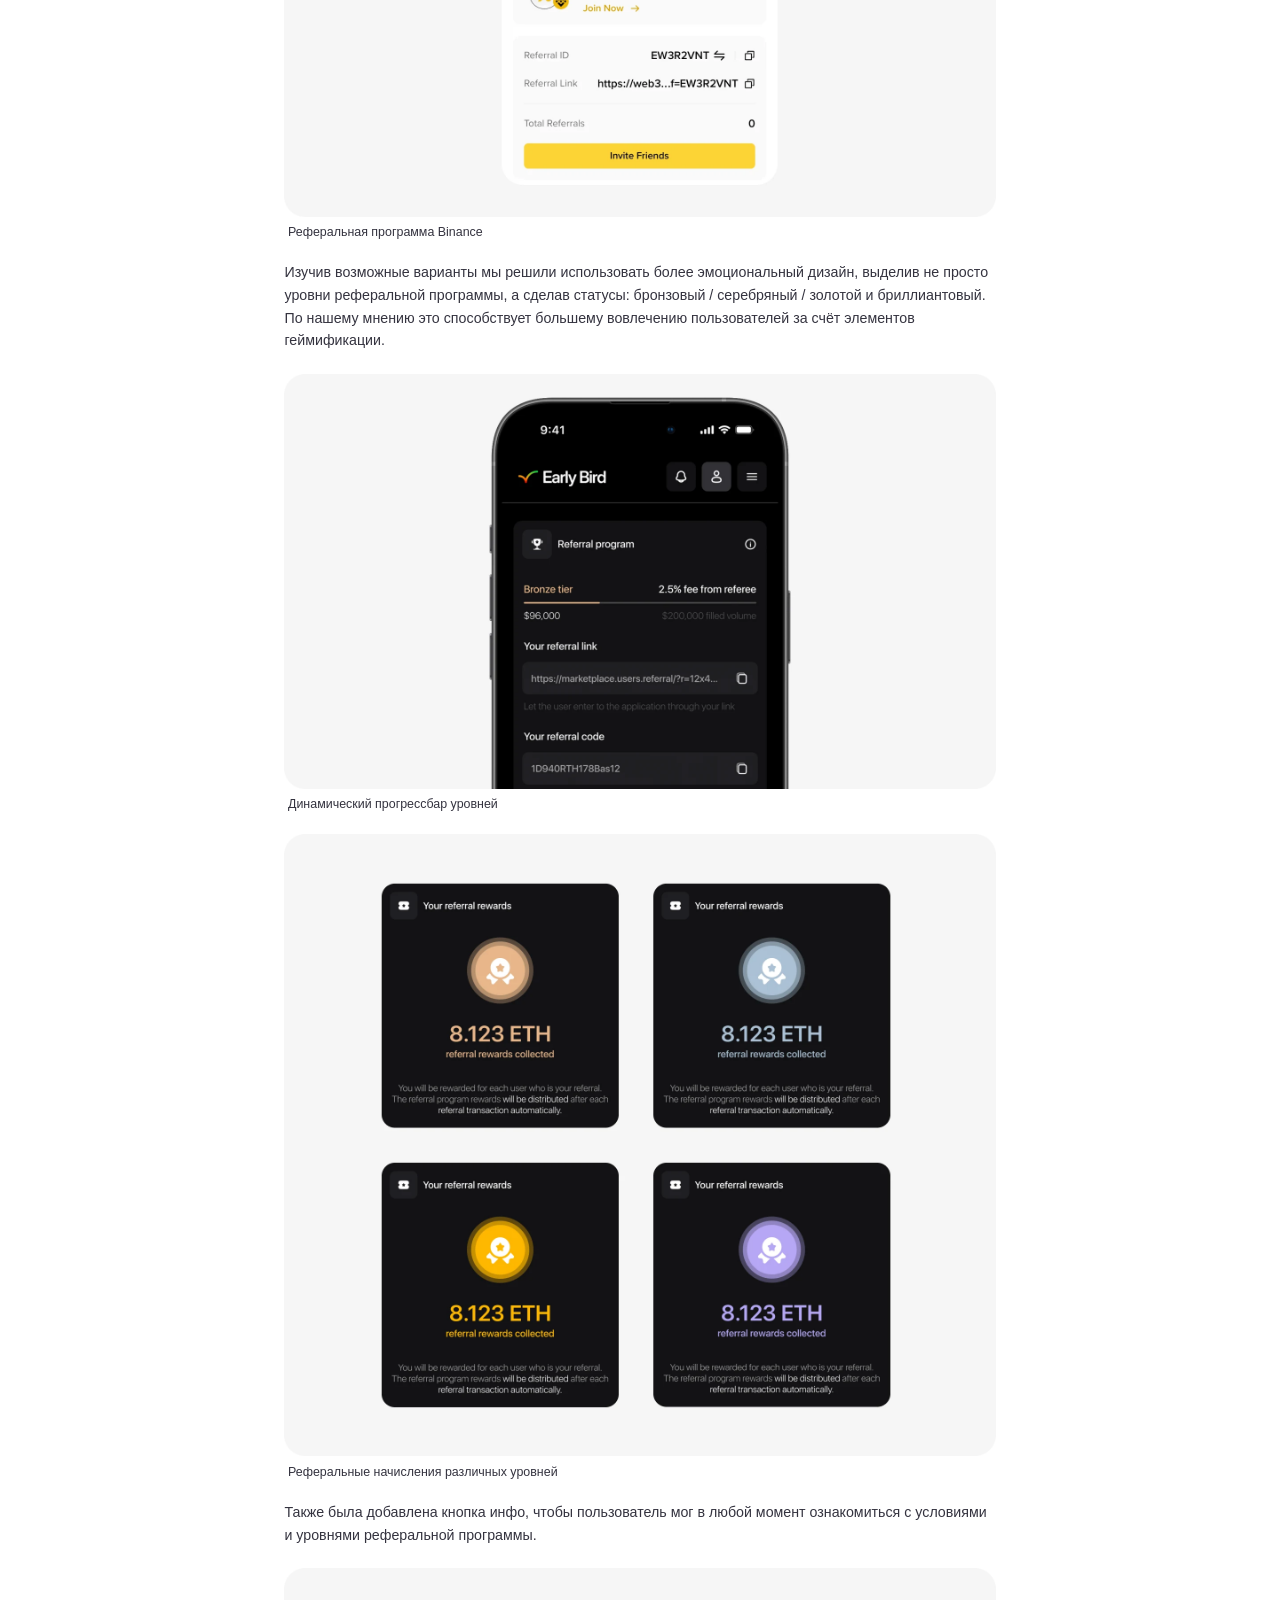
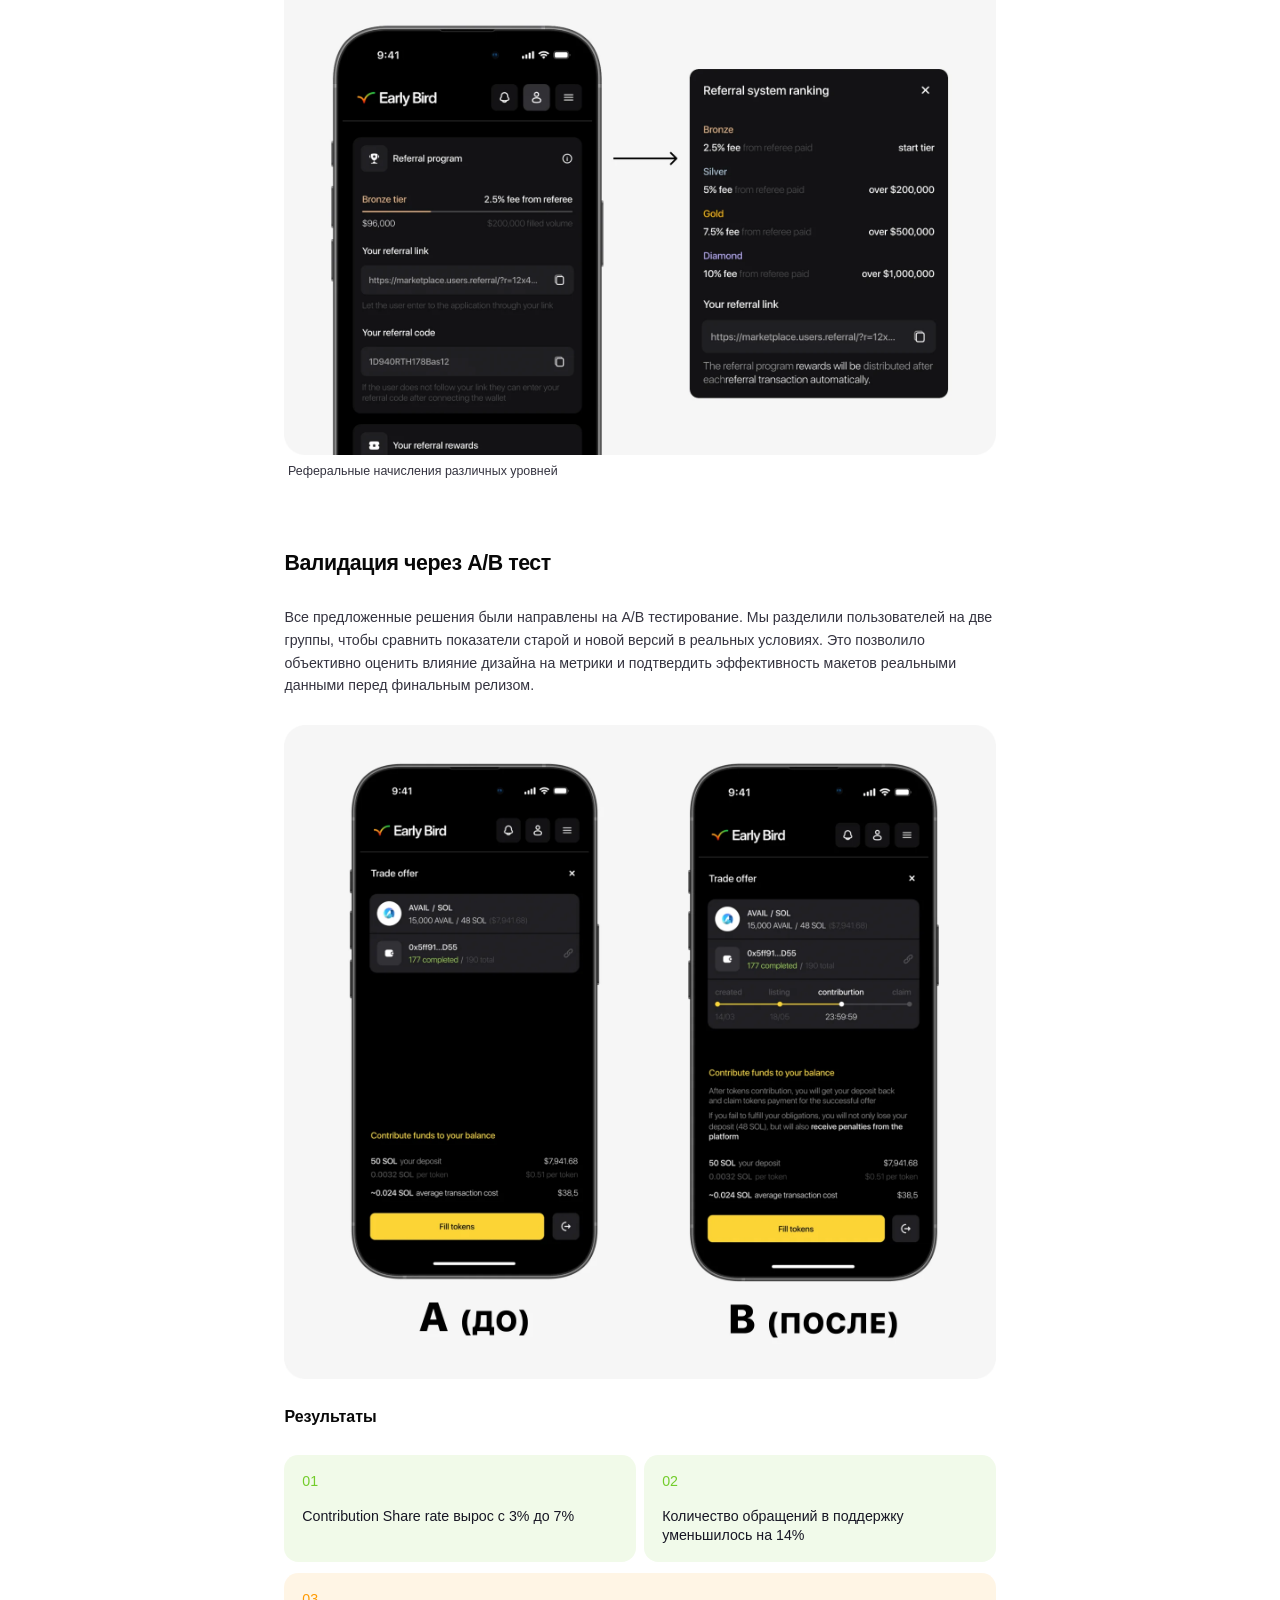
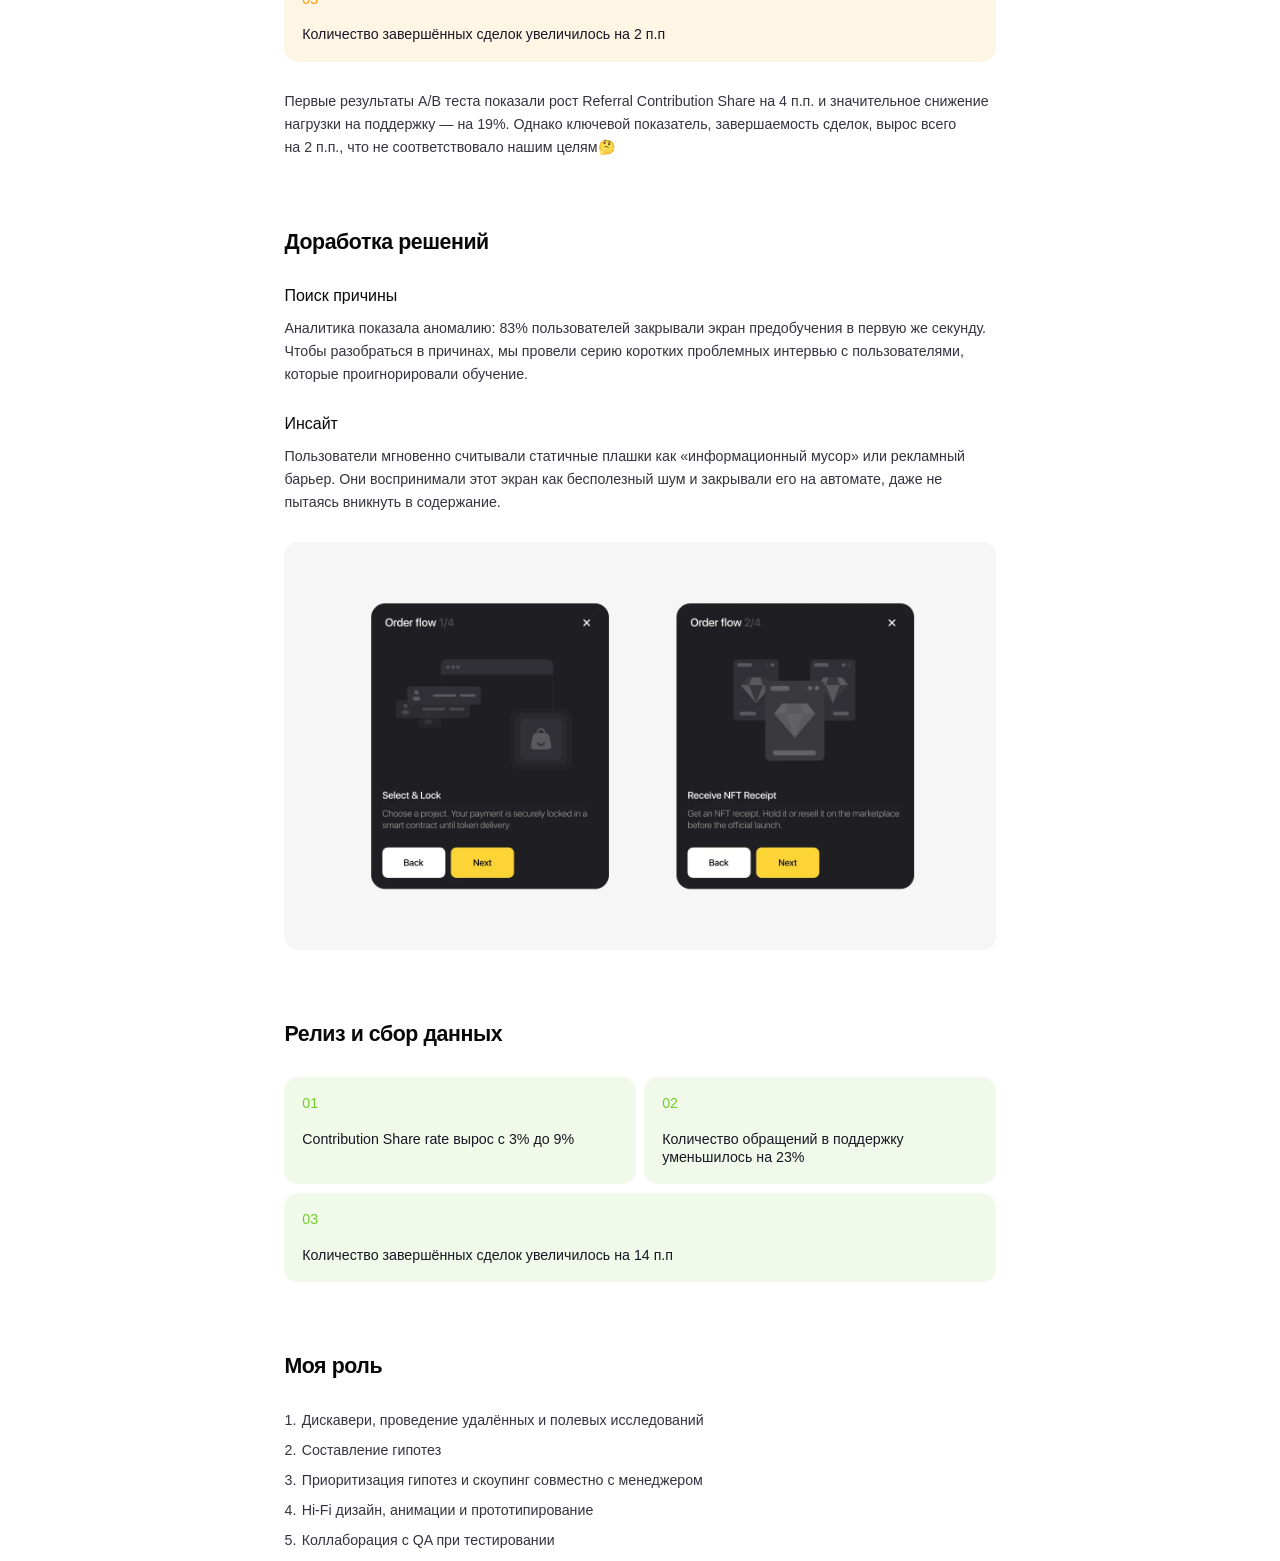
<file: case-whales.html>
<!DOCTYPE html>
<html lang="ru">
<head>
  <meta charset="UTF-8">
  <meta name="viewport" content="width=device-width, initial-scale=1.0">
  <title>Whales Market — кейс | Aleksandr S.</title>
  <link rel="preconnect" href="https://fonts.googleapis.com">
  <link rel="preconnect" href="https://fonts.gstatic.com" crossorigin>
  <link href="https://fonts.googleapis.com/css2?family=Inter:wght@400;500;600;700&display=swap" rel="stylesheet">
  <link rel="stylesheet" href="css/normalize.css">
  <link rel="stylesheet" href="css/style.css">
  <link rel="stylesheet" href="css/case.css">
</head>
<body class="page-case">

  <!-- Header -->
  <header class="header">
    <div class="header__container">
      <a href="index.html" class="header__logo" tabindex="0" aria-label="Александр С. — на главную">ALEKSANDR S.</a>
      <a href="https://t.me/al_saffronov" class="header__contact-button" tabindex="0" aria-label="Написать мне в Telegram" target="_blank" rel="noopener noreferrer">
        Написать мне
        <svg width="18" height="18" viewBox="0 0 32 32" fill="none" xmlns="http://www.w3.org/2000/svg" aria-hidden="true"><path fill-rule="evenodd" clip-rule="evenodd" d="M26.37 5.906c1.45-.61 3.005.617 2.75 2.17l-3.026 18.341c-.292 1.769-2.234 2.783-3.857 1.902-1.357-.738-3.372-1.873-5.187-3.059-.907-.592-3.683-2.492-3.341-3.844.291-1.156 4.958-5.5 7.625-8.083 1.047-1.015.57-1.601-.667-.668-3.069 2.318-7.996 5.842-9.625 6.834-1.438.875-2.188 1.024-3.084.875-1.634-.273-3.15-.694-4.388-1.207-1.672-.694-1.594-2.992-.004-3.661L26.37 5.906Z" fill="currentColor"/></svg>
      </a>
    </div>
  </header>

  <main>
    <article class="case">

      <!-- Hero -->
      <header class="case__hero reveal">
        <picture>
          <source media="(min-width: 769px)" srcset="assets/img/case-whales/hero-desktop.webp" width="1440" height="581">
          <img
            class="case__cover"
            src="assets/img/case-whales/hero-mobile.webp"
            alt="Обложка кейса Whales Market — Early Bird маркетплейс"
            width="361"
            height="333"
            loading="eager"
          >
        </picture>
      </header>

      <div class="case__content">

        <!-- Заголовок + кнопка назад -->
        <div class="case__title-row reveal">
          <a href="index.html#works" class="case__back-btn" tabindex="0" aria-label="Вернуться на главную страницу">
            <svg width="20" height="20" viewBox="0 0 20 20" fill="none" xmlns="http://www.w3.org/2000/svg" aria-hidden="true">
              <path d="M15.83 10H4.17M4.17 10L10 15.83M4.17 10L10 4.17" stroke="currentColor" stroke-width="1.23" stroke-linecap="round" stroke-linejoin="round"/>
            </svg>
            <span class="case__back-btn-text">Назад</span>
          </a>
          <h1 class="case__title">Как мы увеличили завершаемость&nbsp;сделок на&nbsp;18&nbsp;п.п</h1>
        </div>

        <!-- Мои роли -->
        <section class="case__section reveal">
          <h2 class="case__heading">Мои роли в продукте</h2>
          <ul class="case__roles">
            <li>Product designer</li>
            <li>UX Researcher</li>
          </ul>
        </section>

        <!-- Что такое Early bird? -->
        <section class="case__section reveal">
          <h2 class="case__heading">Что такое Early bird?</h2>
          <p class="case__text">Early bird&nbsp;— это маркетплейс для торговли токенами новых проектов до их выхода на биржу. Покупатели получают NFT-чеки, которые обмениваются на реальные монеты после запуска проекта, а безопасность сделок гарантируется денежным залогом продавцов.</p>
        </section>

        <!-- Что я решал? -->
        <section class="case__section reveal">
          <h2 class="case__heading">Что я решал?</h2>
          <ol class="case__goals">
            <li>Снизить нагрузку на службу поддержки <strong>на 20–25%</strong></li>
            <li>Повысить конверсию в успешное завершение сделки <strong>на 15 п.п</strong></li>
            <li>Увеличить эффективность реферальной системы <strong>с 3 до 8–15%</strong></li>
          </ol>
        </section>

        <!-- Изображение продукта -->
        <figure class="case__figure reveal">
          <picture>
            <source media="(min-width: 769px)" srcset="assets/img/case-whales/img-product-desktop.webp" width="800" height="440">
            <img src="assets/img/case-whales/img-product-mobile.webp" alt="Интерфейс Early Bird маркетплейса" width="361" height="695" loading="lazy">
          </picture>
        </figure>

        <!-- Сразу про результаты -->
        <section class="case__section reveal">
          <h2 class="case__heading">Сразу про результаты</h2>
          <div class="case__results">
            <div class="case__results-row">
              <div class="case__result-item">
                <span class="case__result-num">01</span>
                <p class="case__result-text">+18п.п к завершаемости сделок</p>
              </div>
              <div class="case__result-item">
                <span class="case__result-num">02</span>
                <p class="case__result-text">−&nbsp;23% обращений в&nbsp;поддержку</p>
              </div>
            </div>
            <div class="case__result-item case__result-item--wide">
              <span class="case__result-num">03</span>
              <p class="case__result-text case__result-text--light">Увеличили Referral Contribution Share c&nbsp;3% до&nbsp;9%</p>
            </div>
          </div>
        </section>

        <!-- Брейншторм с командой -->
        <section class="case__section reveal">
          <h2 class="case__heading">Брейншторм с командой</h2>
          <p class="case__text">Мы провели брейншторм с командой и набросали потенциальные проблемы, решив которые мы сможем повлиять на целевые метрики.</p>
          <ul class="case__list">
            <li>Оптимизировать информационную архитектуру карточки, выведя ключевые метрики на неё и ускорить поиск целевых сделок</li>
            <li>Реструктурировать систему вознаграждений через внедрение геймификации и уровней для целевого роста метрики Referral Contribution Share.</li>
          </ul>
          <p class="case__text">Далее мы решили запросить данные у аналитика, чтобы подтвердить проблемы и понять, что мы и не выдумали.</p>
          <figure class="case__figure">
            <picture>
              <source media="(min-width: 769px)" srcset="assets/img/case-whales/img-brainstorm-desktop.webp" width="800" height="337">
              <img src="assets/img/case-whales/img-brainstorm-mobile.webp" alt="Схема брейншторма с командой" width="361" height="152" loading="lazy">
            </picture>
          </figure>
        </section>

        <!-- Анализ данных -->
        <section class="case__section reveal">
          <h2 class="case__heading">Анализ данных</h2>
          <p class="case__text">Изучив данные, мы поняли, что некоторые наши мысли были ошибочными и проблема крылась в другом.</p>
          <div class="case__data-block">
            <p class="case__subheading">Мы выявили</p>
            <ul class="case__data-cards">
            <li class="case__data-card">
              <span class="case__data-num">01</span>
              Конверсия в переход в сделку 63%, а вот завершаемость сделок 13%            </li>
            <li class="case__data-card">
              <span class="case__data-num">02</span>
              Referral Contribution share составляет 3%            </li>
            </ul>
          </div>
          <p class="case__text">Опираясь на эти данные, мы поняли, что проблема возникает не в создании сделки, а в процессе её проведения. А вот Referral Contribution Share на уровне очень низкий показатель, так как изучив открытые данные средний показатель по индустрии на уровне 8–15%.</p>
        </section>

        <!-- Фидбэк от юзеров -->
        <section class="case__section reveal">
          <h2 class="case__heading">Фидбэк от юзеров</h2>
          <p class="case__text">Далее мы решили обратиться в службу поддержки и узнать топ проблем, с которыми приходят юзеры.</p>
          <div class="case__data-block">
            <p class="case__subheading">Из фидбэка мы выявили следующее</p>
            <ul class="case__data-cards">
            <li class="case__data-card">
              <span class="case__data-num">01</span>
              Одной из самых главных проблем оказалось, что юзеры не понимают какой статус у сделки и что будет происходить дальше&nbsp;— поэтому они либо обращаются в поддержку, либо завершают сделку
            </li>
            <li class="case__data-card">
              <span class="case__data-num">02</span>
              Юзеры часто спрашивают поддержку о том, меняется ли процент реферальных бонусов в зависимости от кол-ва приведённых
            </li>
            <li class="case__data-card">
              <span class="case__data-num">03</span>
              Ещё одним из частых запросов от пользователей был вопрос о наличии обучающих материалов, так как им страшно заходить в сделки из-за боязни ошибок
            </li>
            </ul>
          </div>
          <p class="case__text">Отзывы пользователей подтверждают статистические данные:</p>
          <ul class="case__list">
            <li>Юзеры не понимают, как проходят сделки</li>
            <li>Юзеры не понимают, на каком этапе они находятся, и боясь потерять свои деньги выходят из сделки</li>
            <li>Юзеры не вовлечены в реферальную программу и не понимают свою потенциальную выгоду от привлечения большего количества рефералов</li>
          </ul>
        </section>

        <!-- Составление гипотез -->
        <section class="case__section reveal">
          <h2 class="case__heading">Составление гипотез</h2>

          <div class="case__hypothesis">
            <h3 class="case__hypothesis-title">Гипотеза №1&nbsp;— Динамический прогрессбар и описание шагов</h3>
            <p class="case__text">Мы предполагаем, что добавление описания под каждым шагом и динамического прогрессбара увеличит количество завершённых сделок на 12–15%, потому что решит проблему непонимания следующих шагов и боязни допустить ошибку.</p>
            <figure class="case__figure case__figure--mock">
              <picture>
                <source media="(min-width: 769px)" srcset="assets/img/case-whales/img-hypothesis-1-desktop.webp" width="802" height="459">
                <img src="assets/img/case-whales/img-hypothesis-1-mobile.webp" alt="Мокап: прогрессбар и шаги сделки" width="361" height="641" loading="lazy">
              </picture>
            </figure>
          </div>

          <div class="case__hypothesis">
            <h3 class="case__hypothesis-title">Гипотеза №2&nbsp;— Обучение сделкам</h3>
            <p class="case__text">Мы предполагаем, что добавив экран с объяснением процесса сделки перед ней мы уменьшим количество прерванных сделок на X%, так как решим проблему боязни допустить ошибку в процессе сделки.</p>
            <figure class="case__figure case__figure--mock">
              <picture>
                <source media="(min-width: 769px)" srcset="assets/img/case-whales/img-hypothesis-2-desktop.webp" width="802" height="459">
                <img src="assets/img/case-whales/img-hypothesis-2-mobile.webp" alt="Мокап: экран обучения перед сделкой" width="361" height="949" loading="lazy">
              </picture>
            </figure>
          </div>

          <div class="case__hypothesis">
            <h3 class="case__hypothesis-title">Гипотеза №3&nbsp;— Вовлечение в реферальную программу</h3>
            <p class="case__text">Мы предполагаем, что добавление кнопки info с подробным описанием уровней реферальной программы и динамической шкалы прогресса увеличит Contribution Share Rate на 5–9%, так как решит проблему низкой вовлечённости пользователей.</p>
            <figure class="case__figure case__figure--mock">
              <picture>
                <source media="(min-width: 769px)" srcset="assets/img/case-whales/img-hypothesis-3-desktop.webp" width="802" height="459">
                <img src="assets/img/case-whales/img-hypothesis-3-mobile.webp" alt="Мокап: реферальная программа" width="361" height="664" loading="lazy">
              </picture>
            </figure>
          </div>

          <div class="case__hypothesis">
            <h3 class="case__hypothesis-title">Гипотеза №4&nbsp;— Добавление раздела обучения</h3>
            <p class="case__text">Мы предполагаем, что добавление раздела с обучающими материалами на платформу уменьшит количество обращений в поддержку на X%, так как решит проблему непонимания функционала платформы.</p>
          </div>
        </section>

        <!-- Приоритизация -->
        <section class="case__section reveal">
          <h2 class="case__heading">Приоритизация</h2>
          <p class="case__text">После дискавери и составления всех гипотез, я приоритизировал все гипотезы по шкалам: полезность, уверенность, лёгкость в разработке, чтобы понять какие гипотезы стоит взять в работу в первой итерации, а от каких вообще можно отказаться.</p>
          <div class="case__table-wrap">
            <table class="case__table" aria-label="Таблица приоритизации гипотез">
              <thead>
                <tr>
                  <th scope="col">Гипотеза</th>
                  <th scope="col">Метрика</th>
                  <th scope="col">Impact</th>
                  <th scope="col">Confidence</th>
                  <th scope="col">Ease</th>
                  <th scope="col">Score</th>
                </tr>
              </thead>
              <tbody>
                <tr>
                  <td>Динамический прогрессбар и описание шагов</td>
                  <td>Количество завершённых сделок</td>
                  <td>10</td>
                  <td>10</td>
                  <td>8</td>
                  <td>800</td>
                </tr>
                <tr>
                  <td>Обучение сделки перед её началом</td>
                  <td>Количество завершённых сделок</td>
                  <td>10</td>
                  <td>8</td>
                  <td>8</td>
                  <td>640</td>
                </tr>
                <tr>
                  <td>Вовлечение в реферальную программу</td>
                  <td>Contribution Share Rate</td>
                  <td>9</td>
                  <td>8</td>
                  <td>8</td>
                  <td>576</td>
                </tr>
                <tr>
                  <td>Добавление раздела обучения</td>
                  <td>Количество обращений в поддержку</td>
                  <td>7</td>
                  <td>7</td>
                  <td>5</td>
                  <td>245</td>
                </tr>
              </tbody>
            </table>
          </div>
        </section>

        <!-- Скоупинг -->
        <section class="case__section reveal">
          <h2 class="case__heading">Скоупинг</h2>
          <p class="case__text">После приоритизации, все гипотезы я обсудил с менеджером. В итоге мы отказались от 1 из гипотез из-за того что не уверены в ней и она достаточно тяжела в реализации так как нужно привлекать много ресурсов.</p>
          <div class="case__scoping-card">
            <span class="case__scoping-label">Отказались</span>
            <p class="case__scoping-text">Добавление раздела обучения на платформу</p>
          </div>
        </section>

        <!-- HI-FI дизайн -->
        <section class="case__section reveal">
          <h2 class="case__heading">HI-FI дизайн</h2>
          <p class="case__text">После скоупинга, я спроектировал UI-kit и приступил к проектированию.</p>

          <div class="case__hifi-sub">
            <h3 class="case__hifi-title">Проектирование динамического прогрессбара с описанием шагов:</h3>
            <p class="case__text">Перед тем как начать проектирование собственных макетов мы предварительно провели бенчмаркинг конкурентов в такой же нише, чтобы понять как такую же проблему решают наши конкуренты.</p>
            <figure class="case__figure">
              <picture>
                <source media="(min-width: 769px)" srcset="assets/img/case-whales/img-benchmark-1-desktop.webp" width="802" height="711">
                <img src="assets/img/case-whales/img-benchmark-1-mobile.webp" alt="Бенчмаркинг конкурентов — прогрессбар" width="361" height="1280" loading="lazy">
              </picture>
              <figcaption class="case__caption">Пример исполнения</figcaption>
            </figure>
            <p class="case__text">Мы решили разделить в нашем интерфейсе шаги от описания шагов чтобы не создавать высокую когнитивную нагрузку на пользователя, но чтобы на экране была вся нужная информация, необходимая для решения задачи.</p>
            <figure class="case__figure">
              <picture>
                <source media="(min-width: 769px)" srcset="assets/img/case-whales/img-uikit-desktop.webp" width="802" height="469">
                <img src="assets/img/case-whales/img-uikit-mobile.webp" alt="UI-кит" width="361" height="429" loading="lazy">
              </picture>
              <figcaption class="case__caption">UI-кит</figcaption>
            </figure>
            <figure class="case__figure">
              <picture>
                <source media="(min-width: 769px)" srcset="assets/img/case-whales/img-solution-1-desktop.webp" width="802" height="1372">
                <img src="assets/img/case-whales/img-solution-1-mobile.webp" alt="Наше решение первой итерации" width="361" height="1424" loading="lazy">
              </picture>
              <figcaption class="case__caption">Наше решение которое пойдёт в первую итерацию</figcaption>
            </figure>
          </div>

          <div class="case__hifi-sub">
            <h3 class="case__hifi-title">Предобучение перед сделкой</h3>
            <p class="case__text">Чтобы не перегружать пользователя теорией, мы упаковали весь процесс в 4 простых шага на одном экране. Это помогает мгновенно считать флоу сделки&nbsp;— от выбора токена до получения профита. Такое решение снимает барьер перед «сложным блокчейном» и делает путь пользователя понятным и предсказуемым с первой секунды.</p>
            <figure class="case__figure">
              <picture>
                <source media="(min-width: 769px)" srcset="assets/img/case-whales/img-preeducation-desktop.webp" width="802" height="532">
                <img src="assets/img/case-whales/img-preeducation-mobile.webp" alt="Предобучение перед сделкой" width="361" height="455" loading="lazy">
              </picture>
              <figcaption class="case__caption">Реферальная программа Binance</figcaption>
            </figure>
          </div>

          <div class="case__hifi-sub">
            <h3 class="case__hifi-title">Проектирование реферальной программы:</h3>
            <p class="case__text">Чтобы решить проблему низкого Conversation Share Rate мы также провели бенчмаркинг конкурентов, но здесь важно было найти реферальные программы с такой же уровневой логикой.</p>
            <figure class="case__figure">
              <picture>
                <source media="(min-width: 769px)" srcset="assets/img/case-whales/img-referral-benchmark-desktop.webp" width="802" height="711">
                <img src="assets/img/case-whales/img-referral-benchmark-mobile.webp" alt="Реферальная программа Binance — бенчмаркинг" width="361" height="711" loading="lazy">
              </picture>
              <figcaption class="case__caption">Реферальная программа Binance</figcaption>
            </figure>
            <p class="case__text">Изучив возможные варианты мы решили использовать более эмоциональный дизайн, выделив не просто уровни реферальной программы, а сделав статусы: бронзовый / серебряный / золотой и бриллиантовый. По нашему мнению это способствует большему вовлечению пользователей за счёт элементов геймификации.</p>
            <figure class="case__figure">
              <picture>
                <source media="(min-width: 769px)" srcset="assets/img/case-whales/img-progress-levels-desktop.webp" width="802" height="469">
                <img src="assets/img/case-whales/img-progress-levels-mobile.webp" alt="Динамический прогрессбар уровней реферальной программы" width="361" height="414" loading="lazy">
              </picture>
              <figcaption class="case__caption">Динамический прогрессбар уровней</figcaption>
            </figure>
            <figure class="case__figure">
              <picture>
                <source media="(min-width: 769px)" srcset="assets/img/case-whales/img-referral-rewards-desktop.webp" width="802" height="702">
                <img src="assets/img/case-whales/img-referral-rewards-mobile.webp" alt="Реферальные начисления различных уровней" width="361" height="1334" loading="lazy">
              </picture>
              <figcaption class="case__caption">Реферальные начисления различных уровней</figcaption>
            </figure>
            <p class="case__text">Также была добавлена кнопка инфо, чтобы пользователь мог в любой момент ознакомиться с условиями и уровнями реферальной программы.</p>
            <figure class="case__figure">
              <picture>
                <source media="(min-width: 769px)" srcset="assets/img/case-whales/img-referral-info-desktop.webp" width="802" height="550">
                <img src="assets/img/case-whales/img-referral-info-mobile.webp" alt="Кнопка инфо реферальной программы" width="361" height="486" loading="lazy">
              </picture>
              <figcaption class="case__caption">Реферальные начисления различных уровней</figcaption>
            </figure>
          </div>
        </section>

        <!-- Валидация через A/B тест -->
        <section class="case__section reveal">
          <h2 class="case__heading">Валидация через A/B тест</h2>
          <p class="case__text">Все предложенные решения были направлены на A/B тестирование. Мы разделили пользователей на две группы, чтобы сравнить показатели старой и новой версий в реальных условиях. Это позволило объективно оценить влияние дизайна на метрики и подтвердить эффективность макетов реальными данными перед финальным релизом.</p>
          <figure class="case__figure">
            <picture>
              <source media="(min-width: 769px)" srcset="assets/img/case-whales/img-abtest-desktop.webp" width="800" height="735">
              <img src="assets/img/case-whales/img-abtest-mobile.webp" alt="Схема A/B теста" width="361" height="1472" loading="lazy">
            </picture>
          </figure>
          <p class="case__subheading">Результаты</p>
          <div class="case__ab-results">
            <div class="case__ab-row">
              <div class="case__ab-card case__ab-card--green-light">
                <span class="case__ab-num case__ab-num--green">01</span>
                <p class="case__ab-text">Contribution Share rate вырос с&nbsp;3% до&nbsp;7%</p>
              </div>
              <div class="case__ab-card case__ab-card--green">
                <span class="case__ab-num case__ab-num--green">02</span>
                <p class="case__ab-text">Количество обращений в&nbsp;поддержку уменьшилось на&nbsp;14%</p>
              </div>
            </div>
            <div class="case__ab-card case__ab-card--orange">
              <span class="case__ab-num case__ab-num--orange">03</span>
              <p class="case__ab-text">Количество завершённых сделок увеличилось на&nbsp;2&nbsp;п.п</p>
            </div>
          </div>
          <p class="case__text">Первые результаты A/B теста показали рост Referral Contribution Share на&nbsp;4&nbsp;п.п. и&nbsp;значительное снижение нагрузки на&nbsp;поддержку&nbsp;— на&nbsp;19%. Однако ключевой показатель, завершаемость сделок, вырос всего на&nbsp;2&nbsp;п.п., что&nbsp;не&nbsp;соответствовало нашим целям🤔</p>
        </section>

        <!-- Доработка решений -->
        <section class="case__section reveal">
          <h2 class="case__heading">Доработка решений</h2>
          <div class="case__insight-block">
            <p class="case__insight-label">Поиск причины</p>
            <p class="case__text">Аналитика показала аномалию: 83% пользователей закрывали экран предобучения в первую же секунду. Чтобы разобраться в причинах, мы провели серию коротких проблемных интервью с пользователями, которые проигнорировали обучение.</p>
          </div>
          <div class="case__insight-block">
            <p class="case__insight-label">Инсайт</p>
            <p class="case__text">Пользователи мгновенно считывали статичные плашки как «информационный мусор» или рекламный барьер. Они воспринимали этот экран как бесполезный шум и закрывали его на автомате, даже не пытаясь вникнуть в содержание.</p>
          </div>
          <figure class="case__figure">
            <picture>
              <source media="(min-width: 769px)" srcset="assets/img/case-whales/img-refinement-desktop.webp" width="800" height="459">
              <img src="assets/img/case-whales/img-refinement-mobile.webp" alt="Доработка решения — новый экран предобучения" width="361" height="814" loading="lazy">
            </picture>
          </figure>
        </section>

        <!-- Релиз и сбор данных -->
        <section class="case__section reveal">
          <h2 class="case__heading">Релиз и сбор данных</h2>
          <div class="case__final-results">
            <div class="case__final-row">
              <div class="case__final-card case__final-card--green-light">
                <span class="case__final-num">01</span>
                <p class="case__final-text">Contribution Share rate вырос с&nbsp;3% до&nbsp;9%</p>
              </div>
              <div class="case__final-card case__final-card--green">
                <span class="case__final-num">02</span>
                <p class="case__final-text">Количество обращений в&nbsp;поддержку уменьшилось на&nbsp;23%</p>
              </div>
            </div>
            <div class="case__final-card case__final-card--green case__final-card--wide">
              <span class="case__final-num">03</span>
              <p class="case__final-text">Количество завершённых сделок увеличилось на&nbsp;14&nbsp;п.п</p>
            </div>
          </div>
        </section>

        <!-- Моя роль -->
        <section class="case__section reveal">
          <h2 class="case__heading">Моя роль</h2>
          <ol class="case__role-list">
            <li>Дискавери, проведение удалённых и полевых исследований</li>
            <li>Составление гипотез</li>
            <li>Приоритизация гипотез и скоупинг совместно с менеджером</li>
            <li>Hi-Fi дизайн, анимации и прототипирование</li>
            <li>Коллаборация с QA при тестировании</li>
            <li>Дизайн-ревью перед релизом</li>
            <li>Тестирование и сбор результатов после релиза</li>
          </ol>
        </section>

      </div>

      <!-- Спасибо + навигация -->
      <section class="case__thanks reveal">
        <h2 class="case__thanks-title">Спасибо за просмотр!</h2>
        <div class="case__nav-buttons">
          <a
            href="index.html#works"
            class="case__nav-btn case__nav-btn--back"
            tabindex="0"
            aria-label="Вернуться на главную страницу"
          >
            <svg width="24" height="24" viewBox="0 0 24 24" fill="none" xmlns="http://www.w3.org/2000/svg" aria-hidden="true">
              <path d="M19 12H5M5 12L12 19M5 12L12 5" stroke="currentColor" stroke-width="2" stroke-linecap="round" stroke-linejoin="round"/>
            </svg>
            На главную
          </a>
          <a
            href="case-paynet.html"
            class="case__nav-btn case__nav-btn--next"
            tabindex="0"
            aria-label="Следующий кейс — Paynet"
          >
            Следующий кейс
            <svg width="24" height="24" viewBox="0 0 24 24" fill="none" xmlns="http://www.w3.org/2000/svg" aria-hidden="true">
              <path d="M5 12H19M19 12L12 5M19 12L12 19" stroke="currentColor" stroke-width="2" stroke-linecap="round" stroke-linejoin="round"/>
            </svg>
          </a>
        </div>
      </section>

    </article>
  </main>

  <!-- Footer -->
  <footer class="footer" id="contacts">
    <div class="footer__content">
      <div class="footer__top">
        <h2 class="footer__title reveal">Давайте поработаем<br>вместе</h2>
        <div class="footer__actions reveal">
          <a href="https://t.me/al_saffronov" class="footer__button-primary" tabindex="0" aria-label="Написать мне в Telegram" target="_blank" rel="noopener noreferrer">
            <span>Написать мне</span>
            <svg width="32" height="32" viewBox="0 0 32 32" fill="none" xmlns="http://www.w3.org/2000/svg" aria-hidden="true"><path fill-rule="evenodd" clip-rule="evenodd" d="M26.37 5.906c1.45-.61 3.005.617 2.75 2.17l-3.026 18.341c-.292 1.769-2.234 2.783-3.857 1.902-1.357-.738-3.372-1.873-5.187-3.059-.907-.592-3.683-2.492-3.341-3.844.291-1.156 4.958-5.5 7.625-8.083 1.047-1.015.57-1.601-.667-.668-3.069 2.318-7.996 5.842-9.625 6.834-1.438.875-2.188 1.024-3.084.875-1.634-.273-3.15-.694-4.388-1.207-1.672-.694-1.594-2.992-.004-3.661L26.37 5.906Z" fill="currentColor"/></svg>
          </a>
          <nav class="footer__links" aria-label="Контакты и ссылки">
            <a href="https://www.linkedin.com/in/aleksandr-safronov-081883373" class="footer__link" tabindex="0" aria-label="LinkedIn профиль" target="_blank" rel="noopener noreferrer">
              <span>LinkedIn</span>
              <svg width="20" height="20" viewBox="0 0 24 24" fill="none" xmlns="http://www.w3.org/2000/svg" aria-hidden="true"><path d="M7.2 7.648h9.9m0 0v9.9m0-9.9L7.2 17.548" stroke="currentColor" stroke-width="1.68" stroke-linecap="round" stroke-linejoin="round"/></svg>
            </a>
            <a href="assets/docs/aleksandr-safronov-cv.pdf" class="footer__link" tabindex="0" aria-label="Открыть резюме PDF в новой вкладке" target="_blank" rel="noopener noreferrer">
              <span>Скачать CV</span>
              <svg width="20" height="20" viewBox="0 0 24 24" fill="none" xmlns="http://www.w3.org/2000/svg" aria-hidden="true"><path d="M7.2 7.648h9.9m0 0v9.9m0-9.9L7.2 17.548" stroke="currentColor" stroke-width="1.68" stroke-linecap="round" stroke-linejoin="round"/></svg>
            </a>
            <a href="mailto:prodd.dis.1@gmail.com" class="footer__link" tabindex="0" aria-label="Написать на email">
              <span>prodd.dis.1@gmail.com</span>
              <svg width="20" height="20" viewBox="0 0 24 24" fill="none" xmlns="http://www.w3.org/2000/svg" aria-hidden="true"><path d="M7.2 7.648h9.9m0 0v9.9m0-9.9L7.2 17.548" stroke="currentColor" stroke-width="1.68" stroke-linecap="round" stroke-linejoin="round"/></svg>
            </a>
          </nav>
        </div>
      </div>
      <hr class="footer__separator">
    </div>
  </footer>

  <script src="js/main.js"></script>
</body>
</html>
</file>
<file: css/style.css>
/* ===========================
   CSS Variables
   =========================== */

:root {
  --color-bg: #FFFFFF;
  --color-text: #080808;
  --color-gray-800: #1C1C1C;
  --color-gray-500: #484848;
  --color-white: #FFFFFF;
  --color-border: #F5F5F5;
  --color-accent: #E93737;
  --color-navy: #171624;
  --color-navy-88: rgba(24, 23, 36, 0.88);

  --font-primary: 'Inter', sans-serif;
  --font-secondary: 'SF Pro Text', -apple-system, BlinkMacSystemFont, sans-serif;

  --transition-base: 0.3s ease;
}

/* ===========================
   Base / Reset
   =========================== */

*,
*::before,
*::after {
  box-sizing: border-box;
  margin: 0;
  padding: 0;
}

html {
  font-size: 4.07vw;
  /* auto: меньше нагрузки при скролле, чем smooth на уровне документа */
  scroll-behavior: auto;
  overscroll-behavior-y: contain;
}

@media (prefers-reduced-motion: reduce) {
  html {
    scroll-behavior: auto;
  }
}

@media (min-width: 769px) {
  html {
    font-size: 1.1111vw;
  }
}

body {
  font-family: var(--font-primary);
  color: var(--color-text);
  background-color: var(--color-bg);
  -webkit-font-smoothing: antialiased;
  -moz-osx-font-smoothing: grayscale;
  position: relative;
  overflow-x: clip;
}

a {
  text-decoration: none;
  color: inherit;
}

img {
  display: block;
  max-width: 100%;
  height: auto;
}

/* ===========================
   Reveal Animations
   =========================== */

.reveal {
  opacity: 0;
  transform: translate3d(0, 1rem, 0);
  transition: opacity 0.42s cubic-bezier(0.22, 1, 0.36, 1),
              transform 0.42s cubic-bezier(0.22, 1, 0.36, 1);
}

.reveal--visible {
  opacity: 1;
  transform: translate3d(0, 0, 0);
}

@media (prefers-reduced-motion: reduce) {
  .reveal {
    opacity: 1;
    transform: none;
    transition: none;
  }
}

/* ===========================
   Utility
   =========================== */

.visually-hidden {
  position: absolute;
  width: 1px;
  height: 1px;
  margin: -1px;
  padding: 0;
  overflow: hidden;
  clip: rect(0, 0, 0, 0);
  white-space: nowrap;
  border: 0;
}

/* ===========================
   Header
   =========================== */

main {
  position: relative;
}

.header {
  position: sticky;
  top: 0;
  z-index: 100;
  background-color: var(--color-bg);
}

.header__container {
  display: flex;
  justify-content: space-between;
  align-items: center;
  padding: 16px 24px;
}

@media (min-width: 769px) {
  .header__container {
    padding: 24px 80px;
  }
}

.header__logo {
  font-family: var(--font-primary);
  font-weight: 700;
  font-size: 1.167rem;
  line-height: 1.5;
  color: var(--color-text);
  transition: opacity var(--transition-base);
}

@media (min-width: 769px) {
  .header__logo {
    font-size: 1.333rem;
  }
}

.header__logo:hover {
  opacity: 0.7;
}

.header__logo:focus-visible {
  outline: 2px solid var(--color-text);
  outline-offset: 2px;
  border-radius: 0.25rem;
}


.header__contact-button {
  display: inline-flex;
  justify-content: center;
  align-items: center;
  gap: 0.625rem;
  padding: 0.875rem 1.25rem;
  font-family: var(--font-primary);
  font-weight: 700;
  font-size: 0.875rem;
  line-height: 1.21;
  color: var(--color-white);
  background-color: var(--color-text);
  border: 1px solid var(--color-gray-800);
  border-radius: 0.75rem;
  cursor: pointer;
  transition: opacity var(--transition-base);
}

.header__contact-button svg {
  width: 1.125rem;
  height: 1.125rem;
  flex-shrink: 0;
}

@media (min-width: 769px) {
  .header__contact-button {
    display: inline-flex;
    padding: 0.933rem 1.333rem;
    font-size: 0.933rem;
    border-radius: 0.8rem;
    gap: 0.667rem;
  }

  .header__contact-button svg {
    width: 1.333rem;
    height: 1.333rem;
  }
}

.header__contact-button--hidden {
  opacity: 0;
  pointer-events: none;
  transition: opacity var(--transition-base);
}

.header__contact-button:hover {
  opacity: 0.8;
}

.header__contact-button:focus-visible {
  outline: 2px solid var(--color-text);
  outline-offset: 2px;
}

/* ===========================
   Hero
   =========================== */

.hero {
  display: flex;
  flex-direction: column;
  justify-content: center;
  padding: 3rem 1.5rem;
}

@media (min-width: 769px) {
  .hero {
    padding: 6.25rem 5rem;
    height: 50rem;
  }
}

.hero__container {
  display: flex;
  flex-direction: column;
  justify-content: center;
  gap: 2.5rem;
}

.hero__image {
  width: 4rem;
  height: 4rem;
  border-radius: 0.462rem;
  object-fit: cover;
}

@media (min-width: 769px) {
  .hero__image {
    width: 6.5rem;
    height: 6.5rem;
    border-radius: 0.75rem;
  }
}

.hero__content {
  display: flex;
  flex-direction: column;
}

@media (min-width: 769px) {
  .hero__content {
    padding-right: 8.75rem;
  }
}

.hero__description {
  font-family: var(--font-secondary);
  font-weight: 600;
  font-size: 1.5rem;
  line-height: 1.3;
  letter-spacing: -0.02em;
  color: var(--color-gray-500);
}

@media (min-width: 769px) {
  .hero__description {
    font-size: 2.25rem;
  }
}

.hero__description strong {
  font-weight: inherit;
  color: var(--color-text);
}

/* ===========================
   Works
   =========================== */

.works {
  padding: 4.5rem 1.5rem;
}

@media (min-width: 769px) {
  .works {
    padding: 5rem;
  }
}

.works__header {
  margin-bottom: 2rem;
}

.works__title-block {
  display: flex;
  flex-direction: column;
}

.works__title-group {
  display: flex;
  flex-direction: column;
  gap: 0.5rem;
}

.works__title {
  font-family: var(--font-secondary);
  font-weight: 700;
  font-size: 1.5rem;
  line-height: 1;
  letter-spacing: -0.04em;
  color: var(--color-text);
}

@media (min-width: 769px) {
  .works__title {
    font-size: 3rem;
  }
}

.works__period {
  font-family: var(--font-primary);
  font-weight: 400;
  font-size: 1.125rem;
  line-height: 1.5;
  color: var(--color-gray-500);
}

.works__cards {
  display: flex;
  flex-direction: column;
  gap: 1rem;
}

@media (min-width: 769px) {
  .works__cards {
    display: flex;
    flex-wrap: wrap;
    flex-direction: row;
  }
}

.works__card {
  display: block;
  border-radius: 19.83px;
  overflow: hidden;
  transition: transform var(--transition-base);
}

.works__card picture {
  display: block;
  width: 100%;
  aspect-ratio: 345 / 325;
}

@media (min-width: 769px) {
  .works__card picture {
    aspect-ratio: 552 / 413;
  }
}

@media (min-width: 769px) {
  .works__card {
    flex: 1 1 calc(50% - 0.5rem);
    max-width: calc(50% - 0.5rem);
  }
}

@media (hover: hover) and (pointer: fine) {
  .works__card:hover {
    transform: translate3d(0, -0.25rem, 0);
    box-shadow: 0 1rem 3rem rgba(0, 0, 0, 0.08);
  }

  .works__card--nda:hover {
    transform: none;
    box-shadow: none;
  }
}

.works__card:focus-visible {
  outline: 2px solid var(--color-text);
  outline-offset: 2px;
}

.works__card--nda {
  cursor: default;
}

.works__card img {
  display: block;
  width: 100%;
  height: 100%;
  object-fit: cover;
}

/* ===========================
   Concepts (Мои концепты)
   =========================== */

.concepts {
  padding: 4.5rem 1.5rem;
}

@media (min-width: 769px) {
  .concepts {
    padding: 5rem;
  }
}

.concepts__inner {
  display: flex;
  flex-direction: column;
  gap: 2rem;
}

.concepts__header {
  margin: 0;
}

.concepts__title {
  font-family: var(--font-secondary);
  font-weight: 700;
  font-size: 1.5rem;
  line-height: 1;
  letter-spacing: -0.04em;
  color: var(--color-text);
  margin: 0;
}

@media (min-width: 769px) {
  .concepts__title {
    font-size: 3rem;
  }
}

.concepts__desktop {
  display: none;
}

.concepts__mobile {
  display: block;
}

@media (min-width: 769px) {
  .concepts__desktop {
    display: block;
  }

  .concepts__mobile {
    display: none;
  }
}

.concepts__stagger-desktop {
  display: grid;
  grid-template-columns: 1fr 1fr;
  gap: 1rem;
  width: 100%;
}

.concepts__figure {
  margin: 0;
  border-radius: 1.25rem;
  overflow: hidden;
}

.concepts__figure--half {
  min-width: 0;
  aspect-ratio: 552 / 413;
}

.concepts__figure--wide {
  grid-column: 1 / -1;
  width: 100%;
  aspect-ratio: 1120 / 413;
}

.concepts__figure img {
  display: block;
  width: 100%;
  height: 100%;
  object-fit: cover;
  cursor: zoom-in;
}

/* Lightbox (общий с кейсами — затемнение + увеличение по клику) */
.lightbox {
  position: fixed;
  inset: 0;
  z-index: 1000;
  display: flex;
  align-items: center;
  justify-content: center;
  background-color: rgba(0, 0, 0, 0.85);
  opacity: 0;
  visibility: hidden;
  transition: opacity 0.3s ease, visibility 0.3s ease;
  padding: 1.5rem;
}

.lightbox--open {
  opacity: 1;
  visibility: visible;
}

.lightbox__img {
  max-width: 90vw;
  max-height: 90vh;
  width: auto;
  height: auto;
  object-fit: contain;
  border-radius: 8px;
  transform: scale(0.92);
  transition: transform 0.3s ease;
}

.lightbox--open .lightbox__img {
  transform: scale(1);
}

.lightbox__close {
  position: absolute;
  top: 1rem;
  right: 1rem;
  width: 2.5rem;
  height: 2.5rem;
  display: flex;
  align-items: center;
  justify-content: center;
  background: rgba(255, 255, 255, 0.15);
  border: none;
  border-radius: 50%;
  color: #fff;
  font-size: 1.5rem;
  cursor: pointer;
  transition: background 0.2s ease;
  line-height: 1;
}

.lightbox__close:hover,
.lightbox__close:focus-visible {
  background: rgba(255, 255, 255, 0.3);
}

.lightbox__close:focus-visible {
  outline: 2px solid #fff;
  outline-offset: 2px;
}

@media (prefers-reduced-motion: reduce) {
  .lightbox,
  .lightbox__img {
    transition: none;
  }
}

.concepts__stagger-mobile {
  display: flex;
  flex-direction: column;
  gap: 1rem;
}

.concepts__mobile .concepts__figure {
  aspect-ratio: 345 / 258;
  width: 100%;
}

/* ===========================
   Timeline
   =========================== */

.timeline {
  padding: 4.5rem 1.5rem;
}

@media (min-width: 769px) {
  .timeline {
    padding: 5rem;
  }
}

.timeline__container {
  display: flex;
  flex-direction: column;
  gap: 2.5rem;
}

@media (min-width: 769px) {
  .timeline__container {
    flex-direction: row;
    gap: 2.5rem;
  }
}

.timeline__header {
  display: flex;
  flex-direction: column;
}

@media (min-width: 769px) {
  .timeline__header {
    flex: 0 0 33.75rem;
  }
}

.timeline__title {
  font-family: var(--font-secondary);
  font-weight: 700;
  font-size: 1.5rem;
  line-height: 1;
  letter-spacing: -0.04em;
  color: var(--color-text);
}

@media (min-width: 769px) {
  .timeline__title {
    font-size: 3rem;
    line-height: 1.3;
  }
}

.timeline__items {
  display: flex;
  flex-direction: column;
  gap: 4rem;
}

@media (min-width: 769px) {
  .timeline__items {
    flex: 1;
    gap: 4rem;
  }
}

.timeline__item {
  display: flex;
  flex-direction: column;
  gap: 0.75rem;
}

@media (min-width: 769px) {
  .timeline__item {
    gap: 1.125rem;
  }
}

.timeline__company {
  font-family: var(--font-secondary);
  font-weight: 600;
  font-size: 1.25rem;
  line-height: 1.3;
  letter-spacing: -0.012em;
  color: var(--color-navy);
  margin: 0;
}

@media (min-width: 769px) {
  .timeline__company {
    font-weight: 500;
    font-size: 2.25rem;
    letter-spacing: -0.007em;
  }
}

.timeline__details {
  display: flex;
  flex-direction: column;
  gap: 1rem;
}

@media (min-width: 769px) {
  .timeline__details {
    gap: 1.6875rem;
  }
}

.timeline__role-row {
  display: flex;
  flex-direction: column;
  align-items: flex-start;
  gap: 0.5rem;
}

@media (min-width: 769px) {
  .timeline__role-row {
    flex-direction: row;
    align-items: center;
    gap: 0.75rem;
  }
}

.timeline__role {
  font-family: var(--font-secondary);
  font-weight: 500;
  font-size: 1rem;
  line-height: 1.35;
  letter-spacing: -0.011em;
  color: var(--color-navy);
}

@media (min-width: 769px) {
  .timeline__role {
    font-size: 1.5rem;
    line-height: 0.9;
    letter-spacing: -0.0075em;
  }
}

.timeline__date {
  font-family: var(--font-secondary);
  font-weight: 400;
  font-size: 0.875rem;
  line-height: 1.543;
  letter-spacing: -0.013em;
  color: #34333E;
}

@media (min-width: 769px) {
  .timeline__date {
    font-weight: 500;
    font-size: 1.125rem;
    line-height: 1.2;
    letter-spacing: -0.01em;
  }
}

.timeline__description {
  font-family: var(--font-secondary);
  font-weight: 400;
  font-size: 1rem;
  line-height: 1.6;
  letter-spacing: 0.008em;
  color: var(--color-navy-88);
  padding: 0 0.125rem;
  margin: 0;
}

@media (min-width: 769px) {
  .timeline__description {
    font-size: 1.125rem;
  }
}

.timeline__achievements {
  display: flex;
  flex-direction: column;
  gap: 0.75rem;
  padding: 1rem;
  background-color: #F5F5F5;
  border-radius: 1rem;
}

.timeline__achievement {
  font-family: var(--font-primary);
  font-weight: 400;
  font-size: 0.875rem;
  line-height: 1.6;
  color: #000000;
  margin: 0;
}

@media (min-width: 769px) {
  .timeline__achievement {
    font-size: 0.984rem;
  }
}

.timeline__achievement strong {
  font-weight: 500;
}

/* ===========================
   Footer
   =========================== */

.footer {
  position: relative;
  z-index: 2;
  display: flex;
  flex-direction: column;
  padding: 3rem 1.5rem 1rem;
}

@media (min-width: 769px) {
  .footer {
    padding: 5rem 5rem 1.5rem;
  }
}

.footer__content {
  display: flex;
  flex-direction: column;
  gap: 2.5rem;
}

.footer__top {
  display: flex;
  flex-direction: column;
  gap: 2rem;
}

@media (min-width: 769px) {
  .footer__top {
    flex-direction: row;
    justify-content: space-between;
    gap: 3.125rem;
  }
}

.footer__title {
  font-family: var(--font-secondary);
  font-weight: 700;
  font-size: 1.75rem;
  line-height: 1;
  letter-spacing: -0.04em;
  color: var(--color-text);
}

@media (min-width: 769px) {
  .footer__title {
    font-size: 3.5rem;
    line-height: 1.2;
  }
}

.footer__actions {
  display: flex;
  flex-direction: column;
  gap: 0.5rem;
}

@media (min-width: 769px) {
  .footer__actions {
    flex: 0 0 24.125rem;
    gap: 0.5rem;
  }
}

.footer__button-primary {
  display: inline-flex;
  justify-content: center;
  align-items: center;
  gap: 1rem;
  padding: 1.5rem;
  background-color: var(--color-text);
  border: 1px solid var(--color-gray-800);
  border-radius: 1rem;
  color: var(--color-white);
  cursor: pointer;
  transition: opacity var(--transition-base);
}

@media (min-width: 769px) {
  .footer__button-primary {
    border-radius: 0.889rem;
    padding: 1.333rem;
  }
}

.footer__button-primary span {
  font-family: var(--font-primary);
  font-weight: 700;
  font-size: 1.25rem;
  line-height: 1.21;
}

@media (min-width: 769px) {
  .footer__button-primary span {
    font-size: 1.111rem;
  }
}

.footer__button-primary svg {
  width: 1.5rem;
  height: 1.5rem;
  flex-shrink: 0;
}

@media (min-width: 769px) {
  .footer__button-primary svg {
    width: 1.333rem;
    height: 1.333rem;
  }
}

.footer__button-primary:hover {
  opacity: 0.8;
}

.footer__button-primary:focus-visible {
  outline: 2px solid var(--color-white);
  outline-offset: 2px;
}

.footer__links {
  display: flex;
  flex-direction: column;
  gap: 0.5rem;
}

.footer__link {
  display: flex;
  justify-content: center;
  align-items: center;
  gap: 0.25rem;
  padding: 1.5rem;
  background-color: #EDEDED;
  border-radius: 1rem;
  font-family: var(--font-secondary);
  font-weight: 500;
  font-size: 1.167rem;
  line-height: 1.19;
  color: var(--color-text);
  transition: opacity var(--transition-base);
}

@media (min-width: 769px) {
  .footer__link {
    padding: 1.371rem;
    border-radius: 0.914rem;
    font-size: 1.067rem;
  }
}

.footer__link svg {
  width: 1.25rem;
  height: 1.25rem;
  flex-shrink: 0;
}

@media (min-width: 769px) {
  .footer__link svg {
    width: 1.143rem;
    height: 1.143rem;
  }
}

.footer__link:hover {
  opacity: 0.7;
}

.footer__link:focus-visible {
  outline: 2px solid var(--color-text);
  outline-offset: 2px;
  border-radius: 0.25rem;
}

.footer__separator {
  border: none;
  height: 1px;
  background-color: #F6F6F6;
}
</file>
<file: css/case.css>
/* ===========================
   Case Study Page
   mobile-first, BEM
   =========================== */

.page-case .case {
  width: 100%;
  max-width: 100%;
}

/* ---- Title row + Back button ---- */

.case__title-row {
  display: flex;
  flex-direction: column;
  align-items: flex-start;
  gap: 1rem;
  position: relative;
}

@media (min-width: 769px) {
  .case__title-row {
    flex-direction: row;
    align-items: center;
    gap: 0;
  }
}

.case__back-btn {
  display: inline-flex;
  align-items: center;
  justify-content: center;
  gap: 0.5rem;
  padding: 0.75rem 1rem;
  background-color: rgba(23, 22, 36, 0.06);
  border-radius: 0.75rem;
  text-decoration: none;
  color: var(--color-text);
  font-family: var(--font-secondary);
  font-weight: 400;
  font-size: 1rem;
  line-height: 1.2;
  transition: opacity var(--transition-base);
  align-self: flex-start;
}

.case__back-btn-text {
  display: inline;
}

@media (min-width: 769px) {
  .case__back-btn {
    position: absolute;
    left: -4rem;
    top: 50%;
    transform: translateY(-50%);
    width: 2.5rem;
    height: 2.5rem;
    padding: 0;
    gap: 0;
  }

  .case__back-btn-text {
    display: none;
  }
}

.case__back-btn:hover {
  opacity: 0.6;
}

.case__back-btn:focus-visible {
  outline: 2px solid var(--color-text);
  outline-offset: 2px;
  border-radius: 0.75rem;
}

.case__back-btn svg {
  width: 1.25rem;
  height: 1.25rem;
  flex-shrink: 0;
}

/* ---- Hero ---- */

.case__hero {
  width: 100%;
  padding: 0;
  margin-bottom: 0;
  box-sizing: border-box;
}

.case__hero picture {
  display: block;
  width: 100%;
}

.case__cover {
  display: block;
  width: 100%;
  max-width: 100%;
  height: auto;
  border-radius: 0;
  object-fit: cover;
}

/* ---- Content wrapper ---- */

.case__content {
  padding: 0 16px;
  max-width: 50rem; /* 800px */
  margin: 0 auto;
  display: flex;
  flex-direction: column;
  gap: 80px;
}

@media (min-width: 769px) {
  .case__content {
    padding: 0;
    gap: 5rem;
  }
}

@media (min-width: 769px) {
  .case__content {
    padding: 0;
  }
}

/* ---- Case title ---- */

.case__title {
  font-family: var(--font-secondary);
  font-weight: 700;
  font-size: 1.5rem; /* 24px mobile */
  line-height: 1.3;
  letter-spacing: -0.02em;
  color: var(--color-text);
  margin: 0;
}

@media (min-width: 769px) {
  .case__title {
    font-size: 2rem; /* 32px desktop */
    letter-spacing: -0.0175em;
  }
}

/* ---- Section ---- */

.case__section {
  display: flex;
  flex-direction: column;
  gap: 32px;
}

@media (min-width: 769px) {
  .case__section {
    gap: 2rem;
  }
}

/* ---- Heading ---- */

.case__heading {
  font-family: var(--font-secondary);
  font-weight: 700;
  font-size: 24px;
  line-height: 1.3;
  letter-spacing: -0.02em;
  color: var(--color-text);
  margin: 0;
}

@media (min-width: 769px) {
  .case__heading {
    font-size: 1.5rem;
  }
}

/* ---- Body text ---- */

.case__text {
  font-family: var(--font-secondary);
  font-weight: 400;
  font-size: 1rem; /* 16px */
  line-height: 1.6;
  color: var(--color-navy-88);
  margin: 0;
}

/* ---- Sub-heading label ---- */

.case__subheading {
  font-family: var(--font-secondary);
  font-weight: 700;
  font-size: 1.125rem; /* 18px */
  line-height: 1.2;
  color: var(--color-text);
  margin: 0;
}

.case__data-block {
  display: flex;
  flex-direction: column;
  gap: 12px; /* Figma: от подзаголовка до плашек */
}

/* ---- Roles list ---- */

.case__roles {
  list-style: none;
  margin: 0;
  padding: 0;
  display: flex;
  flex-direction: column;
  gap: 0.75rem; /* 12px */
}

.case__roles li {
  font-family: var(--font-secondary);
  font-weight: 400;
  font-size: 1rem; /* 16px */
  line-height: 1.3;
  color: var(--color-text);
  padding: 0 0.0625rem; /* 0 1px per Figma */
}

/* ---- Goals ordered list ---- */

.case__goals {
  list-style: none;
  margin: 0;
  padding: 0;
  display: flex;
  flex-direction: column;
  gap: 16px;
  counter-reset: goals-counter;
}

@media (min-width: 769px) {
  .case__goals {
    gap: 0.5rem;
  }
}

.case__goals li {
  counter-increment: goals-counter;
  display: block;
  font-family: var(--font-secondary);
  font-weight: 400;
  font-size: 16px;
  line-height: 1.6;
  color: var(--color-navy-88);
}

.case__goals li::before {
  display: none;
}

.case__goals li strong {
  white-space: nowrap;
  font-weight: 600;
}

@media (min-width: 769px) {
  .case__goals li {
    display: flex;
    align-items: flex-start;
    gap: 0.375rem;
    font-size: 1rem;
  }

  .case__goals li::before {
    display: inline;
    content: counter(goals-counter) ".";
    flex-shrink: 0;
    color: var(--color-navy-88);
  }
}

/* ---- Results ---- */

.case__results {
  display: flex;
  flex-direction: column;
  gap: 0.75rem; /* 12px */
}

.case__results-row {
  display: flex;
  flex-direction: column;
  gap: 0.75rem; /* 12px */
}

@media (min-width: 769px) {
  .case__results-row {
    flex-direction: row;
  }
}

.case__result-item {
  display: flex;
  flex-direction: column;
  gap: 1rem; /* 16px */
  padding: 1rem; /* 16px */
  background-color: #F6F6F6;
  border-radius: 1rem; /* 16px */
  flex: 1;
}

.case__result-num {
  font-family: var(--font-secondary);
  font-weight: 500;
  font-size: 1.25rem; /* 20px */
  line-height: 1.19;
  letter-spacing: -0.02em;
  color: #ADACBA;
}

.case__result-text {
  font-family: var(--font-secondary);
  font-weight: 600;
  font-size: 1.125rem; /* 18px */
  line-height: 1.22;
  letter-spacing: -0.02em;
  color: #171624;
  margin: 0;
}

.case__result-text--light {
  font-weight: 500;
}

/* ---- Bullet list ---- */

.case__list {
  list-style: none;
  margin: 0;
  padding: 0;
  display: flex;
  flex-direction: column;
  gap: 0.5rem;
  counter-reset: list-counter;
}

.case__list li {
  counter-increment: list-counter;
  display: flex;
  gap: 0.375rem;
  font-family: var(--font-secondary);
  font-weight: 400;
  font-size: 1rem;
  line-height: 1.6;
  color: var(--color-navy-88);
}

.case__list li::before {
  content: counter(list-counter) ".";
  flex-shrink: 0;
  color: var(--color-navy-88);
}

/* ---- Data / Feedback cards ---- */

.case__data-cards {
  list-style: none;
  margin: 0;
  padding: 0;
  display: flex;
  flex-direction: column;
  gap: 0.625rem; /* 10px */
}

.case__data-card {
  display: flex;
  flex-direction: column;
  gap: 1rem; /* 16px */
  padding: 1rem; /* 16px */
  background-color: #F6F6F6;
  border-radius: 1rem;
  font-family: var(--font-secondary);
  font-weight: 400;
  font-size: 1rem;
  line-height: 1.4;
  color: var(--color-navy-88);
}

.case__data-num {
  font-family: var(--font-secondary);
  font-weight: 500;
  font-size: 1.25rem; /* 20px */
  line-height: 1.19;
  letter-spacing: -0.02em;
  color: #ADACBA;
}

/* ---- Figure / Image ---- */

.case__figure {
  margin: 0;
  display: flex;
  flex-direction: column;
  gap: 0.5rem; /* 8px */
}

.case__figure picture {
  display: block;
}

.case__figure img {
  display: block;
  width: 100%;
  height: auto;
  border-radius: 0.875rem;
}

.case__figure--mock img {
  border-radius: 1rem;
  border: 1px solid var(--color-border);
}

.case__figure--mobile-only {
  display: block;
}

@media (min-width: 769px) {
  .case__figure--mobile-only {
    display: none;
  }
}

/* ---- Figure hover: лёгкое «подрагивание» карточки (без пёстрых эффектов) ---- */
.case__content .case__figure {
  transform-origin: center center;
  transition: transform 0.35s ease;
}

@keyframes case-figure-wiggle {
  0% {
    transform: translate3d(0, 0, 0) rotate(0deg);
  }
  20% {
    transform: translate3d(0, -2px, 0) rotate(-0.38deg);
  }
  40% {
    transform: translate3d(0, -1px, 0) rotate(0.32deg);
  }
  60% {
    transform: translate3d(0, -2px, 0) rotate(-0.18deg);
  }
  80%,
  100% {
    transform: translate3d(0, -2px, 0) rotate(0deg);
  }
}

@media (hover: hover) and (prefers-reduced-motion: no-preference) {
  .case__content .case__figure:hover,
  .case__content .case__figure:focus-within {
    animation: case-figure-wiggle 0.55s ease-out forwards;
  }
}

/* ---- Image caption ---- */

.case__caption {
  font-family: var(--font-secondary);
  font-weight: 500;
  font-size: 0.875rem; /* 14px */
  line-height: 1.3;
  color: var(--color-navy-88);
  padding: 0 0.25rem;
}

/* ---- Hypothesis blocks ---- */

.case__hypothesis {
  display: flex;
  flex-direction: column;
  gap: 0.75rem; /* 12px */
}

.case__hypothesis-title {
  font-family: var(--font-secondary);
  font-weight: 600;
  font-size: 1.125rem; /* 18px */
  line-height: 1.22;
  letter-spacing: -0.01em;
  color: var(--color-text);
  margin: 0;
}

/* ---- Prioritization table ---- */

.case__table-wrap {
  width: 100%;
  overflow-x: auto;
  -webkit-overflow-scrolling: touch;
  border-radius: 0.75rem;
}

.case__table {
  width: 100%;
  min-width: 36rem; /* prevent collapse on mobile */
  border-collapse: separate;
  border-spacing: 0;
  font-family: var(--font-secondary);
  font-size: 0.875rem; /* 14px */
  line-height: 1.2;
}

.case__table thead tr th {
  padding: 0.875rem 0.75rem; /* 14px 12px */
  background-color: #000000;
  color: #FFFFFF;
  font-weight: 400;
  font-size: 0.75rem; /* 12px */
  text-align: left;
  white-space: nowrap;
}

.case__table thead tr th:first-child {
  border-radius: 0.75rem 0 0 0;
}

.case__table thead tr th:last-child {
  border-radius: 0 0.75rem 0 0;
}

.case__table tbody tr td {
  padding: 0.875rem 0.75rem;
  background-color: #F8F8F8;
  color: var(--color-text);
  font-weight: 400;
  font-size: 0.875rem;
  border: 1px solid #E6E6E7;
  border-top: none;
  border-right: none;
}

.case__table tbody tr td:first-child {
  border-left: 1px solid #E6E6E7;
}

.case__table tbody tr td:last-child {
  border-right: 1px solid #E6E6E7;
}

.case__table tbody tr:last-child td:first-child {
  border-radius: 0 0 0 0.75rem;
}

.case__table tbody tr:last-child td:last-child {
  border-radius: 0 0 0.75rem 0;
}

.case__table tbody tr:last-child td {
  border-bottom: 1px solid #E6E6E7;
}

/* ---- Scoping card ---- */

.case__scoping-card {
  display: flex;
  flex-direction: column;
  gap: 0.5rem;
  padding: 1.25rem;
  background-color: #F6F6F6;
  border-radius: 1rem;
}

.case__scoping-label {
  font-family: var(--font-secondary);
  font-weight: 500;
  font-size: 0.875rem;
  line-height: 1.2;
  color: #FF3B30;
}

.case__scoping-text {
  font-family: var(--font-secondary);
  font-weight: 400;
  font-size: 1rem;
  line-height: 1.3;
  color: var(--color-text);
  margin: 0;
}

/* ---- HI-FI sub-sections ---- */

.case__hifi-sub {
  display: flex;
  flex-direction: column;
  gap: 1.5rem; /* 24px */
}

.case__hifi-title {
  font-family: var(--font-secondary);
  font-weight: 600;
  font-size: 1.25rem; /* 20px */
  line-height: 1.3;
  color: var(--color-text);
  margin: 0;
}

.case__hifi-sub + .case__hifi-sub {
  margin-top: 1rem; /* 48px total (32px gap + 16px margin) */
}

/* ---- A/B test result cards ---- */

.case__ab-results {
  display: flex;
  flex-direction: column;
  gap: 0.75rem; /* 12px */
}

.case__ab-row {
  display: flex;
  flex-direction: column;
  gap: 0.75rem; /* 12px */
}

@media (min-width: 769px) {
  .case__ab-row {
    flex-direction: row;
    gap: 0.625rem; /* 10px */
  }
}

.case__ab-card {
  display: flex;
  flex-direction: column;
  gap: 1.25rem; /* 20px */
  padding: 1.25rem; /* 20px */
  border-radius: 1rem; /* 16px */
  flex: 1;
}

.case__ab-card--green-light {
  background-color: rgba(114, 204, 42, 0.1);
}

.case__ab-card--green {
  background-color: #F1FAEA;
}

.case__ab-card--orange {
  background-color: rgba(255, 154, 0, 0.1);
}

.case__ab-num {
  font-family: var(--font-secondary);
  font-weight: 400;
  font-size: 1rem; /* 16px */
  line-height: 1.2;
}

.case__ab-num--green {
  color: #72CC2A;
}

.case__ab-num--orange {
  color: #FF9A00;
}

.case__ab-text {
  font-family: var(--font-secondary);
  font-weight: 400;
  font-size: 1rem; /* 16px */
  line-height: 1.3;
  color: #171624;
  margin: 0;
}

/* ---- Insight blocks ---- */

.case__insight-block {
  display: flex;
  flex-direction: column;
  gap: 0.75rem;
}

.case__insight-label {
  font-family: var(--font-secondary);
  font-weight: 500;
  font-size: 1.125rem; /* 18px */
  line-height: 1.3;
  color: var(--color-text);
  margin: 0;
}

/* ---- Final results (all green) ---- */

.case__final-results {
  display: flex;
  flex-direction: column;
  gap: 0.625rem; /* 10px */
}

.case__final-row {
  display: flex;
  flex-direction: column;
  gap: 0.625rem;
}

@media (min-width: 769px) {
  .case__final-row {
    flex-direction: row;
    flex: 1;
    gap: 0.625rem;
  }

  .case__final-row .case__final-card {
    flex: 1;
  }

  .case__final-card--wide {
    flex: 1 1 100%;
  }
}

.case__final-card {
  display: flex;
  flex-direction: column;
  gap: 1.25rem; /* 20px */
  padding: 1.25rem; /* 20px */
  border-radius: 1rem; /* 16px */
  flex: 1;
}

.case__final-card--green-light {
  background-color: rgba(114, 204, 42, 0.1);
}

.case__final-card--green {
  background-color: #F1FAEA;
}

.case__final-num {
  font-family: var(--font-secondary);
  font-weight: 400;
  font-size: 1rem; /* 16px */
  line-height: 1.2;
  color: #72CC2A;
}

.case__final-text {
  font-family: var(--font-secondary);
  font-weight: 400;
  font-size: 1rem; /* 16px */
  line-height: 1.3;
  color: #171624;
  margin: 0;
}

/* ---- My role list ---- */

.case__role-list {
  list-style: none;
  margin: 0;
  padding: 0;
  display: flex;
  flex-direction: column;
  gap: 0.5rem;
  counter-reset: role-counter;
}

.case__role-list li {
  counter-increment: role-counter;
  display: flex;
  gap: 0.375rem;
  font-family: var(--font-secondary);
  font-weight: 400;
  font-size: 1rem;
  line-height: 1.6;
  color: var(--color-navy-88);
}

.case__role-list li::before {
  content: counter(role-counter) ".";
  flex-shrink: 0;
  color: var(--color-navy-88);
}

/* ---- Thanks + navigation ---- */

.case__thanks {
  max-width: 50rem;
  margin: 5rem auto 0;
  padding: 0 1rem 5rem;
  display: flex;
  flex-direction: column;
  gap: 1.5rem;
}

@media (min-width: 769px) {
  .case__thanks {
    padding: 0 0 5rem;
  }
}

.case__thanks-title {
  font-family: var(--font-secondary);
  font-weight: 500;
  font-size: 1.5rem; /* 24px */
  line-height: 1;
  letter-spacing: -0.02em;
  color: var(--color-text);
  margin: 0;
}

.case__nav-buttons {
  display: flex;
  gap: 0.75rem;
  flex-direction: column;
}

@media (min-width: 769px) {
  .case__nav-buttons {
    flex-direction: row;
  }
}

.case__nav-btn {
  display: flex;
  align-items: center;
  gap: 0.625rem; /* 10px */
  padding: 0.875rem 1.25rem; /* 14px 20px */
  border-radius: 0.75rem;
  font-family: var(--font-secondary);
  font-weight: 400;
  font-size: 1.125rem; /* 18px */
  line-height: 1.2;
  text-decoration: none;
  transition: opacity var(--transition-base);
}

.case__nav-btn:hover {
  opacity: 0.75;
}

.case__nav-btn:focus-visible {
  outline: 2px solid var(--color-text);
  outline-offset: 2px;
}

.case__nav-btn--back {
  background-color: rgba(23, 22, 36, 0.06);
  color: var(--color-text);
  justify-content: center;
}

.case__nav-btn--next {
  background-color: #171624;
  color: #FFFFFF;
  justify-content: center;
}

@media (min-width: 769px) {
  .case__nav-btn--back {
    flex: 1;
  }

  .case__nav-btn--next {
    flex: 1;
  }
}

/* ---- Lightbox ---- */

.case__figure img {
  cursor: zoom-in;
}

.lightbox {
  position: fixed;
  inset: 0;
  z-index: 1000;
  display: flex;
  align-items: center;
  justify-content: center;
  background-color: rgba(0, 0, 0, 0.85);
  opacity: 0;
  visibility: hidden;
  transition: opacity 0.3s ease, visibility 0.3s ease;
  padding: 1.5rem;
}

.lightbox--open {
  opacity: 1;
  visibility: visible;
}

.lightbox__img {
  max-width: 90vw;
  max-height: 90vh;
  width: auto;
  height: auto;
  object-fit: contain;
  border-radius: 8px;
  transform: scale(0.92);
  transition: transform 0.3s ease;
}

.lightbox--open .lightbox__img {
  transform: scale(1);
}

.lightbox__close {
  position: absolute;
  top: 1rem;
  right: 1rem;
  width: 2.5rem;
  height: 2.5rem;
  display: flex;
  align-items: center;
  justify-content: center;
  background: rgba(255, 255, 255, 0.15);
  border: none;
  border-radius: 50%;
  color: #fff;
  font-size: 1.5rem;
  cursor: pointer;
  transition: background 0.2s ease;
  line-height: 1;
}

.lightbox__close:hover,
.lightbox__close:focus-visible {
  background: rgba(255, 255, 255, 0.3);
}

.lightbox__close:focus-visible {
  outline: 2px solid #fff;
  outline-offset: 2px;
}
</file>
<file: css/case-paynet.css>
/* ===========================
   Case Paynet — Pixel Perfect
   По макету Figma node 244:3176
   =========================== */

/* ---- Header (Figma: padding 32px 80px) ---- */
.page-case--paynet .header__container {
  padding: 16px 24px;
}
@media (min-width: 1440px) {
  .page-case--paynet .header__container {
    padding: 32px 80px;
  }
}


/* Button: padding 15px 21px, border-radius 12.8px */
.page-case--paynet .header__contact-button {
  padding: 0.933rem 1.333rem;
  border-radius: 12.8px;
  font-size: 0.933rem;
}

/* ---- Hero: Figma layout_ZOMQAK = padding 40px 80px, centered ---- */
.page-case--paynet .case__hero {
  padding: 40px 16px 80px;
  display: block;
  width: 100%;
  box-sizing: border-box;
}
@media (min-width: 769px) {
  .page-case--paynet .case__hero {
    padding: 40px 80px;
  }
}
.page-case--paynet .case__hero picture {
  display: block;
  width: 100%;
  max-width: 100%;
  min-width: 0;
}
.page-case--paynet .case__cover {
  border-radius: 0;
  object-fit: cover;
  display: block;
  width: 100%;
  max-width: 1280px;
  height: auto;
  margin-left: auto;
  margin-right: auto;
}

/* ---- Content: как Whales — max-width 800px, padding 16px mobile / 0 desktop ---- */
.page-case--paynet .case__content--paynet {
  max-width: 50rem; /* 800px */
  margin: 0 auto;
  padding: 0 16px;
  gap: 80px;
  width: 100%;
  box-sizing: border-box;
  min-width: 0;
}
@media (min-width: 769px) {
  .page-case--paynet .case__content--paynet {
    padding: 0;
    gap: 5rem; /* 80px */
  }
}

/* Title row + back button: структура как Whales (case.css) — relative + absolute left -4rem */

/* Title: SF Pro Text 800, 32px (Figma) */
.page-case--paynet .case__title--paynet {
  font-family: var(--font-secondary);
  font-weight: 800;
  font-size: 1.5rem;
  line-height: 1.3;
  letter-spacing: -0.0175em;
  color: #171624;
}
@media (min-width: 769px) {
  .page-case--paynet .case__title--paynet {
    font-size: 2rem; /* 32px */
  }
}

/* Back button: 40×40 Figma, border-radius 12px */
.page-case--paynet .case__back-btn--paynet {
  padding: 0.75rem 1rem;
  border-radius: 12px;
}

/* ---- Section gap 16px (default), с модификаторами ---- */
.page-case--paynet .case__section {
  gap: 32px;
  width: 100%;
  min-width: 0;
}
.page-case--paynet .case__section--gap-24 {
  gap: 24px;
}

/* Inner wrapper: 32px gap между контентными блоками (Figma layout_DZ0J68/GPA8HV/A3TTEA/OV57GH) */
.page-case--paynet .case__section-body {
  display: flex;
  flex-direction: column;
  gap: 32px;
  min-width: 0;
  width: 100%;
}

/* Sub-section within section-body (for merged Валидация mega-section) */
.page-case--paynet .case__section-body > .case__section {
  display: flex;
  flex-direction: column;
  gap: 16px;
}
.page-case--paynet .case__section-body > .case__section--gap-24 {
  gap: 24px;
}

/* Heading: 24px, 700, line-height 1.3, letter-spacing -2% */
.page-case--paynet .case__heading {
  font-size: 1.5rem; /* 24px */
  font-weight: 700;
  line-height: 1.3;
  letter-spacing: -0.02em;
  color: #171624;
}
/* Figma style_QURX11: "Моя роль" heading — weight 500 */
.page-case--paynet .case__heading--light {
  font-weight: 500;
  line-height: 1;
}

/* Body text: 16px, 400, line-height 1.6, color #171624 */
.page-case--paynet .case__text {
  font-size: 1rem;
  line-height: 1.6;
  color: #171624;
}
.page-case--paynet .case__text--accent {
  color: #353442;
}

/* Roles: column, gap 12px, 16px, line-height 1.3 (Figma layout_J06GLS) */
.page-case--paynet .case__roles--paynet {
  flex-direction: column;
  gap: 12px;
}
.page-case--paynet .case__roles--paynet li {
  font-size: 1rem;
  line-height: 1.3;
  padding: 0 1px;
}

/* Goals: 16px, color #353442, numbered */
.page-case--paynet .case__goals--paynet li {
  font-size: 1rem;
  line-height: 1.6;
  color: #353442;
}

/* Figma images: на всю ширину колонки (800px), без сжатия flex и без прилипания влево */
.page-case--paynet .case__figure--paynet {
  margin: 0;
  width: 100%;
  max-width: 100%;
  min-width: 0;
  align-self: stretch;
  box-sizing: border-box;
}
.page-case--paynet .case__figure--paynet picture {
  display: block;
  width: 100%;
}
.page-case--paynet .case__figure--paynet img {
  width: 100%;
  max-width: 100%;
  height: auto;
  display: block;
  border-radius: 0;
  box-sizing: border-box;
}
/* Скриншот продукта — единственный с borderRadius: 24px по Figma */
.page-case--paynet .case__figure--rounded img {
  border-radius: 24px;
}
.page-case--paynet .case__figure--with-caption {
  gap: 8px;
}

/* Results: 2+1 layout, cards padding 16px, gap 10px, border-radius 16px */
.page-case--paynet .case__results--paynet {
  gap: 12px;
}
.page-case--paynet .case__results-row {
  gap: 12px;
}
@media (min-width: 769px) {
  .page-case--paynet .case__results-row {
    flex-direction: row;
  }
}
.page-case--paynet .case__result-item {
  padding: 16px;
  background-color: #F6F6F6;
  border-radius: 16px;
  gap: 10px;
}
.page-case--paynet .case__result-num {
  font-size: 1.25rem; /* 20px */
  font-weight: 500;
  line-height: 1.19;
  letter-spacing: -0.02em;
  color: #ADACBA;
}
.page-case--paynet .case__result-text {
  font-size: 1.125rem; /* 18px */
  font-weight: 500;
  line-height: 1.22;
  letter-spacing: -0.02em;
  color: #171624;
}

/* Subheading: 18px, 700 */
.page-case--paynet .case__subheading {
  font-size: 1.125rem;
  font-weight: 700;
  line-height: 1.2;
}
.page-case--paynet .case__subheading--small {
  font-size: 1rem;
  font-weight: 500;
  line-height: 1.2;
}

/* Data block gap */
.page-case--paynet .case__data-block {
  gap: 16px;
}

/* Data cards: padding 20px, border-radius 16px, gap 10px */
.page-case--paynet .case__data-card {
  padding: 20px;
  background-color: #F6F6F6;
  border-radius: 16px;
  font-size: 1rem;
  line-height: 1.4;
  color: #171624;
  gap: 10px;
}
/* ---- Analysis cards: 01+02 row, 03 full (Figma layout_8GNY8A = row, gap 10px) ---- */
.page-case--paynet .case__analysis-cards {
  display: flex;
  flex-direction: column;
  gap: 10px;
}
.page-case--paynet .case__analysis-row {
  display: flex;
  flex-direction: column;
  gap: 10px;
}
@media (min-width: 769px) {
  .page-case--paynet .case__analysis-row {
    flex-direction: row;
  }
  .page-case--paynet .case__analysis-row .case__data-card {
    flex: 1;
  }
}

/* ---- UX Test result cards: 4 in column (Figma layout_YJ7IHY = column, gap 10px) ---- */
.page-case--paynet .case__test-results {
  display: flex;
  flex-direction: column;
  gap: 10px;
}
.page-case--paynet .case__test-result-card {
  display: flex;
  flex-direction: column;
  gap: 10px;
  padding: 20px;
  background-color: #F6F6F6;
  border-radius: 16px;
}
.page-case--paynet .case__test-result-text {
  font-family: var(--font-secondary);
  font-weight: 400;
  font-size: 1rem;
  line-height: 1.4;
  color: #171624;
  margin: 0;
}

/* ---- Release results: 3 in column (Figma layout_XQ99JA = column, gap 12px) ---- */
.page-case--paynet .case__release-results {
  display: flex;
  flex-direction: column;
  gap: 12px;
}
.page-case--paynet .case__release-card {
  display: flex;
  flex-direction: column;
  gap: 10px;
  padding: 16px;
  background-color: #F6F6F6;
  border-radius: 16px;
}
.page-case--paynet .case__data-num {
  font-size: 1rem;
  font-weight: 400;
  color: #AFAFAF;
  flex-shrink: 0;
}

/* Numbered list (Figma layout_HSO82Q: gap 8px) */
.page-case--paynet .case__list--numbered {
  list-style: none;
  padding: 0;
  margin: 0;
  display: flex;
  flex-direction: column;
  gap: 8px;
  counter-reset: num;
}
.page-case--paynet .case__list--numbered li {
  display: flex;
  align-items: flex-start;
  gap: 6px;
  font-size: 1rem;
  line-height: 1.6;
  color: #353442;
  counter-increment: num;
}
.page-case--paynet .case__list--numbered li::before {
  content: counter(num) ".";
  flex-shrink: 0;
}

/* Role text block */
.page-case--paynet .case__text--role {
  white-space: pre-line;
  line-height: 1.6;
}

/* ---- Image block with label (Figma layout_UTFRHY: column, gap 16px) ---- */
.page-case--paynet .case__img-block {
  display: flex;
  flex-direction: column;
  gap: 8px;
  width: 100%;
  min-width: 0;
}
.page-case--paynet .case__img-label {
  font-family: var(--font-secondary);
  font-weight: 500;
  font-size: 0.875rem; /* 14px */
  line-height: 1.3;
  color: #171624;
}

/* ---- Hypothesis blocks (Figma layout_R5445J: gap 24px) ---- */
.page-case--paynet .case__hypothesis {
  gap: 24px;
  width: 100%;
  min-width: 0;
}
.page-case--paynet .case__hypothesis-title {
  font-weight: 600;
  font-size: 1.125rem;
  line-height: 1.3;
  letter-spacing: -0.01em;
}

/* ---- HI-FI sub-sections ---- */
.page-case--paynet .case__hifi-sub {
  gap: 16px;
  width: 100%;
  min-width: 0;
}
.page-case--paynet .case__hifi-title {
  font-weight: 600;
  font-size: 1.25rem;
  line-height: 1.3;
}
/* margin-top: 0 — spacing handled by .case__section-body gap: 32px (Figma layout_6QH4U2) */
.page-case--paynet .case__hifi-sub + .case__hifi-sub {
  margin-top: 0;
}

/* ---- Iteration cards (Figma: gap 12px, padding 20px, border-radius 16px, bg #F6F6F6) ---- */
.page-case--paynet .case__iterations {
  display: flex;
  flex-direction: column;
  gap: 12px;
}
.page-case--paynet .case__iteration-card {
  display: flex;
  flex-direction: column;
  gap: 12px;
  padding: 20px;
  background-color: #F6F6F6;
  border-radius: 16px;
}
.page-case--paynet .case__iteration-label {
  font-family: var(--font-secondary);
  font-weight: 500;
  font-size: 1rem;
  line-height: 1.2;
  color: #AFAFAF;
}
.page-case--paynet .case__iteration-list {
  list-style: none;
  margin: 0;
  padding: 0;
  display: flex;
  flex-direction: column;
  gap: 12px;
}
.page-case--paynet .case__iteration-list li {
  font-family: var(--font-secondary);
  font-weight: 400;
  font-size: 1rem;
  line-height: 1.3;
  color: #171624;
}

/* ---- A/B result cards (Paynet specific green) ---- */
.page-case--paynet .case__ab-results {
  gap: 12px;
}
.page-case--paynet .case__ab-row {
  gap: 12px;
}
@media (min-width: 769px) {
  .page-case--paynet .case__ab-row {
    flex-direction: row;
  }
}
.page-case--paynet .case__ab-card {
  padding: 20px;
  border-radius: 16px;
  gap: 10px;
}
.page-case--paynet .case__ab-card--wide {
  flex: 1 1 100%;
}
.page-case--paynet .case__ab-num {
  font-size: 1rem;
  font-weight: 400;
  color: #72CC2A;
}
.page-case--paynet .case__ab-text {
  font-size: 1rem;
  line-height: 1.3;
  color: #171624;
}

/* ---- Caption under image ---- */
.page-case--paynet .case__caption {
  font-weight: 500;
  font-size: 0.875rem; /* 14px */
  line-height: 1.3;
  color: #171624;
}

/* Thanks + Nav: Figma heading y=0, buttons y=56, heading height=24 → gap ≈ 32px */
.page-case--paynet .case__thanks {
  max-width: 50rem; /* 800px */
  margin: 5rem auto 0;
  padding: 0 1rem 5rem;
  gap: 2rem; /* 32px */
}
@media (min-width: 769px) {
  .page-case--paynet .case__thanks {
    padding: 0 0 5rem;
  }
}
.page-case--paynet .case__thanks-title {
  font-size: 1.5rem; /* 24px */
  font-weight: 500;
  line-height: 1;
  letter-spacing: -0.02em;
  color: #171624;
}
.page-case--paynet .case__nav-buttons {
  display: flex;
  gap: 10px;
  flex-direction: column;
}
@media (min-width: 769px) {
  .page-case--paynet .case__nav-buttons {
    flex-direction: row;
  }
}
.page-case--paynet .case__nav-btn {
  padding: 14px 20px;
  border-radius: 12px;
  font-size: 1.125rem;
  line-height: 1.2;
  gap: 10px;
}
.page-case--paynet .case__nav-btn--back {
  background-color: rgba(23, 22, 36, 0.06);
  color: #171624;
}
.page-case--paynet .case__nav-btn--next {
  background-color: #171624;
  color: #FFFFFF;
}
@media (min-width: 769px) {
  .page-case--paynet .case__nav-btn {
    flex: 1;
    justify-content: center;
  }
}
</file>
